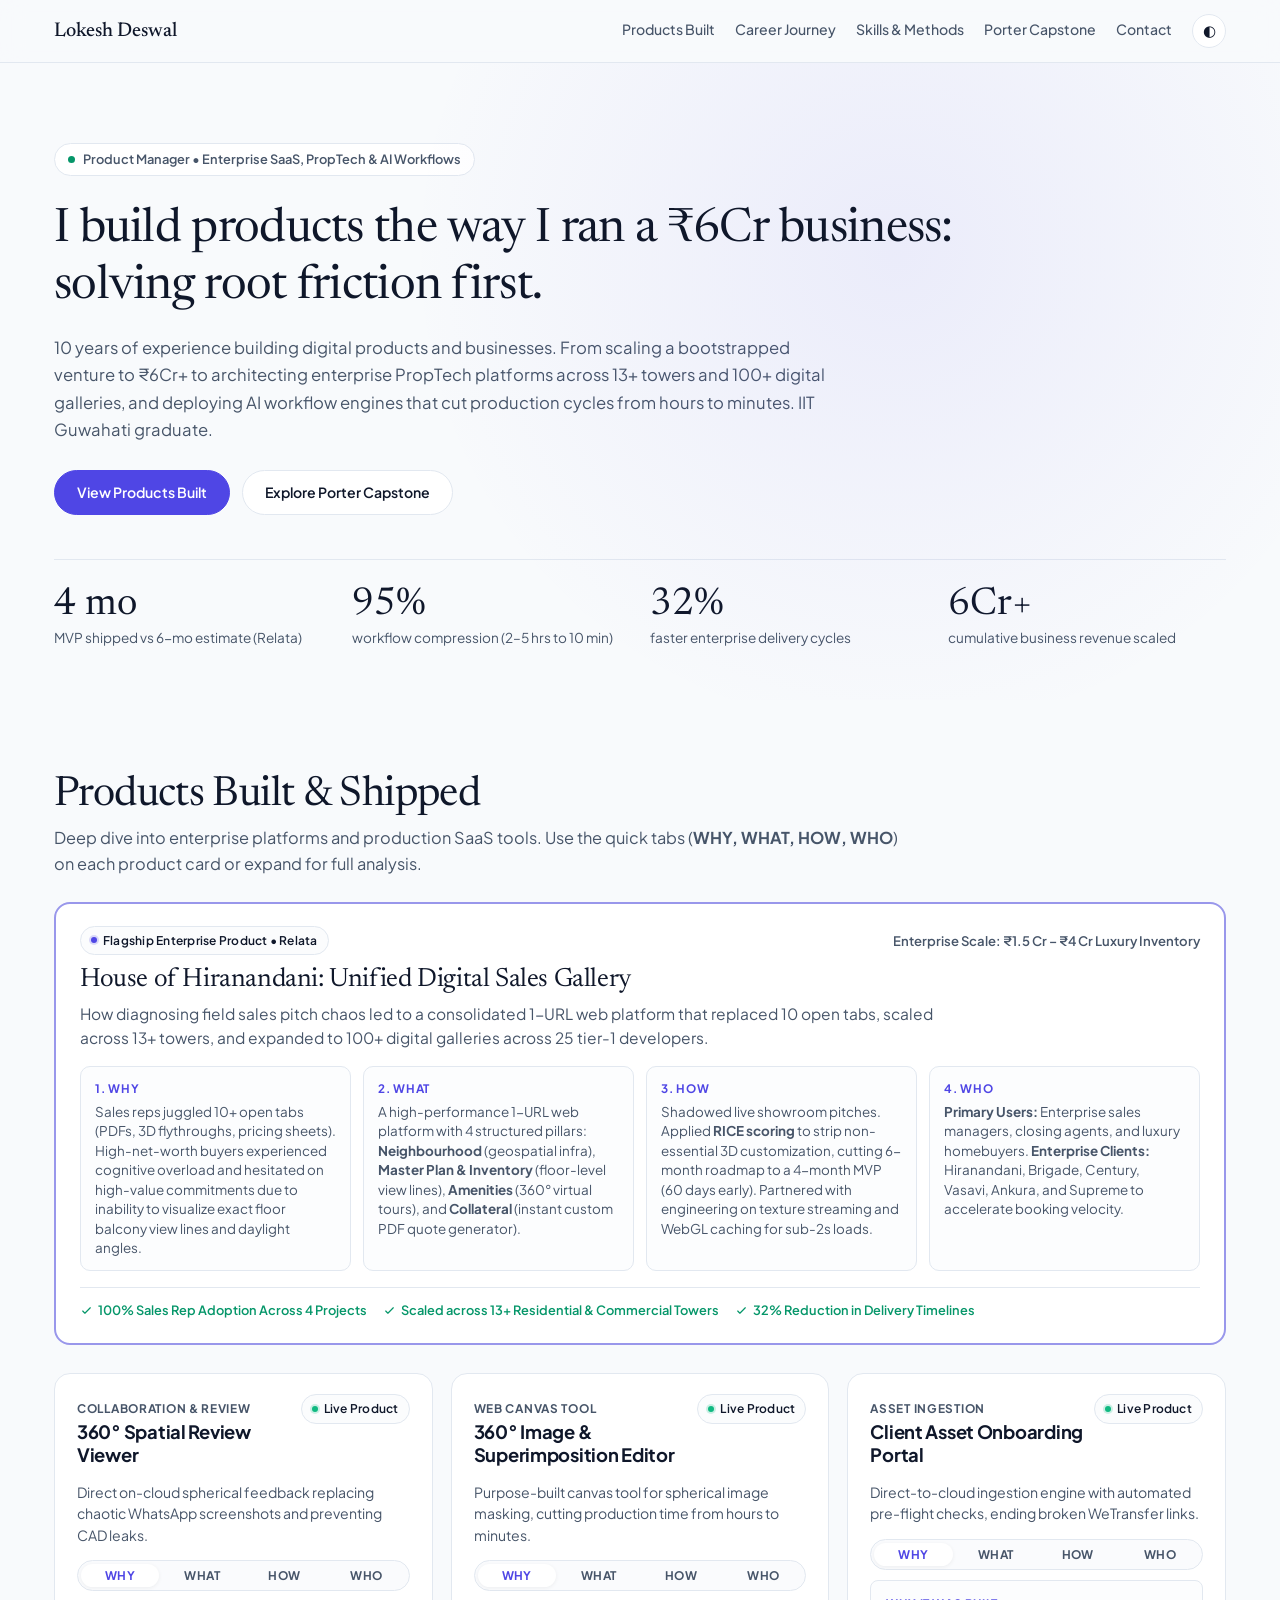
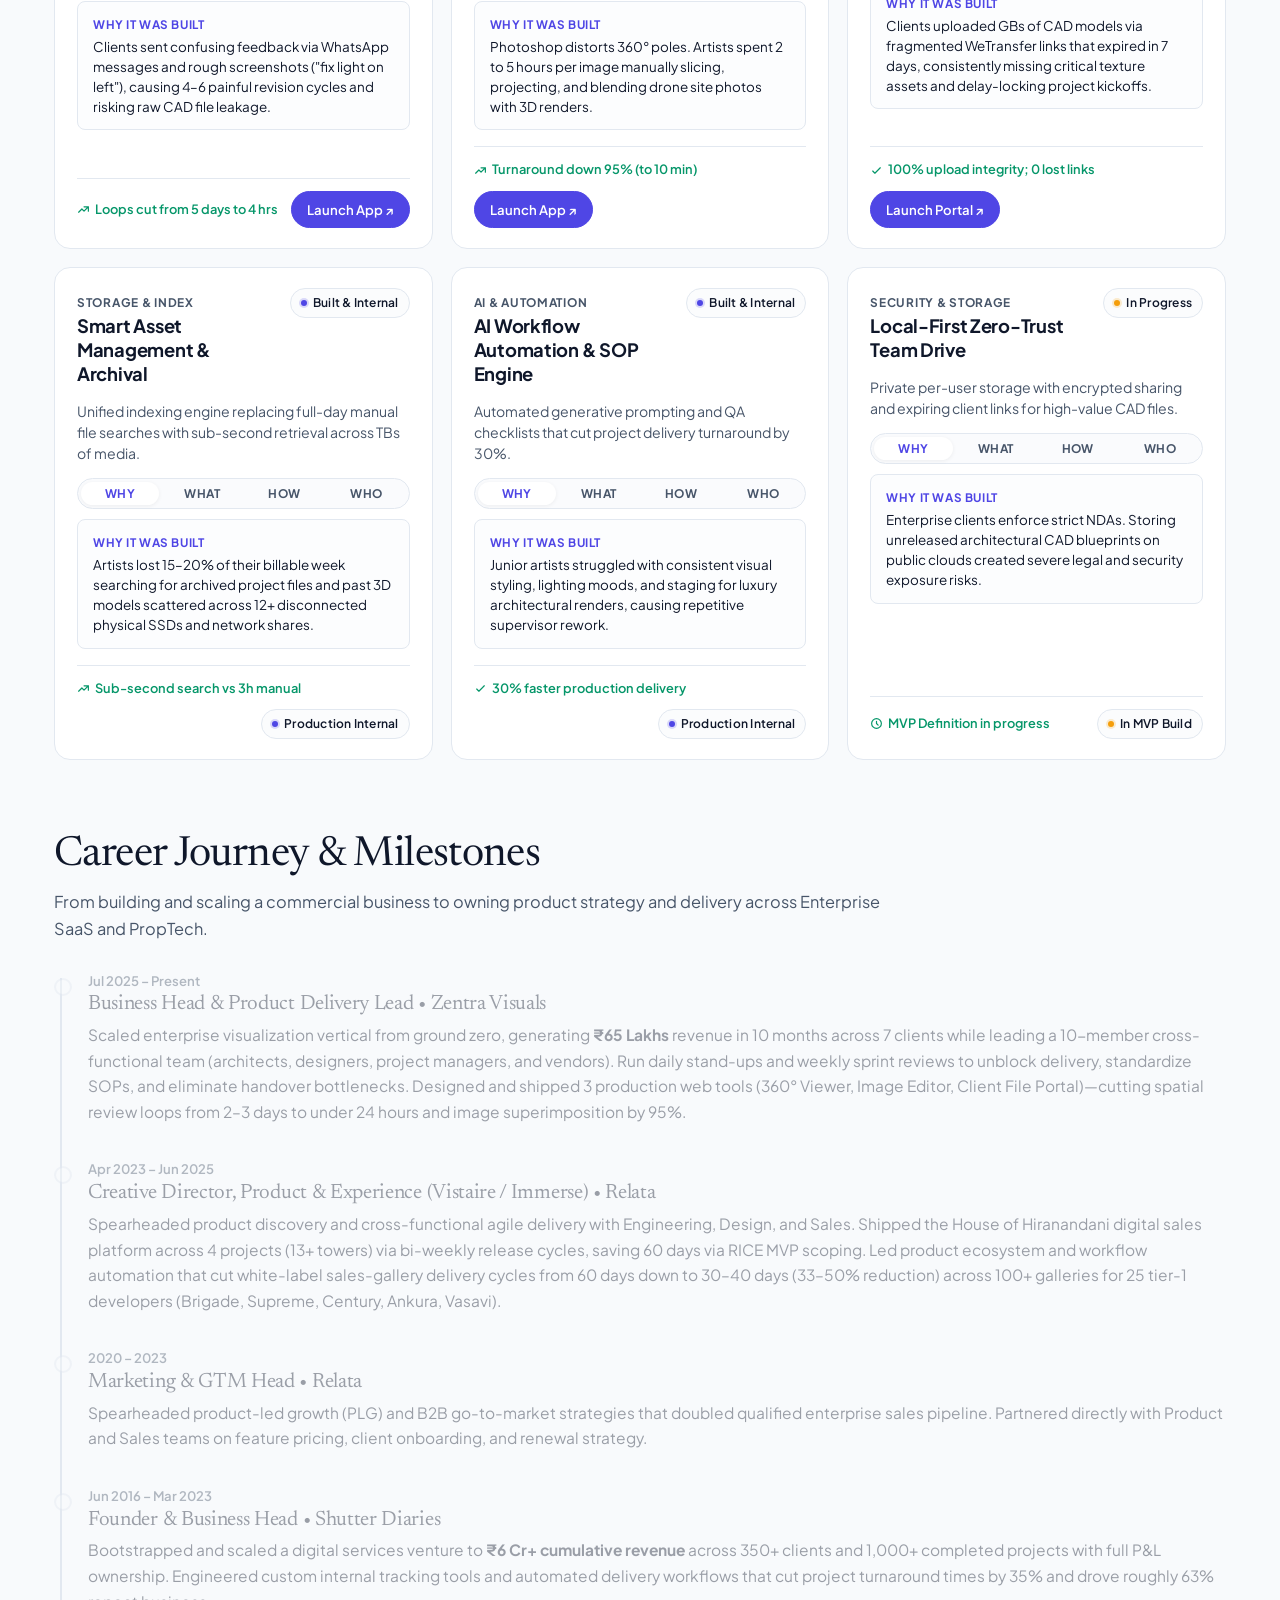
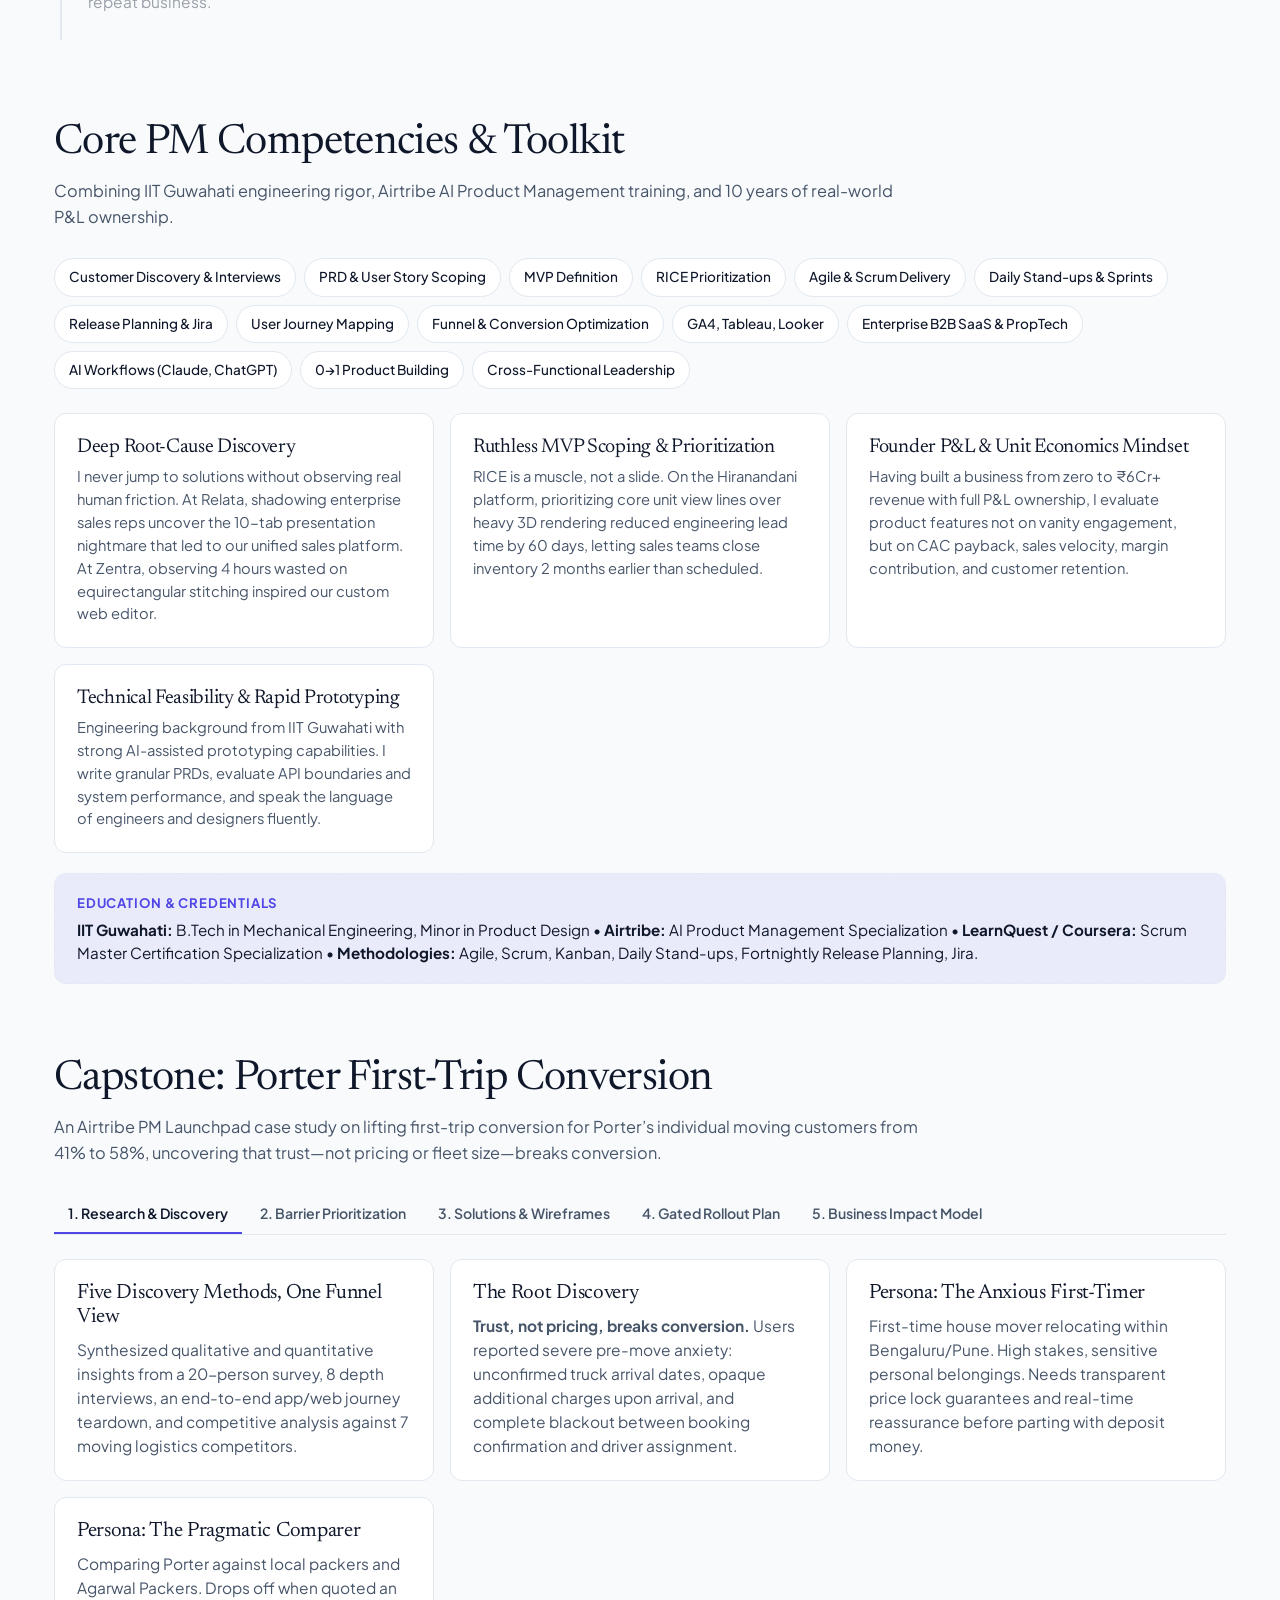
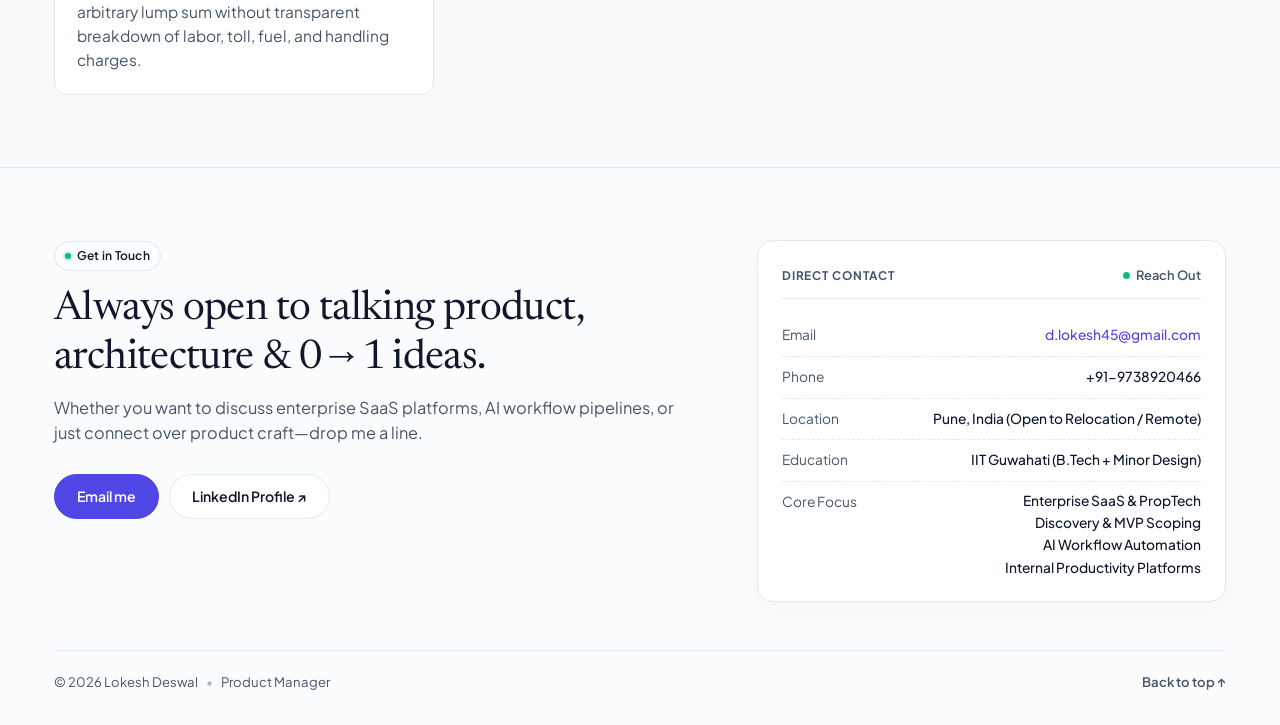
<file: index.html>
<!DOCTYPE html>
<html lang="en">
<head>
<meta charset="utf-8">
<meta name="viewport" content="width=device-width, initial-scale=1, viewport-fit=cover">
<title>Lokesh Deswal | Senior Product Manager & Builder</title>
<meta name="description" content="Portfolio of Lokesh Deswal — Product Manager with 10+ years across Enterprise SaaS, PropTech, and AI Workflows. IIT Guwahati alumnus.">

<!-- Google tag (gtag.js) - Google Analytics -->
<script async src="https://www.googletagmanager.com/gtag/js?id=G-7G4LE0TXHR"></script>
<script>
  window.dataLayer = window.dataLayer || [];
  function gtag(){dataLayer.push(arguments);}
  gtag('js', new Date());
  gtag('config', 'G-7G4LE0TXHR', {
    page_title: document.title,
    page_location: window.location.href,
    send_page_view: true
  });
</script>

<link rel="preconnect" href="https://fonts.googleapis.com">
<link rel="preconnect" href="https://fonts.gstatic.com" crossorigin>
<link href="https://fonts.googleapis.com/css2?family=Newsreader:ital,opsz,wght@0,6..72,400;0,6..72,500;1,6..72,400&family=Plus+Jakarta+Sans:ital,wght@0,400;0,500;0,600;0,700;1,400&display=swap" rel="stylesheet">
<style>
:root{
  --bg: #f8fafc;
  --fg: #0f172a;
  --mute: #475569;
  --subtle: #64748b;
  --line: #e2e8f0;
  --card: #ffffff;
  --card-elevated: #ffffff;
  --acc: #4f46e5;
  --acc-hover: #4338ca;
  --accfg: #ffffff;
  --soft: rgba(79, 70, 229, 0.08);
  --success: #059669;
  --success-bg: rgba(5, 150, 105, 0.08);
  --radius-sm: 8px;
  --radius-md: 12px;
  --radius-lg: 16px;
  box-sizing: border-box;
  padding-top: env(safe-area-inset-top, 0px);
  padding-bottom: env(safe-area-inset-bottom, 0px);
}

@media (prefers-color-scheme: dark){
  :root:not([data-theme="light"]){
    --bg: #090d16;
    --fg: #f1f5f9;
    --mute: #94a3b8;
    --subtle: #64748b;
    --line: #1e293b;
    --card: #0f172a;
    --card-elevated: #131c31;
    --acc: #6366f1;
    --acc-hover: #818cf8;
    --accfg: #090d16;
    --soft: rgba(99, 102, 241, 0.12);
    --success: #10b981;
    --success-bg: rgba(16, 185, 129, 0.12);
  }
}

:root[data-theme="dark"]{
  --bg: #090d16;
  --fg: #f1f5f9;
  --mute: #94a3b8;
  --subtle: #64748b;
  --line: #1e293b;
  --card: #0f172a;
  --card-elevated: #131c31;
  --acc: #6366f1;
  --acc-hover: #818cf8;
  --accfg: #090d16;
  --soft: rgba(99, 102, 241, 0.12);
  --success: #10b981;
  --success-bg: rgba(16, 185, 129, 0.12);
}

*{box-sizing:border-box}
html{scroll-behavior:smooth;scroll-padding-top:calc(74px + env(safe-area-inset-top,0px))}
body{margin:0;background:var(--bg);color:var(--fg);font:400 15.5px/1.65 'Plus Jakarta Sans',system-ui,sans-serif;transition:background .3s,color .3s;text-rendering:optimizeLegibility;-webkit-font-smoothing:antialiased}

h1,h2,h3{font-family:Newsreader,Georgia,serif;font-weight:400;line-height:1.15;margin:0;letter-spacing:-.015em}
.wrap{max-width:1220px;margin:0 auto;padding:0 24px}
section{padding:72px 0}
h2{font-size:clamp(1.85rem,3.4vw,2.6rem);margin-bottom:10px;color:var(--fg)}
.lead{color:var(--mute);max-width:72ch;margin:0 0 28px;font-size:1.02rem;line-height:1.6}

#bar{position:fixed;top:0;left:0;height:3px;width:100%;background:linear-gradient(90deg,var(--acc),#818cf8);transform-origin:0 50%;transform:scaleX(0);z-index:90}
nav{position:sticky;top:env(safe-area-inset-top,0px);z-index:50;background:color-mix(in srgb,var(--bg) 86%,transparent);backdrop-filter:blur(12px);border-bottom:1px solid var(--line)}
nav .wrap{display:flex;align-items:center;gap:20px;height:62px;overflow-x:auto;white-space:nowrap}
nav b{font:500 1.25rem Newsreader,serif;margin-right:auto;color:var(--fg);display:inline-flex;align-items:center;gap:8px}
nav a{color:var(--mute);text-decoration:none;font-size:.88rem;font-weight:500;padding:6px 0;border-bottom:2px solid transparent;transition:color .2s,border-color .2s}
nav a:hover,nav a.on{color:var(--fg);border-color:var(--acc)}
#theme{border:1px solid var(--line);background:var(--card);color:var(--fg);border-radius:99px;width:34px;height:34px;cursor:pointer;flex:none;font-size:.95rem;display:inline-flex;align-items:center;justify-content:center;transition:background .2s,border-color .2s}
#theme:hover{border-color:var(--acc)}
a:focus-visible,button:focus-visible{outline:3px solid var(--acc);outline-offset:2px}

.hero{position:relative;padding:80px 0 52px;overflow:hidden}
.hero::before{content:"";position:absolute;inset:0;background:radial-gradient(650px circle at var(--mx,70%) var(--my,30%),var(--soft),transparent 75%);pointer-events:none}
.hero-tagline{display:inline-flex;align-items:center;gap:8px;padding:5px 13px;background:var(--card);border:1px solid var(--line);border-radius:99px;font-size:.8rem;font-weight:600;color:var(--mute);margin-bottom:18px}
.hero-badge-dot{width:7px;height:7px;border-radius:50%;background:var(--success)}
.hero h1{font-size:clamp(2rem,3.7vw,3.1rem);margin:8px 0 18px;max-width:34ch;line-height:1.2;font-weight:400}
.hero h1 span{display:inline-block;opacity:0;transform:translateY(16px);animation:up .75s cubic-bezier(.2,.7,.2,1) forwards;animation-delay:calc(var(--i)*60ms + 100ms)}
@keyframes up{to{opacity:1;transform:none}}
.hero p{max-width:66ch;color:var(--mute);font-size:1.04rem;margin:0 0 26px;line-height:1.65}
.hero-actions{display:flex;flex-wrap:wrap;gap:12px;align-items:center;margin-bottom:8px}

.btn{display:inline-flex;align-items:center;justify-content:center;gap:6px;padding:10px 22px;border-radius:99px;border:1px solid var(--line);color:var(--fg);text-decoration:none;font-weight:600;font-size:.88rem;transition:all .2s;cursor:pointer;background:var(--card);font-family:inherit}
.btn:hover{border-color:var(--fg);transform:translateY(-2px)}
.btn.main{background:var(--acc);border-color:var(--acc);color:var(--accfg)}
.btn.main:hover{background:var(--acc-hover);border-color:var(--acc-hover)}
.btn-sm{padding:7px 15px;font-size:.82rem}
.btn-ghost{background:transparent;border-color:transparent;color:var(--mute);padding:7px 14px}
.btn-ghost:hover{background:var(--soft);color:var(--fg);transform:none}

.stats{display:grid;grid-template-columns:repeat(auto-fit,minmax(210px,1fr));gap:20px;margin-top:44px;border-top:1px solid var(--line);padding-top:24px}
.stats div{padding:2px 14px 0 0}
.stats b{display:block;font:400 2.4rem Newsreader,serif;line-height:1;margin-bottom:4px;color:var(--fg)}
.stats span{color:var(--mute);font-size:.85rem;line-height:1.42;display:block}

.rv{opacity:0;transform:translateY(18px);transition:opacity .65s ease,transform .65s ease}
.rv.in{opacity:1;transform:none}
.card{background:var(--card);border:1px solid var(--line);border-radius:var(--radius-md);padding:22px;transition:border-color .25s,box-shadow .25s}
.card:hover{border-color:color-mix(in srgb,var(--acc) 60%,var(--line))}
.grid{display:grid;gap:16px}
.g2{grid-template-columns:repeat(auto-fit,minmax(310px,1fr))}
.g3{display:grid;grid-template-columns:repeat(3,1fr);gap:18px}

/* Timeline */
.tl{position:relative;margin:0;padding:0 0 0 34px;list-style:none}
.tl::before,.tl::after{content:"";position:absolute;left:6px;top:8px;width:2px;background:var(--line);bottom:8px}
.tl::after{background:var(--acc);bottom:auto;height:calc((100% - 16px)*var(--p,0))}
.tl li{position:relative;padding-bottom:34px;opacity:.4;transition:opacity .35s}
.tl li.on{opacity:1}
.tl li::before{content:"";position:absolute;left:-34px;top:8px;width:14px;height:14px;border-radius:50%;background:var(--bg);border:2px solid var(--line);transition:all .35s}
.tl li.on::before{border-color:var(--acc);background:var(--acc)}
.tl h3{font-size:1.3rem;margin:2px 0 5px}
.tl small{color:var(--mute);display:block;font-size:.82rem;font-weight:600}

/* Status dots */
.dot{display:inline-flex;align-items:center;gap:6px;font-size:.75rem;font-weight:600;letter-spacing:.02em;color:var(--fg);padding:4px 10px;border-radius:99px;background:color-mix(in srgb,var(--bg) 60%,var(--card));border:1px solid var(--line);white-space:nowrap}
.dot::before{content:"";width:6px;height:6px;border-radius:50%;background:#10b981;box-shadow:0 0 0 2px rgba(16,185,129,.2)}
.dot.wip::before{background:#f59e0b;box-shadow:0 0 0 2px rgba(245,158,11,.2)}
.dot.built::before{background:var(--acc);box-shadow:0 0 0 2px rgba(79,70,229,.2)}

/* REDESIGNED PRODUCT CARD (Compact & Engaging) */
.product-card{display:flex;flex-direction:column;background:var(--card);border:1px solid var(--line);border-radius:var(--radius-lg);padding:20px 22px;transition:border-color .25s,box-shadow .25s}
.product-card:hover{border-color:color-mix(in srgb,var(--acc) 75%,var(--line));box-shadow:0 8px 24px rgba(0,0,0,.04)}
.product-head{display:flex;justify-content:space-between;align-items:flex-start;gap:10px;margin-bottom:10px}
.product-kicker{font-size:.74rem;text-transform:uppercase;letter-spacing:.06em;font-weight:700;color:var(--mute)}
.product-title{font-family:'Plus Jakarta Sans',sans-serif;font-weight:700;font-size:1.15rem;line-height:1.3;margin:0 0 5px;color:var(--fg)}
.product-summary{color:var(--mute);font-size:.88rem;line-height:1.5;margin:0 0 14px}

/* Mini Tab Strip for WHY / WHAT / HOW / WHO within each card */
.card-nav-strip{display:flex;gap:4px;background:color-mix(in srgb,var(--bg) 75%,var(--card));padding:3px;border-radius:99px;border:1px solid var(--line);margin-bottom:10px}
.card-nav-btn{flex:1;background:none;border:none;border-radius:99px;padding:4px 8px;font:700 .74rem 'Plus Jakarta Sans',sans-serif;text-transform:uppercase;letter-spacing:.04em;color:var(--mute);cursor:pointer;transition:all .18s;text-align:center}
.card-nav-btn.active{background:var(--card);color:var(--acc);box-shadow:0 1px 4px rgba(0,0,0,.06)}

/* Content box showing active 4-step tab */
.card-tab-display{background:color-mix(in srgb,var(--bg) 40%,var(--card));border:1px solid var(--line);border-radius:var(--radius-sm);padding:13px 15px;min-height:94px;display:flex;flex-direction:column;justify-content:center;margin-bottom:16px;transition:all .2s ease}
.card-tab-lead{font-size:.73rem;font-weight:700;text-transform:uppercase;letter-spacing:.05em;color:var(--acc);margin-bottom:3px;display:flex;align-items:center;gap:4px}
.card-tab-text{color:var(--fg);font-size:.84rem;line-height:1.48;margin:0}

.product-footer{display:flex;justify-content:space-between;align-items:center;margin-top:auto;padding-top:12px;border-top:1px solid var(--line);gap:10px;flex-wrap:wrap}
.metric-badge{font-size:.8rem;font-weight:600;color:var(--success);display:inline-flex;align-items:center;gap:5px}
.metric-badge svg{width:13px;height:13px;stroke-width:2.2}

/* Flagship Accordion / Grid */
.flagship-grid{display:grid;grid-template-columns:repeat(auto-fit,minmax(240px,1fr));gap:12px;margin:16px 0}
.flagship-pill{background:color-mix(in srgb,var(--bg) 50%,var(--card));border:1px solid var(--line);border-radius:10px;padding:12px 14px}
.flagship-pill-tag{font-size:.73rem;font-weight:700;text-transform:uppercase;letter-spacing:.06em;color:var(--acc);margin-bottom:4px}
.flagship-pill-text{font-size:.84rem;color:var(--mute);line-height:1.45;margin:0}

/* Tabs */
.tabs{display:flex;gap:4px;overflow-x:auto;border-bottom:1px solid var(--line);margin-bottom:24px;-webkit-overflow-scrolling:touch}
.tabs button{background:none;border:0;border-bottom:2px solid transparent;color:var(--mute);font:600 .88rem 'Plus Jakarta Sans',sans-serif;padding:10px 14px;cursor:pointer;white-space:nowrap;transition:color .2s}
.tabs button[aria-selected="true"]{color:var(--fg);border-color:var(--acc)}
.panel{animation:fade .35s ease}
.panel[hidden]{display:none}
@keyframes fade{from{opacity:0;transform:translateY(6px)}to{opacity:1;transform:none}}

/* Capstone Bar graph */
.bars{display:grid;gap:10px;margin:12px 0 20px}
.bar{display:grid;grid-template-columns:minmax(150px,240px) 1fr 50px;gap:12px;align-items:center;font-size:.86rem}
.bar i{display:block;height:11px;border-radius:99px;background:var(--line);overflow:hidden}
.bar b{display:block;height:100%;width:0;border-radius:99px;background:var(--mute);transition:width 1s cubic-bezier(.2,.7,.2,1)}
.bar.top b{background:var(--acc)}
.bar span:last-child{text-align:right;color:var(--mute);font-weight:600;font-variant-numeric:tabular-nums}

.chipset{display:flex;flex-wrap:wrap;gap:8px;margin-bottom:16px}
.chipset button{border:1px solid var(--line);background:var(--card);color:var(--fg);border-radius:99px;padding:6px 14px;font:600 .82rem 'Plus Jakarta Sans',sans-serif;cursor:pointer;transition:all .2s}
.chipset button[aria-pressed="true"]{background:var(--acc);border-color:var(--acc);color:var(--accfg)}
.ba{display:grid;grid-template-columns:1fr 1fr;gap:14px}
.ba .card:last-child{border-color:var(--acc);background:color-mix(in srgb,var(--card) 95%,var(--acc))}
.ba h3{font-size:1rem;color:var(--fg);margin-bottom:6px;font-family:'Plus Jakarta Sans',sans-serif;font-weight:700}

/* Calculator */
.calc label{display:grid;grid-template-columns:160px 1fr 90px;gap:10px;align-items:center;margin:12px 0;font-size:.88rem}
.calc output{text-align:right;font-weight:700;font-variant-numeric:tabular-nums}
input[type=range]{width:100%;accent-color:var(--acc)}
.res{display:grid;grid-template-columns:repeat(auto-fit,minmax(170px,1fr));gap:14px;margin-top:20px;padding-top:18px;border-top:1px solid var(--line)}
.res b{display:block;font:400 2.1rem Newsreader,serif;color:var(--acc);margin-bottom:2px}
.res span{color:var(--mute);font-size:.82rem}
.note{font-size:.84rem;color:var(--mute);margin-top:18px;line-height:1.55}

/* Skills Chips */
.chips{display:flex;flex-wrap:wrap;gap:8px}
.chips span{border:1px solid var(--line);background:var(--card);border-radius:99px;padding:7px 14px;font-size:.85rem;font-weight:500;transition:all .2s;cursor:default}
.chips span:hover{background:var(--acc);color:var(--accfg);border-color:var(--acc);transform:translateY(-2px)}

/* Footer */
footer{padding:72px 0 32px;border-top:1px solid var(--line);position:relative;background:color-mix(in srgb,var(--card) 30%,var(--bg))}
.footer-grid{display:grid;grid-template-columns:1.2fr .85fr;gap:40px;align-items:start}
footer h2{font-size:clamp(1.9rem,3.2vw,2.8rem);max-width:32ch;line-height:1.2;margin-bottom:0}
footer .lead{max-width:52ch;line-height:1.55}
.footer-actions{display:flex;flex-wrap:wrap;gap:10px;align-items:center;margin-top:24px}
.footer-card{background:var(--card);border:1px solid var(--line);border-radius:var(--radius-lg);padding:24px;box-shadow:0 6px 24px rgba(0,0,0,.03)}
.contact-header{display:flex;justify-content:space-between;align-items:center;margin-bottom:16px;padding-bottom:12px;border-bottom:1px solid var(--line)}
.contact-kicker{font-size:.74rem;text-transform:uppercase;letter-spacing:.08em;font-weight:700;color:var(--mute)}
.status-indicator{display:inline-flex;align-items:center;gap:6px;font-size:.8rem;color:var(--mute);font-weight:600}
.pulse-dot{display:inline-block;width:7px;height:7px;border-radius:50%;background:#10b981;box-shadow:0 0 0 0 rgba(16,185,129,.5);animation:pulse 2s infinite}
@keyframes pulse{0%{box-shadow:0 0 0 0 rgba(16,185,129,.5)}70%{box-shadow:0 0 0 6px rgba(16,185,129,0)}100%{box-shadow:0 0 0 0 rgba(16,185,129,0)}}
.contact-row{display:flex;justify-content:space-between;align-items:baseline;padding:9px 0;border-bottom:1px dashed var(--line);font-size:.86rem;gap:12px}
.contact-row:last-child{border-bottom:0;padding-bottom:0}
.contact-label{color:var(--mute);flex-shrink:0}
.contact-val{color:var(--fg);font-weight:500;text-align:right}
.contact-val a,.contact-row a.contact-val{color:var(--acc);text-decoration:none;transition:opacity .2s}
.contact-val a:hover,.contact-row a.contact-val:hover{opacity:.8;text-decoration:underline}
.footer-bottom{margin-top:48px;padding-top:20px;border-top:1px solid var(--line);display:flex;justify-content:space-between;align-items:center;font-size:.82rem;color:var(--mute);flex-wrap:wrap;gap:12px}
.footer-meta{display:flex;align-items:center;gap:8px}
.meta-sep{opacity:.4}
.back-to-top{color:var(--mute);text-decoration:none;font-weight:600;display:inline-flex;align-items:center;gap:4px;transition:color .2s}
.back-to-top:hover{color:var(--acc)}

/* Modal & ATS */
.modal-overlay{position:fixed;inset:0;background:rgba(0,0,0,.65);backdrop-filter:blur(6px);-webkit-backdrop-filter:blur(6px);z-index:100;display:flex;align-items:center;justify-content:center;padding:16px;opacity:0;visibility:hidden;transition:opacity .25s ease,visibility .25s ease}
.modal-overlay.open{opacity:1;visibility:visible}
.modal-card{background:var(--card);border:1px solid var(--line);border-radius:16px;width:100%;max-width:880px;max-height:90vh;display:flex;flex-direction:column;box-shadow:0 24px 60px rgba(0,0,0,.35);transform:translateY(16px);transition:transform .25s cubic-bezier(.16,1,.3,1);overflow:hidden}
.modal-overlay.open .modal-card{transform:translateY(0)}
.modal-header{padding:14px 20px;border-bottom:1px solid var(--line);display:flex;align-items:center;justify-content:space-between;gap:10px;background:var(--card);flex-wrap:wrap}
.modal-header h3{font:500 1.2rem Newsreader,serif;margin:0}
.modal-actions{display:flex;align-items:center;gap:8px}
.modal-body{padding:24px 28px;overflow-y:auto;font-size:.92rem;line-height:1.65;color:var(--fg)}
.modal-close{border:1px solid var(--line);background:var(--card);color:var(--fg);border-radius:99px;width:32px;height:32px;cursor:pointer;font-size:1rem;display:inline-flex;align-items:center;justify-content:center;transition:background .2s}
.modal-close:hover{background:var(--line)}
.ats-doc h1{font:700 1.65rem Newsreader,Georgia,serif;letter-spacing:-.01em;margin:0 0 4px}
.ats-subtitle{color:var(--acc);font-weight:600;font-size:1rem;margin-bottom:6px}
.ats-meta{color:var(--mute);font-size:.85rem;margin-bottom:18px;padding-bottom:12px;border-bottom:1px solid var(--line)}
.ats-sec{font-family:'Plus Jakarta Sans',sans-serif;font-size:.78rem;font-weight:700;text-transform:uppercase;letter-spacing:.08em;color:var(--mute);margin:20px 0 8px;padding-bottom:4px;border-bottom:1px solid var(--line)}
.ats-role{display:flex;justify-content:space-between;align-items:baseline;font-weight:600;margin-top:12px}
.ats-role span:last-child{color:var(--mute);font-size:.84rem;font-weight:400}
.ats-company{color:var(--acc);font-weight:600;font-size:.88rem;margin-bottom:5px}
.ats-list{margin:6px 0 14px 18px;padding:0}
.ats-list li{margin-bottom:5px;color:var(--fg);font-size:.88rem}
.toast{position:fixed;bottom:20px;left:50%;transform:translateX(-50%) translateY(30px);background:var(--fg);color:var(--bg);padding:9px 18px;border-radius:99px;font-size:.85rem;font-weight:600;opacity:0;visibility:hidden;transition:all .3s ease;z-index:120;box-shadow:0 8px 24px rgba(0,0,0,.25)}
.toast.show{transform:translateX(-50%) translateY(0);opacity:1;visibility:visible}

/* RESPONSIVE OPTIMIZATIONS (TABLET & MOBILE) */
@media (max-width:1080px){
  .wrap{padding:0 20px}
  .g3{grid-template-columns:repeat(2,1fr);gap:16px}
}
@media (max-width:768px){
  .footer-grid{grid-template-columns:1fr;gap:32px}
  .wrap{padding:0 16px}
  section{padding:54px 0}
  .hero{padding:58px 0 36px}
  .hero h1{font-size:1.85rem}
  .stats{grid-template-columns:1fr 1fr;gap:14px;margin-top:30px}
}
@media (max-width:640px){
  .wrap{padding:0 14px}
  .g3{grid-template-columns:1fr}
  .hero h1{max-width:100%}
  .ba{grid-template-columns:1fr}
  .calc label{grid-template-columns:1fr 1fr}
  .calc input{grid-column:1/-1;order:3}
  .bar{grid-template-columns:1fr 1fr 40px}
  .flagship-grid{grid-template-columns:1fr}
  .modal-body{padding:18px 14px}
  .card{padding:18px}
  .product-card{padding:16px}
}
@media (prefers-reduced-motion:reduce){
  *{animation:none!important;transition:none!important}
  .rv,.hero h1 span{opacity:1;transform:none}
  html{scroll-behavior:auto}
}

@media print{
  body *{visibility:hidden}
  #resumeModal,#resumeModal *{visibility:visible}
  #resumeModal{position:absolute;left:0;top:0;width:100%;height:auto;background:#fff!important;color:#000!important;padding:0;margin:0}
  .modal-card{border:none!important;box-shadow:none!important;max-width:100%!important;max-height:none!important;overflow:visible!important}
  .modal-header,.modal-actions,#bar,nav,footer,#theme,.toast{display:none!important}
  .modal-body{padding:0!important;color:#000!important}
  .ats-sec{color:#444!important;border-color:#ccc!important}
  .ats-company{color:#111!important}
  .ats-role span:last-child{color:#555!important}
}
</style>
</head>
<body>
<div id="bar"></div>
<nav>
  <div class="wrap">
    <b>
      <span>Lokesh Deswal</span>
    </b>
    <a href="#work" data-ga="nav_work">Products Built</a>
    <a href="#journey" data-ga="nav_journey">Career Journey</a>
    <a href="#skills" data-ga="nav_skills">Skills &amp; Methods</a>
    <a href="#capstone" data-ga="nav_capstone">Porter Capstone</a>
    <a href="#contact" data-ga="nav_contact">Contact</a>
    <button id="theme" aria-label="Toggle light and dark theme">◐</button>
  </div>
</nav>

<header class="hero" id="top"><div class="wrap">
  <div class="hero-tagline">
    <span class="hero-badge-dot"></span>
    <span>Product Manager • Enterprise SaaS, PropTech &amp; AI Workflows</span>
  </div>
  <h1 id="h1">I build products the way I ran a ₹6Cr business: solving root friction first.</h1>
  <p>10 years of experience building digital products and businesses. From scaling a bootstrapped venture to ₹6Cr+ to architecting enterprise PropTech platforms across 13+ towers and 100+ digital galleries, and deploying AI workflow engines that cut production cycles from hours to minutes. IIT Guwahati graduate.</p>
  <div class="hero-actions">
    <a class="btn main" href="#work" data-ga="hero_cta_work">View Products Built</a>
    <a class="btn" href="#capstone" data-ga="hero_cta_capstone">Explore Porter Capstone</a>
  </div>
  <div class="stats">
    <div><b data-n="4" data-s=" mo">0</b><span>MVP shipped vs 6-mo estimate (Relata)</span></div>
    <div><b data-n="95" data-s="%">0</b><span>workflow compression (2–5 hrs to 10 min)</span></div>
    <div><b data-n="32" data-s="%">0</b><span>faster enterprise delivery cycles</span></div>
    <div><b data-n="6" data-s="Cr+">0</b><span>cumulative business revenue scaled</span></div>
  </div>
</div></header>

<section id="work"><div class="wrap">
  <div style="display:flex;justify-content:space-between;align-items:flex-end;flex-wrap:wrap;gap:12px;margin-bottom:24px">
    <div>
      <h2 class="rv" style="margin-bottom:6px">Products Built &amp; Shipped</h2>
      <p class="lead rv" style="margin-bottom:0">Deep dive into enterprise platforms and production SaaS tools. Use the quick tabs (<strong>WHY, WHAT, HOW, WHO</strong>) on each product card or expand for full analysis.</p>
    </div>
  </div>

  <!-- Flagship Enterprise Case Study -->
  <div class="card feat rv" style="margin-bottom:28px;background:var(--card);border:2px solid color-mix(in srgb,var(--acc) 50%,var(--line));border-radius:var(--radius-lg);padding:22px 24px">
    <div style="display:flex;justify-content:space-between;align-items:center;flex-wrap:wrap;gap:10px;margin-bottom:10px">
      <div class="dot built">Flagship Enterprise Product • Relata</div>
      <span style="font-size:.82rem;color:var(--mute);font-weight:600">Enterprise Scale: ₹1.5 Cr – ₹4 Cr Luxury Inventory</span>
    </div>
    <h3 style="font-size:1.65rem;margin-bottom:6px">House of Hiranandani: Unified Digital Sales Gallery</h3>
    <p style="color:var(--mute);margin:0 0 14px;max-width:78ch;line-height:1.55">How diagnosing field sales pitch chaos led to a consolidated 1-URL web platform that replaced 10 open tabs, scaled across 13+ towers, and expanded to 100+ digital galleries across 25 tier-1 developers.</p>
    
    <div class="flagship-grid">
      <div class="flagship-pill">
        <div class="flagship-pill-tag">1. WHY</div>
        <p class="flagship-pill-text">Sales reps juggled 10+ open tabs (PDFs, 3D flythroughs, pricing sheets). High-net-worth buyers experienced cognitive overload and hesitated on high-value commitments due to inability to visualize exact floor balcony view lines and daylight angles.</p>
      </div>
      <div class="flagship-pill">
        <div class="flagship-pill-tag">2. WHAT</div>
        <p class="flagship-pill-text">A high-performance 1-URL web platform with 4 structured pillars: <strong>Neighbourhood</strong> (geospatial infra), <strong>Master Plan &amp; Inventory</strong> (floor-level view lines), <strong>Amenities</strong> (360° virtual tours), and <strong>Collateral</strong> (instant custom PDF quote generator).</p>
      </div>
      <div class="flagship-pill">
        <div class="flagship-pill-tag">3. HOW</div>
        <p class="flagship-pill-text">Shadowed live showroom pitches. Applied <strong>RICE scoring</strong> to strip non-essential 3D customization, cutting 6-month roadmap to a 4-month MVP (60 days early). Partnered with engineering on texture streaming and WebGL caching for sub-2s loads.</p>
      </div>
      <div class="flagship-pill">
        <div class="flagship-pill-tag">4. WHO</div>
        <p class="flagship-pill-text"><strong>Primary Users:</strong> Enterprise sales managers, closing agents, and luxury homebuyers. <strong>Enterprise Clients:</strong> Hiranandani, Brigade, Century, Vasavi, Ankura, and Supreme to accelerate booking velocity.</p>
      </div>
    </div>
    
    <div style="display:flex;gap:16px;align-items:center;flex-wrap:wrap;border-top:1px solid var(--line);padding-top:12px">
      <span class="metric-badge">
        <svg fill="none" viewBox="0 0 24 24" stroke="currentColor"><path stroke-linecap="round" stroke-linejoin="round" d="M5 13l4 4L19 7"/></svg>
        100% Sales Rep Adoption Across 4 Projects
      </span>
      <span class="metric-badge">
        <svg fill="none" viewBox="0 0 24 24" stroke="currentColor"><path stroke-linecap="round" stroke-linejoin="round" d="M5 13l4 4L19 7"/></svg>
        Scaled across 13+ Residential &amp; Commercial Towers
      </span>
      <span class="metric-badge">
        <svg fill="none" viewBox="0 0 24 24" stroke="currentColor"><path stroke-linecap="round" stroke-linejoin="round" d="M5 13l4 4L19 7"/></svg>
        32% Reduction in Delivery Timelines
      </span>
    </div>
  </div>

  <!-- 6 Products with Dynamic Interactive WHY / WHAT / HOW / WHO Tabs -->
  <div class="grid g3">

    <!-- 1. 360 Review Viewer -->
    <div class="product-card rv" id="card-p1">
      <div class="product-head">
        <div>
          <span class="product-kicker">Collaboration &amp; Review</span>
          <h3 class="product-title">360° Spatial Review Viewer</h3>
        </div>
        <span class="dot">Live Product</span>
      </div>
      <p class="product-summary">Direct on-cloud spherical feedback replacing chaotic WhatsApp screenshots and preventing CAD leaks.</p>
      
      <div class="card-nav-strip">
        <button class="card-nav-btn active" data-card="p1" data-step="why">Why</button>
        <button class="card-nav-btn" data-card="p1" data-step="what">What</button>
        <button class="card-nav-btn" data-card="p1" data-step="how">How</button>
        <button class="card-nav-btn" data-card="p1" data-step="who">Who</button>
      </div>
      
      <div class="card-tab-display" id="display-p1">
        <div class="card-tab-lead">Why it was built</div>
        <p class="card-tab-text">Clients sent confusing feedback via WhatsApp messages and rough screenshots ("fix light on left"), causing 4–6 painful revision cycles and risking raw CAD file leakage.</p>
      </div>

      
      <div class="product-footer">
        <span class="metric-badge">
          <svg fill="none" viewBox="0 0 24 24" stroke="currentColor"><path stroke-linecap="round" stroke-linejoin="round" d="M13 7h8m0 0v8m0-8l-8 8-4-4-6 6"/></svg>
          Loops cut from 5 days to 4 hrs
        </span>
        <a href="https://viewer.zentravisuals.com/?utm_source=portfolio&utm_medium=referral&utm_campaign=portfolio_product_link" target="_blank" rel="noopener" class="btn btn-sm main" data-ga="product_viewer" data-product="360_viewer">Launch App ↗</a>
      </div>
    </div>

    <!-- 2. 360 Image Editor -->
    <div class="product-card rv" id="card-p2">
      <div class="product-head">
        <div>
          <span class="product-kicker">Web Canvas Tool</span>
          <h3 class="product-title">360° Image &amp; Superimposition Editor</h3>
        </div>
        <span class="dot">Live Product</span>
      </div>
      <p class="product-summary">Purpose-built canvas tool for spherical image masking, cutting production time from hours to minutes.</p>
      
      <div class="card-nav-strip">
        <button class="card-nav-btn active" data-card="p2" data-step="why">Why</button>
        <button class="card-nav-btn" data-card="p2" data-step="what">What</button>
        <button class="card-nav-btn" data-card="p2" data-step="how">How</button>
        <button class="card-nav-btn" data-card="p2" data-step="who">Who</button>
      </div>
      
      <div class="card-tab-display" id="display-p2">
        <div class="card-tab-lead">Why it was built</div>
        <p class="card-tab-text">Photoshop distorts 360° poles. Artists spent 2 to 5 hours per image manually slicing, projecting, and blending drone site photos with 3D renders.</p>
      </div>

      
      <div class="product-footer">
        <span class="metric-badge">
          <svg fill="none" viewBox="0 0 24 24" stroke="currentColor"><path stroke-linecap="round" stroke-linejoin="round" d="M13 7h8m0 0v8m0-8l-8 8-4-4-6 6"/></svg>
          Turnaround down 95% (to 10 min)
        </span>
        <a href="https://editor.zentravisuals.com/?utm_source=portfolio&utm_medium=referral&utm_campaign=portfolio_product_link" target="_blank" rel="noopener" class="btn btn-sm main" data-ga="product_editor" data-product="360_editor">Launch App ↗</a>
      </div>
    </div>

    <!-- 3. Client Asset Ingestion Portal -->
    <div class="product-card rv" id="card-p3">
      <div class="product-head">
        <div>
          <span class="product-kicker">Asset Ingestion</span>
          <h3 class="product-title">Client Asset Onboarding Portal</h3>
        </div>
        <span class="dot">Live Product</span>
      </div>
      <p class="product-summary">Direct-to-cloud ingestion engine with automated pre-flight checks, ending broken WeTransfer links.</p>
      
      <div class="card-nav-strip">
        <button class="card-nav-btn active" data-card="p3" data-step="why">Why</button>
        <button class="card-nav-btn" data-card="p3" data-step="what">What</button>
        <button class="card-nav-btn" data-card="p3" data-step="how">How</button>
        <button class="card-nav-btn" data-card="p3" data-step="who">Who</button>
      </div>
      
      <div class="card-tab-display" id="display-p3">
        <div class="card-tab-lead">Why it was built</div>
        <p class="card-tab-text">Clients uploaded GBs of CAD models via fragmented WeTransfer links that expired in 7 days, consistently missing critical texture assets and delay-locking project kickoffs.</p>
      </div>

      
      <div class="product-footer">
        <span class="metric-badge">
          <svg fill="none" viewBox="0 0 24 24" stroke="currentColor"><path stroke-linecap="round" stroke-linejoin="round" d="M5 13l4 4L19 7"/></svg>
          100% upload integrity; 0 lost links
        </span>
        <a href="https://portal.zentravisuals.com/?utm_source=portfolio&utm_medium=referral&utm_campaign=portfolio_product_link" target="_blank" rel="noopener" class="btn btn-sm main" data-ga="product_portal" data-product="client_portal">Launch Portal ↗</a>
      </div>
    </div>

    <!-- 4. Smart Asset & File Archival -->
    <div class="product-card rv" id="card-p4">
      <div class="product-head">
        <div>
          <span class="product-kicker">Storage &amp; Index</span>
          <h3 class="product-title">Smart Asset Management &amp; Archival</h3>
        </div>
        <span class="dot built">Built &amp; Internal</span>
      </div>
      <p class="product-summary">Unified indexing engine replacing full-day manual file searches with sub-second retrieval across TBs of media.</p>
      
      <div class="card-nav-strip">
        <button class="card-nav-btn active" data-card="p4" data-step="why">Why</button>
        <button class="card-nav-btn" data-card="p4" data-step="what">What</button>
        <button class="card-nav-btn" data-card="p4" data-step="how">How</button>
        <button class="card-nav-btn" data-card="p4" data-step="who">Who</button>
      </div>
      
      <div class="card-tab-display" id="display-p4">
        <div class="card-tab-lead">Why it was built</div>
        <p class="card-tab-text">Artists lost 15–20% of their billable week searching for archived project files and past 3D models scattered across 12+ disconnected physical SSDs and network shares.</p>
      </div>

      
      <div class="product-footer">
        <span class="metric-badge">
          <svg fill="none" viewBox="0 0 24 24" stroke="currentColor"><path stroke-linecap="round" stroke-linejoin="round" d="M13 7h8m0 0v8m0-8l-8 8-4-4-6 6"/></svg>
          Sub-second search vs 3h manual
        </span>
        <span class="dot built" style="margin-left:auto">Production Internal</span>
      </div>
    </div>

    <!-- 5. AI Workflow Automation Engine -->
    <div class="product-card rv" id="card-p5">
      <div class="product-head">
        <div>
          <span class="product-kicker">AI &amp; Automation</span>
          <h3 class="product-title">AI Workflow Automation &amp; SOP Engine</h3>
        </div>
        <span class="dot built">Built &amp; Internal</span>
      </div>
      <p class="product-summary">Automated generative prompting and QA checklists that cut project delivery turnaround by 30%.</p>
      
      <div class="card-nav-strip">
        <button class="card-nav-btn active" data-card="p5" data-step="why">Why</button>
        <button class="card-nav-btn" data-card="p5" data-step="what">What</button>
        <button class="card-nav-btn" data-card="p5" data-step="how">How</button>
        <button class="card-nav-btn" data-card="p5" data-step="who">Who</button>
      </div>
      
      <div class="card-tab-display" id="display-p5">
        <div class="card-tab-lead">Why it was built</div>
        <p class="card-tab-text">Junior artists struggled with consistent visual styling, lighting moods, and staging for luxury architectural renders, causing repetitive supervisor rework.</p>
      </div>

      
      <div class="product-footer">
        <span class="metric-badge">
          <svg fill="none" viewBox="0 0 24 24" stroke="currentColor"><path stroke-linecap="round" stroke-linejoin="round" d="M5 13l4 4L19 7"/></svg>
          30% faster production delivery
        </span>
        <span class="dot built" style="margin-left:auto">Production Internal</span>
      </div>
    </div>

    <!-- 6. Local-First Team Drive -->
    <div class="product-card rv" id="card-p6">
      <div class="product-head">
        <div>
          <span class="product-kicker">Security &amp; Storage</span>
          <h3 class="product-title">Local-First Zero-Trust Team Drive</h3>
        </div>
        <span class="dot wip">In Progress</span>
      </div>
      <p class="product-summary">Private per-user storage with encrypted sharing and expiring client links for high-value CAD files.</p>
      
      <div class="card-nav-strip">
        <button class="card-nav-btn active" data-card="p6" data-step="why">Why</button>
        <button class="card-nav-btn" data-card="p6" data-step="what">What</button>
        <button class="card-nav-btn" data-card="p6" data-step="how">How</button>
        <button class="card-nav-btn" data-card="p6" data-step="who">Who</button>
      </div>
      
      <div class="card-tab-display" id="display-p6">
        <div class="card-tab-lead">Why it was built</div>
        <p class="card-tab-text">Enterprise clients enforce strict NDAs. Storing unreleased architectural CAD blueprints on public clouds created severe legal and security exposure risks.</p>
      </div>

      
      <div class="product-footer">
        <span class="metric-badge">
          <svg fill="none" viewBox="0 0 24 24" stroke="currentColor"><path stroke-linecap="round" stroke-linejoin="round" d="M12 8v4l3 3m6-3a9 9 0 11-18 0 9 9 0 0118 0z"/></svg>
          MVP Definition in progress
        </span>
        <span class="dot wip" style="margin-left:auto">In MVP Build</span>
      </div>
    </div>

  </div>
</div></section>

<section id="journey" style="padding-top:0"><div class="wrap">
  <h2 class="rv">Career Journey &amp; Milestones</h2>
  <p class="lead rv">From building and scaling a commercial business to owning product strategy and delivery across Enterprise SaaS and PropTech.</p>
  <ol class="tl" id="tl">
    <li>
      <small>Jul 2025 – Present</small>
      <h3>Business Head &amp; Product Delivery Lead • Zentra Visuals</h3>
      Scaled enterprise visualization vertical from ground zero, generating <strong>₹65 Lakhs</strong> revenue in 10 months across 7 clients while leading a 10-member cross-functional team (architects, designers, project managers, and vendors). Run daily stand-ups and weekly sprint reviews to unblock delivery, standardize SOPs, and eliminate handover bottlenecks. Designed and shipped 3 production web tools (360° Viewer, Image Editor, Client File Portal)—cutting spatial review loops from 2–3 days to under 24 hours and image superimposition by 95%.
    </li>
    <li>
      <small>Apr 2023 – Jun 2025</small>
      <h3>Creative Director, Product &amp; Experience (Vistaire / Immerse) • Relata</h3>
      Spearheaded product discovery and cross-functional agile delivery with Engineering, Design, and Sales. Shipped the House of Hiranandani digital sales platform across 4 projects (13+ towers) via bi-weekly release cycles, saving 60 days via RICE MVP scoping. Led product ecosystem and workflow automation that cut white-label sales-gallery delivery cycles from 60 days down to 30–40 days (33–50% reduction) across 100+ galleries for 25 tier-1 developers (Brigade, Supreme, Century, Ankura, Vasavi).
    </li>
    <li>
      <small>2020 – 2023</small>
      <h3>Marketing &amp; GTM Head • Relata</h3>
      Spearheaded product-led growth (PLG) and B2B go-to-market strategies that doubled qualified enterprise sales pipeline. Partnered directly with Product and Sales teams on feature pricing, client onboarding, and renewal strategy.
    </li>
    <li>
      <small>Jun 2016 – Mar 2023</small>
      <h3>Founder &amp; Business Head • Shutter Diaries</h3>
      Bootstrapped and scaled a digital services venture to <strong>₹6 Cr+ cumulative revenue</strong> across 350+ clients and 1,000+ completed projects with full P&amp;L ownership. Engineered custom internal tracking tools and automated delivery workflows that cut project turnaround times by 35% and drove roughly 63% repeat business.
    </li>
  </ol>
</div></section>

<section id="skills" style="padding-top:0"><div class="wrap">
  <h2 class="rv">Core PM Competencies &amp; Toolkit</h2>
  <p class="lead rv">Combining IIT Guwahati engineering rigor, Airtribe AI Product Management training, and 10 years of real-world P&amp;L ownership.</p>
  
  <div class="chips rv">
    <span>Customer Discovery &amp; Interviews</span>
    <span>PRD &amp; User Story Scoping</span>
    <span>MVP Definition</span>
    <span>RICE Prioritization</span>
    <span>Agile &amp; Scrum Delivery</span>
    <span>Daily Stand-ups &amp; Sprints</span>
    <span>Release Planning &amp; Jira</span>
    <span>User Journey Mapping</span>
    <span>Funnel &amp; Conversion Optimization</span>
    <span>GA4, Tableau, Looker</span>
    <span>Enterprise B2B SaaS &amp; PropTech</span>
    <span>AI Workflows (Claude, ChatGPT)</span>
    <span>0→1 Product Building</span>
    <span>Cross-Functional Leadership</span>
  </div>

  <div class="grid g2" style="margin-top:24px">
    <div class="card rv">
      <h3 style="font-size:1.25rem;margin-bottom:6px">Deep Root-Cause Discovery</h3>
      <p style="margin:0;color:var(--mute);font-size:.92rem;line-height:1.55">I never jump to solutions without observing real human friction. At Relata, shadowing enterprise sales reps uncover the 10-tab presentation nightmare that led to our unified sales platform. At Zentra, observing 4 hours wasted on equirectangular stitching inspired our custom web editor.</p>
    </div>
    <div class="card rv">
      <h3 style="font-size:1.25rem;margin-bottom:6px">Ruthless MVP Scoping &amp; Prioritization</h3>
      <p style="margin:0;color:var(--mute);font-size:.92rem;line-height:1.55">RICE is a muscle, not a slide. On the Hiranandani platform, prioritizing core unit view lines over heavy 3D rendering reduced engineering lead time by 60 days, letting sales teams close inventory 2 months earlier than scheduled.</p>
    </div>
    <div class="card rv">
      <h3 style="font-size:1.25rem;margin-bottom:6px">Founder P&amp;L &amp; Unit Economics Mindset</h3>
      <p style="margin:0;color:var(--mute);font-size:.92rem;line-height:1.55">Having built a business from zero to ₹6Cr+ revenue with full P&amp;L ownership, I evaluate product features not on vanity engagement, but on CAC payback, sales velocity, margin contribution, and customer retention.</p>
    </div>
    <div class="card rv">
      <h3 style="font-size:1.25rem;margin-bottom:6px">Technical Feasibility &amp; Rapid Prototyping</h3>
      <p style="margin:0;color:var(--mute);font-size:.92rem;line-height:1.55">Engineering background from IIT Guwahati with strong AI-assisted prototyping capabilities. I write granular PRDs, evaluate API boundaries and system performance, and speak the language of engineers and designers fluently.</p>
    </div>
  </div>

  <div class="card feat rv" style="margin-top:20px;border:1px dashed var(--line);background:var(--soft);padding:18px 22px">
    <div style="font-size:.82rem;font-weight:700;text-transform:uppercase;letter-spacing:.06em;color:var(--acc);margin-bottom:4px">Education &amp; Credentials</div>
    <p style="margin:0;color:var(--fg);font-size:.95rem;line-height:1.55">
      <strong>IIT Guwahati:</strong> B.Tech in Mechanical Engineering, Minor in Product Design • <strong>Airtribe:</strong> AI Product Management Specialization • <strong>LearnQuest / Coursera:</strong> Scrum Master Certification Specialization • <strong>Methodologies:</strong> Agile, Scrum, Kanban, Daily Stand-ups, Fortnightly Release Planning, Jira.
    </p>
  </div>
</div></section>

<section id="capstone" style="padding-top:0"><div class="wrap">
  <h2 class="rv">Capstone: Porter First-Trip Conversion</h2>
  <p class="lead rv">An Airtribe PM Launchpad case study on lifting first-trip conversion for Porter’s individual moving customers from 41% to 58%, uncovering that trust—not pricing or fleet size—breaks conversion.</p>
  <div class="tabs" role="tablist" id="tabs">
    <button role="tab" aria-selected="true" data-t="p0" data-ga="tab_research">1. Research &amp; Discovery</button>
    <button role="tab" aria-selected="false" data-t="p1" data-ga="tab_barriers">2. Barrier Prioritization</button>
    <button role="tab" aria-selected="false" data-t="p2" data-ga="tab_solutions">3. Solutions &amp; Wireframes</button>
    <button role="tab" aria-selected="false" data-t="p3" data-ga="tab_rollout">4. Gated Rollout Plan</button>
    <button role="tab" aria-selected="false" data-t="p4" data-ga="tab_impact">5. Business Impact Model</button>
  </div>

  <div class="panel" id="p0"><div class="grid g2">
    <div class="card">
      <h3 style="font-size:1.3rem;margin-bottom:8px">Five Discovery Methods, One Funnel View</h3>
      <p style="color:var(--mute);margin:0;line-height:1.55">Synthesized qualitative and quantitative insights from a 20-person survey, 8 depth interviews, an end-to-end app/web journey teardown, and competitive analysis against 7 moving logistics competitors.</p>
    </div>
    <div class="card">
      <h3 style="font-size:1.3rem;margin-bottom:8px">The Root Discovery</h3>
      <p style="color:var(--mute);margin:0;line-height:1.55"><strong>Trust, not pricing, breaks conversion.</strong> Users reported severe pre-move anxiety: unconfirmed truck arrival dates, opaque additional charges upon arrival, and complete blackout between booking confirmation and driver assignment.</p>
    </div>
    <div class="card">
      <h3 style="font-size:1.3rem;margin-bottom:8px">Persona: The Anxious First-Timer</h3>
      <p style="color:var(--mute);margin:0;line-height:1.55">First-time house mover relocating within Bengaluru/Pune. High stakes, sensitive personal belongings. Needs transparent price lock guarantees and real-time reassurance before parting with deposit money.</p>
    </div>
    <div class="card">
      <h3 style="font-size:1.3rem;margin-bottom:8px">Persona: The Pragmatic Comparer</h3>
      <p style="color:var(--mute);margin:0;line-height:1.55">Comparing Porter against local packers and Agarwal Packers. Drops off when quoted an arbitrary lump sum without transparent breakdown of labor, toll, fuel, and handling charges.</p>
    </div>
  </div></div>

  <div class="panel" id="p1" hidden>
    <p style="color:var(--mute);margin-top:0">RICE scored 8 distinct drop-off themes; narrowed down to the top two root barriers shown in indigo.</p>
    <div class="bars" id="bars"></div>
    <div class="grid g2">
      <div class="card">
        <h3 style="font-size:1.25rem;margin-bottom:8px">1. Untrustworthy Quote Step (RICE: 0.266)</h3>
        <p style="color:var(--mute);margin:0;line-height:1.55">The app hid final cost breakdowns behind multi-tap menus, and the web booking flow mandated a 24–48 hour tele-calling delay, shedding high-intent customers to instant competitors.</p>
      </div>
      <div class="card">
        <h3 style="font-size:1.25rem;margin-bottom:8px">2. Blackout After Payment (RICE: 0.163)</h3>
        <p style="color:var(--mute);margin:0;line-height:1.55">Total information vacuum post-payment. Zero visibility into assigned driver identity, truck capacity, or milestone checklist during peak anxiety hours.</p>
      </div>
    </div>
  </div>

  <div class="panel" id="p2" hidden>
    <p style="color:var(--mute);margin-top:0">Two additive, high-leverage interventions utilizing data Porter already possessed. Click each stage:</p>
    <div class="chipset" id="stages"></div>
    <div class="ba">
      <div class="card"><h3>Today (Control)</h3><p id="today" style="margin:0;color:var(--mute);line-height:1.55"></p></div>
      <div class="card"><h3>With Solution (Test)</h3><p id="after" style="margin:0;color:var(--fg);font-weight:500;line-height:1.55"></p></div>
    </div>
    <p class="note"><strong>Solution 1:</strong> Itemised price breakdown + Price-Lock guarantee badge (RICE 0.425). <strong>Solution 2:</strong> Driver, vehicle, and milestone progress reveal (RICE 0.298).</p>
  </div>

  <div class="panel" id="p3" hidden>
    <p style="color:var(--mute);margin-top:0">A phased, gated rollout plan focused on Bengaluru and Pune before multi-city scaling. Select stage:</p>
    <div class="chipset" id="cohorts"></div>
    <div class="card"><h3 id="cwho" style="margin-bottom:8px;font-size:1.25rem"></h3><p id="cgate" style="margin:0;color:var(--mute);line-height:1.55"></p></div>
  </div>

  <div class="panel" id="p4" hidden>
    <div class="card calc">
      <h3 style="font-size:1.35rem;margin-bottom:6px">Interactive Business Impact Model</h3>
      <p style="color:var(--mute);margin:0 0 16px;line-height:1.5">Model testing first-trip conversion uplift: 100,000 monthly quote users, baseline 41% lifting toward 58% at ₹8,000 AOV.</p>
      <label>Monthly quote-stage users<input type="range" id="u" min="20000" max="300000" step="5000" value="100000"><output id="uo"></output></label>
      <label>Current conversion (%)<input type="range" id="c0" min="20" max="60" value="41"><output id="c0o"></output></label>
      <label>Target conversion (%)<input type="range" id="c1" min="25" max="80" value="58"><output id="c1o"></output></label>
      <label>Average order value (₹)<input type="range" id="a" min="2000" max="15000" step="500" value="8000"><output id="ao"></output></label>
      <div class="res">
        <div><b id="r1">0</b><span>Extra completed trips / mo</span></div>
        <div><b id="r2">0</b><span>Extra monthly GMV (₹ Cr)</span></div>
        <div><b id="r3">0</b><span>Extra monthly take-rate revenue (₹ Cr)</span></div>
      </div>
    </div>
    <p class="note">North Star: First-trip completion rate. Guardrails: Driver cancellation / no-show rate, 30/90-day repeat booking, and customer damage claims.</p>
  </div>
</div></section>

<footer id="contact"><div class="wrap">
  <div class="footer-grid">
    <div class="footer-main rv">
      <div class="dot" style="margin-bottom:14px">Get in Touch</div>
      <h2>Always open to talking product, architecture &amp; 0→1 ideas.</h2>
      <p class="lead" style="margin-top:12px">Whether you want to discuss enterprise SaaS platforms, AI workflow pipelines, or just connect over product craft—drop me a line.</p>
      <div class="footer-actions">
        <a class="btn main" href="mailto:d.lokesh45@gmail.com" data-ga="footer_email">Email me</a>
        <a class="btn" href="https://linkedin.com/in/lokeshdeswal" target="_blank" rel="noopener" data-ga="footer_linkedin">LinkedIn Profile ↗</a>
      </div>
    </div>
    <div class="footer-card card rv">
      <div class="contact-header">
        <span class="contact-kicker">Direct Contact</span>
        <span class="status-indicator"><span class="pulse-dot"></span> Reach Out</span>
      </div>
      <div class="contact-row">
        <span class="contact-label">Email</span>
        <a href="mailto:d.lokesh45@gmail.com" class="contact-val">d.lokesh45@gmail.com</a>
      </div>
      <div class="contact-row">
        <span class="contact-label">Phone</span>
        <span class="contact-val">+91-9738920466</span>
      </div>
      <div class="contact-row">
        <span class="contact-label">Location</span>
        <span class="contact-val">Pune, India (Open to Relocation / Remote)</span>
      </div>
      <div class="contact-row">
        <span class="contact-label">Education</span>
        <span class="contact-val">IIT Guwahati (B.Tech + Minor Design)</span>
      </div>
      <div class="contact-row" style="align-items:flex-start">
        <span class="contact-label">Core Focus</span>
        <span class="contact-val" style="display:flex;flex-direction:column;gap:3px;text-align:right;line-height:1.4">
          <span>Enterprise SaaS &amp; PropTech</span>
          <span>Discovery &amp; MVP Scoping</span>
          <span>AI Workflow Automation</span>
          <span>Internal Productivity Platforms</span>
        </span>
      </div>
    </div>
  </div>
  
  <div class="footer-bottom">
    <div class="footer-meta">
      <span>© 2026 Lokesh Deswal</span>
      <span class="meta-sep">•</span>
      <span>Product Manager</span>
    </div>
    <a href="#top" class="back-to-top">Back to top ↑</a>
  </div>
</div></footer>

<!-- RESUME MODAL & ATS EXPORT -->
<div id="resumeModal" class="modal-overlay" role="dialog" aria-modal="true" aria-labelledby="resumeTitle">
  <div class="modal-card">
    <div class="modal-header">
      <h3 id="resumeTitle">Lokesh Deswal — Product Manager Resume</h3>
      <div class="modal-actions">
        <button id="btnCopyResume" class="btn btn-sm">Copy Plain Text</button>
        <button id="btnPrintResume" class="btn btn-sm">Print / Save PDF</button>
        <button id="btnCloseResume" class="modal-close" aria-label="Close modal">✕</button>
      </div>
    </div>
    <div class="modal-body" id="resumeBody">
      <div class="ats-doc">
        <h1>LOKESH DESWAL</h1>
        <div class="ats-subtitle">Product Manager | Enterprise SaaS, PropTech &amp; AI Workflows</div>
        <div class="ats-meta">
          Pune, Maharashtra, India • +91-9738920466 • <a href="mailto:d.lokesh45@gmail.com" style="color:inherit">d.lokesh45@gmail.com</a> • <a href="https://linkedin.com/in/lokeshdeswal" target="_blank" rel="noopener" style="color:inherit">linkedin.com/in/lokeshdeswal</a>
        </div>

        <div class="ats-sec">Professional Summary</div>
        <p>Product Manager with 10 years of experience building digital products and businesses across PropTech and enterprise SaaS. At Relata, worked with Engineering, Design, and Sales on product discovery, user research, PRDs, roadmap prioritization, and MVP scope for an enterprise sales platform, with a focus on adoption, conversion, and retention. Architected enterprise PropTech platform for ₹1.5Cr–₹4Cr inventory delivered as an MVP 2 months ahead of schedule and scaled across 13+ towers for House of Hiranandani and 100+ digital galleries across 25 real-estate developers. Built and shipped 3 production SaaS tools compressing asset workflows from 2–5 hours to 5–10 minutes. Graduate of <strong>IIT Guwahati</strong> (B.Tech Mechanical Engineering, Minor in Product Design) with advanced Product Management specialization from Airtribe.</p>

        <div class="ats-sec">Core Skills</div>
        <ul class="ats-list">
          <li><strong>Product:</strong> Product Discovery, User Research, Customer Interviews, PRDs and User Stories, Roadmapping, MVP Scoping, RICE Prioritization, Product-Market Fit, User Journey Mapping, Usability Validation.</li>
          <li><strong>Delivery and Process:</strong> Agile, Scrum, Kanban, Sprint Planning, Backlog Prioritization, Sprint Reviews and Retrospectives, Acceptance Criteria.</li>
          <li><strong>Analytics and Growth:</strong> KPIs / OKRs, A/B Testing, Retention and Conversion, Amplitude, GA4, Tableau, Looker.</li>
          <li><strong>Leadership and Business:</strong> Stakeholder Management, Cross-Functional Leadership, Go-to-Market, P&amp;L Ownership, Enterprise SaaS, PropTech.</li>
        </ul>

        <div class="ats-sec">Product Capstone Casestudy</div>
        <div class="ats-role"><span>Porter: First-Trip Conversion Optimization</span> <span>Airtribe PM Launchpad</span></div>
        <ul class="ats-list">
          <li><strong>Research:</strong> Conducted a 20-person survey, 8 follow-up interviews, an app/web flow teardown, and a 7-competitor benchmark, proving trust breaks first-trip conversion.</li>
          <li><strong>Prioritization:</strong> RICE scoring of eight drop-off themes, narrowed to two primary barriers: an untrustworthy quote step and zero visibility between payment and pickup.</li>
          <li><strong>Solution:</strong> 15 ideas ranked with RICE; scoped two v1 solutions: an itemised price breakdown with a Price-Lock badge, and a pre-move driver/vehicle reveal with milestone status.</li>
          <li><strong>Plan and Metrics:</strong> Authored PRD, established gated rollout for Bengaluru and Pune, targeting a first-trip conversion lift from 41% to 58%, estimating ₹13.6 Cr of extra monthly GMV.</li>
        </ul>

        <div class="ats-sec">Professional Experience</div>

        <div class="ats-role"><span>Business Head / Vertical Lead</span> <span>Jul 2025 – Present</span></div>
        <div class="ats-company">Zentra Visuals • Pune, India</div>
        <ul class="ats-list">
          <li>Built and scaled an architectural visualization business vertical from the ground up, generating ₹65 lakh in revenue over 10 months and acquiring 7 clients while leading a 10-member team.</li>
          <li>Standardized SOPs and introduced AI-assisted production workflows to improve delivery quality and turnaround.</li>
          <li>Led cross-functional teams of architects, designers, project managers, and vendors to deliver client projects on schedule.</li>
          <li>Identified recurring operational bottlenecks and developed internal tools for client reviews, file discovery, data transfers, and production coordination, translating team pain points into practical software solutions.</li>
          <li>Shipped 3 production web tools: <strong>360° Review &amp; Annotation Viewer</strong> (viewer.zentravisuals.com), <strong>360° Image &amp; Superimposition Editor</strong> (editor.zentravisuals.com — slashing turnaround from 2–5 hrs to 5–10 mins), and <strong>Client Ingestion Portal</strong> (portal.zentravisuals.com).</li>
        </ul>

        <div class="ats-sec">Previous Experience</div>
        <div class="ats-role"><span>Creative Product and Experience (Vistaire / Immerse)</span> <span>Apr 2023 – Jun 2025</span></div>
        <div class="ats-company">Relata • Pune, India</div>
        <ul class="ats-list">
          <li>Contributed to the evolution and delivery of an enterprise PropTech platform, collaborating with Product, Engineering, Design, and Sales to translate real-estate sales requirements into immersive digital experiences.</li>
          <li>Ran discovery and user research with 20+ enterprise developers, marketing and sales teams, and 300+ end users; converted findings into PRDs, user flows and requirements.</li>
          <li>Led product experience for the House of Hiranandani digital sales gallery across four projects (residential and commercial, 13+ towers), cutting 6-month dev estimate to 4-month MVP via RICE.</li>
          <li>Contributed to workflow automation that reduced delivery timelines by 32%.</li>
          <li>Supported the implementation of 100+ Digital Sales Galleries across 25 real-estate developers, including Brigade, Supreme, Century, Ankura, Vasavi, and Malpani.</li>
        </ul>

        <div class="ats-sec">Marketing Head</div>
        <div class="ats-role"><span>Relata</span> <span>Aug 2020 – Mar 2023</span></div>
        <div class="ats-company">Relata • Pune, India</div>
        <ul class="ats-list">
          <li>Built go-to-market strategies around visuals tools that doubled qualified B2B lead generation.</li>
          <li>Worked with Product and Sales to align market needs with platform capabilities; supported pricing, onboarding, renewals and enterprise account management.</li>
        </ul>

        <div class="ats-sec">Founder and Business Head</div>
        <div class="ats-role"><span>Shutter Diaries</span> <span>Jun 2016 – Mar 2023</span></div>
        <div class="ats-company">Shutter Diaries • India</div>
        <ul class="ats-list">
          <li>Founded and scaled a services business to ₹6 Cr+ revenue across 350+ clients and 1,000+ projects; owned P&amp;L, hiring, sales and operations.</li>
          <li>Built delivery systems that cut turnaround time by about 35% and drove roughly 63% repeat business.</li>
        </ul>

        <div class="ats-sec">Education &amp; Certifications</div>
        <div class="ats-role"><span>B.Tech in Mechanical Engineering (Minor in Product Design)</span> <span>IIT Guwahati</span></div>
        <div class="ats-role" style="margin-top:6px"><span>AI Product Management Certification</span> <span>Airtribe</span></div>
        <div class="ats-role" style="margin-top:6px"><span>Scrum Master Certification Specialization</span> <span>LearnQuest (Coursera)</span></div>
      </div>
    </div>
  </div>
</div>

<div id="toast" class="toast">Plain text copied to clipboard!</div>

<script>
(function(){
var d=document,root=d.documentElement;root.classList.add('js');
var $=function(s){return d.querySelector(s)},$$=function(s){return [].slice.call(d.querySelectorAll(s))};

/* Google Analytics Event Helper */
function trackEvent(name, params){
  if(typeof window.gtag === 'function'){
    window.gtag('event', name, params || {});
  }
}

/* Track outbound product clicks with exact target knowledge */
d.addEventListener('click', function(e){
  var a = e.target.closest('[data-ga]');
  if(a){
    var eventLabel = a.getAttribute('data-ga');
    var productName = a.getAttribute('data-product') || eventLabel;
    trackEvent('product_click', {
      action_type: 'outbound_launch',
      element_label: eventLabel,
      product_name: productName,
      destination_url: a.href || ''
    });
  }
});

/* Hero headline animation */
var h=$('#h1');if(h){h.innerHTML=h.textContent.split(' ').map(function(w,i){return '<span style="--i:'+i+'">'+w+'</span>'}).join(' ');}

/* Spotlight follows pointer */
var hero=$('.hero');if(hero){hero.addEventListener('pointermove',function(e){var r=hero.getBoundingClientRect();hero.style.setProperty('--mx',(e.clientX-r.left)+'px');hero.style.setProperty('--my',(e.clientY-r.top)+'px');});}

/* Theme toggle */
$('#theme').onclick=function(){
  var dark=root.dataset.theme?root.dataset.theme==='dark':matchMedia('(prefers-color-scheme:dark)').matches;
  var nextTheme=dark?'light':'dark';
  root.dataset.theme=nextTheme;
  trackEvent('theme_change', { theme: nextTheme });
};

/* Counters */
function count(el){var n=+el.dataset.n,s=el.dataset.s,t0=null;(function f(t){t0=t0||t;var p=Math.min((t-t0)/1300,1);el.textContent=Math.round(n*(1-Math.pow(1-p,3)))+s;if(p<1)requestAnimationFrame(f);})(performance.now());}

/* Reveal on scroll */
var io=new IntersectionObserver(function(es){es.forEach(function(e){if(e.isIntersecting){e.target.classList.add('in');io.unobserve(e.target);}});},{threshold:.12});
$$('.rv').forEach(function(el,i){el.style.transitionDelay=(i%3)*60+'ms';io.observe(el);});
var cio=new IntersectionObserver(function(es){es.forEach(function(e){if(e.isIntersecting){$$('[data-n]').forEach(count);cio.disconnect();}});},{threshold:.4});cio.observe($('.stats'));

/* Scroll progress, timeline, active nav */
var tl=$('#tl'),lis=$$('#tl li'),links=$$('nav a'),secs=links.map(function(a){return $(a.getAttribute('href'));});
function onScroll(){
  var st=scrollY,max=root.scrollHeight-innerHeight;
  $('#bar').style.transform='scaleX('+(max>0?st/max:0)+')';
  if(tl){
    var r=tl.getBoundingClientRect(),p=Math.min(Math.max((innerHeight*.6-r.top)/r.height,0),1);
    tl.style.setProperty('--p',p);
    lis.forEach(function(li,i){li.classList.toggle('on',p>=(i/lis.length)+.02||(i===0&&p>0));});
  }
  var cur=-1;
  secs.forEach(function(s,i){if(s&&s.getBoundingClientRect().top<innerHeight*.35)cur=i;});
  links.forEach(function(a,i){a.classList.toggle('on',i===cur);});
}
addEventListener('scroll',onScroll,{passive:true});onScroll();

/* Interactive WHY / WHAT / HOW / WHO per product card */
var stepData = {
  p1: {
    why: { lead: 'Why it was built', text: 'Clients sent confusing feedback via WhatsApp screenshots ("fix light on left"), causing 4–6 painful revision loops and leaking confidential CAD files.' },
    what: { lead: 'What it is', text: 'A lightweight WebGL spatial review viewer allowing clients and design leads to pin exact 3D coordinates, tag colleagues, and track review status.' },
    how: { lead: 'How it was built', text: 'Built with Three.js/WebGL equirectangular projection, coordinate-locked markers, enterprise auth, and webhook notifications for 3D artists.' },
    who: { lead: 'Who uses it', text: 'Architectural clients, interior design firms, creative directors, and 3D visualization artists.' }
  },
  p2: {
    why: { lead: 'Why it was built', text: 'Photoshop distorts spherical poles. Artists spent 2 to 5 hours per image manually slicing, projecting, and blending drone site photos with 3D renders.' },
    what: { lead: 'What it is', text: 'A browser-based editor engineered for spherical overlays, outline masking, and horizon alignment with real-time spherical coordinate lock.' },
    how: { lead: 'How it was built', text: 'Mapped equirectangular distortion onto interactive HTML5 Canvas with 1-click blending presets and instant high-res asset export.' },
    who: { lead: 'Who uses it', text: 'Compositing artists, drone integration specialists, and studio creative leads.' }
  },
  p3: {
    why: { lead: 'Why it was built', text: 'Clients uploaded GBs of CAD models via fragmented WeTransfer links that expired in 7 days, consistently missing critical texture assets and halting project kickoffs.' },
    what: { lead: 'What it is', text: 'A branded client upload portal with automated pre-flight file format verification, multi-part chunked uploads, and direct staging into cloud folders.' },
    how: { lead: 'How it was built', text: 'Designed chunked resumable upload architecture connecting to cloud object storage with automated client confirmation and folder scaffolding.' },
    who: { lead: 'Who uses it', text: 'Client project managers, external architectural consultants, and onboarding leads.' }
  },
  p4: {
    why: { lead: 'Why it was built', text: 'Artists lost 15–20% of their billable week searching for archived project files and past 3D models scattered across 12+ disconnected physical SSDs and network shares.' },
    what: { lead: 'What it is', text: 'A central metadata indexing system with tagging by project, client, asset type, and release date, paired with auto-tiering rules to free SSD drive space.' },
    how: { lead: 'How it was built', text: 'Created a directory indexing daemon that extracts visual thumbnails, logs hash fingerprints to avoid duplicates, and provides instant local search.' },
    who: { lead: 'Who uses it', text: 'Internal production squads, 3D modelers, animators, and IT operations.' }
  },
  p5: {
    why: { lead: 'Why it was built', text: 'Junior artists struggled with consistent visual styling, lighting moods, and staging for luxury architectural renders, causing repetitive supervisor rework.' },
    what: { lead: 'What it is', text: 'An integrated AI pipeline that translates client architectural briefs into structured scene prompts, visual reference boards, and automated QA checklists.' },
    how: { lead: 'How it was built', text: 'Implemented prompt chaining using LLM APIs coupled with custom domain templates for architectural rendering with automated validation gates.' },
    who: { lead: 'Who uses it', text: 'Visualization artists, project managers, and creative quality assurance leads.' }
  },
  p6: {
    why: { lead: 'Why it was built', text: 'Enterprise real estate clients enforce strict NDAs. Storing unreleased architectural CAD blueprints on public clouds created severe legal and security exposure risks.' },
    what: { lead: 'What it is', text: 'A local-first, zero-knowledge team storage drive featuring per-user encrypted vaults, peer-to-peer sync, auto-expiring links, and audit trails.' },
    how: { lead: 'How it was built', text: 'Authored PRD and technical specifications for client-side cryptographic key management, local SQLite metadata cache, and peer sync. In MVP discovery.' },
    who: { lead: 'Who uses it', text: 'Enterprise developers, NDA-bound architects, and security-focused studios.' }
  }
};

/* Handle card mini-tab clicks */
d.addEventListener('click', function(e){
  var btn = e.target.closest('.card-nav-btn');
  if(!btn) return;
  var cardId = btn.getAttribute('data-card');
  var step = btn.getAttribute('data-step');
  var parentCard = btn.closest('.product-card');
  
  parentCard.querySelectorAll('.card-nav-btn').forEach(function(b){ b.classList.remove('active'); });
  btn.classList.add('active');
  
  var display = parentCard.querySelector('.card-tab-display');
  var data = stepData[cardId][step];
  if(display && data){
    display.querySelector('.card-tab-lead').textContent = data.lead;
    display.querySelector('.card-tab-text').textContent = data.text;
  }
  trackEvent('product_tab_switch', { card: cardId, step: step });
});

/* Capstone RICE Data */
var rice=[
  ['Quote needs human intervention',.266,1],
  ['No visibility after payment',.163,1],
  ['Fear of item damage',.153],
  ['Web quote needs 24 to 48h callback',.14],
  ['Vehicle and capacity uncertainty',.135],
  ['No-show and reliability fears',.109],
  ['General in-app confusion',.099],
  ['Insurance uncertainty',.096]
];
$('#bars').innerHTML=rice.map(function(r){return '<div class="bar'+(r[2]?' top':'')+'"><span>'+r[0]+'</span><i><b data-w="'+(r[1]/.266*100)+'"></b></i><span>'+r[1].toFixed(3)+'</span></div>';}).join('');

var stages=[
  ['Quote','Price hidden behind a tap-through, with no price-lock guarantee.','An inline itemised breakdown and a visible Price-Lock badge at the exact decision moment.'],
  ['Payment','No price summary recap and zero next-step assurance.','The Price-Lock badge carries through as instant payment confirmation with transparent guarantee.'],
  ['Pre-move wait','Total blackout: no assigned driver, truck number, or timing certainty.','Driver name, photo, vehicle number, and live arrival ETA populate as soon as matched.'],
  ['Move day','Vague start/end point line with no live stage progress.','Milestone progress tracker: Packed, Loaded, In Transit, Arrived.']
];

var cohorts=[
  ['Beta','Employees and a 15-person panel of recent movers.','The price breakdown and driver reveal are understood, with zero confusion.'],
  ['10% Holdout','Randomly assigned cohort across Bengaluru and Pune.','Conversion beats the control group with zero guardrail damage/dispute regression.'],
  ['50% Expansion','Bengaluru and Pune expanded cohort.','Conversion lift is sustained for two or more consecutive weeks.'],
  ['Corporate Pilot','5 to 10 partnered enterprise HR relocation desks.','Positive NPS validates investing in self-serve enterprise web portal.'],
  ['Full Rollout','100% rollout in primary cities + 3rd metro launch.','Business impact model holds within 20% margin at city scale.']
];

function chips(id,data,fn){
  var box=$(id);
  box.innerHTML=data.map(function(x,i){return '<button aria-pressed="'+(i===0)+'">'+x[0]+'</button>';}).join('');
  var bs=[].slice.call(box.children);
  function pick(i){
    bs.forEach(function(b,j){b.setAttribute('aria-pressed',j===i);});
    fn(data[i]);
  }
  bs.forEach(function(b,i){
    b.onclick=function(){
      pick(i);
      trackEvent('capstone_chip_select', { group: id, label: data[i][0] });
    };
  });
  pick(0);
}
chips('#stages',stages,function(s){$('#today').textContent=s[1];$('#after').textContent=s[2];});
chips('#cohorts',cohorts,function(c){$('#cwho').textContent=c[1];$('#cgate').textContent='Criteria to advance: '+c[2];});

/* Tabs */
var tabs=$$('#tabs button');
tabs.forEach(function(t){
  t.onclick=function(){
    tabs.forEach(function(x){x.setAttribute('aria-selected',x===t);});
    $$('.panel').forEach(function(p){p.hidden=p.id!==t.dataset.t;});
    if(t.dataset.t==='p1'){
      $$('.bar b').forEach(function(b){b.style.width=0;requestAnimationFrame(function(){requestAnimationFrame(function(){b.style.width=b.dataset.w+'%';});});});
    }
    if(t.dataset.t==='p4')calc();
    trackEvent('capstone_tab_switch', { tab: t.textContent.trim() });
  };
});

/* Impact Calculator */
var cur={r1:0,r2:0,r3:0};
function tween(id,to,fmt){var from=cur[id],t0=null;(function f(t){t0=t0||t;var p=Math.min((t-t0)/500,1),v=from+(to-from)*(1-Math.pow(1-p,3));$('#'+id).textContent=fmt(v);if(p<1)requestAnimationFrame(f);else cur[id]=to;})(performance.now());}
function calc(){
  var u=+$('#u').value,a=+$('#c0').value,b=+$('#c1').value,v=+$('#a').value;if(b<a){b=a;$('#c1').value=a;}
  $('#uo').textContent=u.toLocaleString('en-IN');$('#c0o').textContent=a+'%';$('#c1o').textContent=b+'%';$('#ao').textContent='₹'+v.toLocaleString('en-IN');
  var trips=u*(b-a)/100,gmv=trips*v/1e7;
  tween('r1',trips,function(x){return Math.round(x).toLocaleString('en-IN');});
  tween('r2',gmv,function(x){return '₹'+x.toFixed(1);});
  tween('r3',gmv*.17,function(x){return '₹'+x.toFixed(1);});
}
['#u','#c0','#c1','#a'].forEach(function(s){$(s).addEventListener('input',calc);});calc();

/* Resume Modal Logic */
var modal=$('#resumeModal');
function openModal(){
  modal.classList.add('open');
  document.body.style.overflow='hidden';
  trackEvent('resume_modal_open', { source: 'button' });
}
function closeModal(){
  modal.classList.remove('open');
  document.body.style.overflow='';
}
var btnFooter=$('#btnFooterResume');if(btnFooter)btnFooter.onclick=openModal;
var btnHero=$('#btnHeroResume');if(btnHero)btnHero.onclick=openModal;
var btnClose=$('#btnCloseResume');if(btnClose)btnClose.onclick=closeModal;
modal.onclick=function(e){if(e.target===modal)closeModal();};
document.addEventListener('keydown',function(e){if(e.key==='Escape'&&modal.classList.contains('open'))closeModal();});

/* Print Resume */
$('#btnPrintResume').onclick=function(){
  trackEvent('resume_print_pdf');
  window.print();
};

/* Copy Plain Text Resume */
var toast=$('#toast');
function showToast(msg){toast.textContent=msg;toast.classList.add('show');setTimeout(function(){toast.classList.remove('show');},2800);}
$('#btnCopyResume').onclick=function(){
  trackEvent('resume_copy_plaintext');
  var plainText=`LOKESH DESWAL
Product Manager | Enterprise SaaS, PropTech & AI Workflows
Pune, Maharashtra, India • +91-9738920466 • d.lokesh45@gmail.com
LinkedIn: linkedin.com/in/lokeshdeswal

PROFESSIONAL SUMMARY
Product manager with 10 years of experience building digital products and businesses across PropTech and enterprise SaaS. At Relata, worked with Engineering, Design, and Sales on product discovery, user research, PRDs, roadmap prioritization, and MVP scope for an enterprise sales platform, with a focus on adoption, conversion, and retention. Architected enterprise PropTech platform for ₹1.5Cr–₹4Cr inventory delivered as an MVP 2 months ahead of schedule and scaled across 13+ towers for House of Hiranandani and 100+ digital galleries across 25 real-estate developers. Built and shipped 3 production SaaS tools compressing asset workflows from 2–5 hours to 5–10 minutes. Graduate of IIT Guwahati (B.Tech Mechanical Engineering, Minor in Product Design) with advanced Product Management specialization from Airtribe.

CORE SKILLS
- Product Strategy & Scoping: Product Discovery, User Research, Customer Interviews, PRDs and User Stories, Roadmapping, MVP Scoping, RICE Prioritization, Product-Market Fit, User Journey Mapping, Usability Validation.
- Delivery & Process: Agile, Scrum, Kanban, Sprint Planning, Backlog Prioritization, Sprint Reviews and Retrospectives, Acceptance Criteria.
- Analytics & Growth: KPIs / OKRs, A/B Testing, Retention and Conversion, Amplitude, GA4, Tableau, Looker.
- Leadership & Business: Stakeholder Management, Cross-Functional Leadership, Go-to-Market, P&L Ownership, Enterprise SaaS, PropTech.

PROFESSIONAL EXPERIENCE
Business Head / Vertical Lead | Zentra Visuals (Jul 2025 – Present) | Pune, India
- Built and scaled an architectural visualization business vertical from the ground up, generating ₹65 lakh in revenue over 10 months and acquiring 7 clients while leading a 10-member team.
- Standardized SOPs and introduced AI-assisted production workflows to improve delivery quality and turnaround.
- Led cross-functional teams of architects, designers, project managers, and vendors to deliver client projects on schedule.
- Identified recurring operational bottlenecks and developed internal tools for client reviews, file discovery, data transfers, and production coordination.
- Shipped 3 production web tools: 360° Review & Annotation Viewer (viewer.zentravisuals.com), 360° Image & Superimposition Editor (editor.zentravisuals.com — slashing turnaround from 2–5 hrs to 5–10 mins), and Client Ingestion Portal (portal.zentravisuals.com).

Creative Product & Experience (Vistaire / Immerse) | Relata (Apr 2023 – Jun 2025) | Pune, India
- Contributed to the evolution and delivery of an enterprise PropTech platform, translating real-estate sales requirements into immersive digital experiences.
- Ran discovery and user research with 20+ enterprise developers, marketing and sales teams, and 300+ end users; converted findings into PRDs, user flows and requirements.
- Led product experience for the House of Hiranandani digital sales gallery across 4 projects (13+ towers), cutting 6-month dev estimate to a 4-month MVP via RICE scoring.
- Contributed to workflow automation that reduced delivery timelines by 32%.
- Supported implementation of 100+ Digital Sales Galleries across 25 developers (Brigade, Supreme, Century, Ankura, Vasavi, Malpani).

Marketing Head | Relata (Aug 2020 – Mar 2023) | Pune, India
- Built go-to-market strategies around visual tools that doubled qualified B2B lead generation.
- Partnered with Product and Sales to align market needs with platform capabilities; supported pricing, onboarding, and enterprise account management.

Founder and Business Head | Shutter Diaries (Jun 2016 – Mar 2023) | India
- Founded and scaled a services business to ₹6 Cr+ revenue across 350+ clients and 1,000+ projects; owned P&L, hiring, sales and operations.
- Built delivery systems that cut turnaround time by 35% and drove roughly 63% repeat business.

EDUCATION & CREDENTIALS
- B.Tech in Mechanical Engineering (Minor in Product Design), IIT Guwahati
- AI Product Management Certification, Airtribe
- Scrum Master Certification Specialization, LearnQuest (Coursera)`;

  if(navigator.clipboard && navigator.clipboard.writeText){
    navigator.clipboard.writeText(plainText).then(function(){showToast('Plain text resume copied to clipboard!');}).catch(function(){showToast('Unable to copy to clipboard');});
  } else {
    var ta=document.createElement('textarea');ta.value=plainText;document.body.appendChild(ta);ta.select();document.execCommand('copy');document.body.removeChild(ta);showToast('Plain text resume copied to clipboard!');
  }
};
})();
</script>
</body>
</html>
</file>
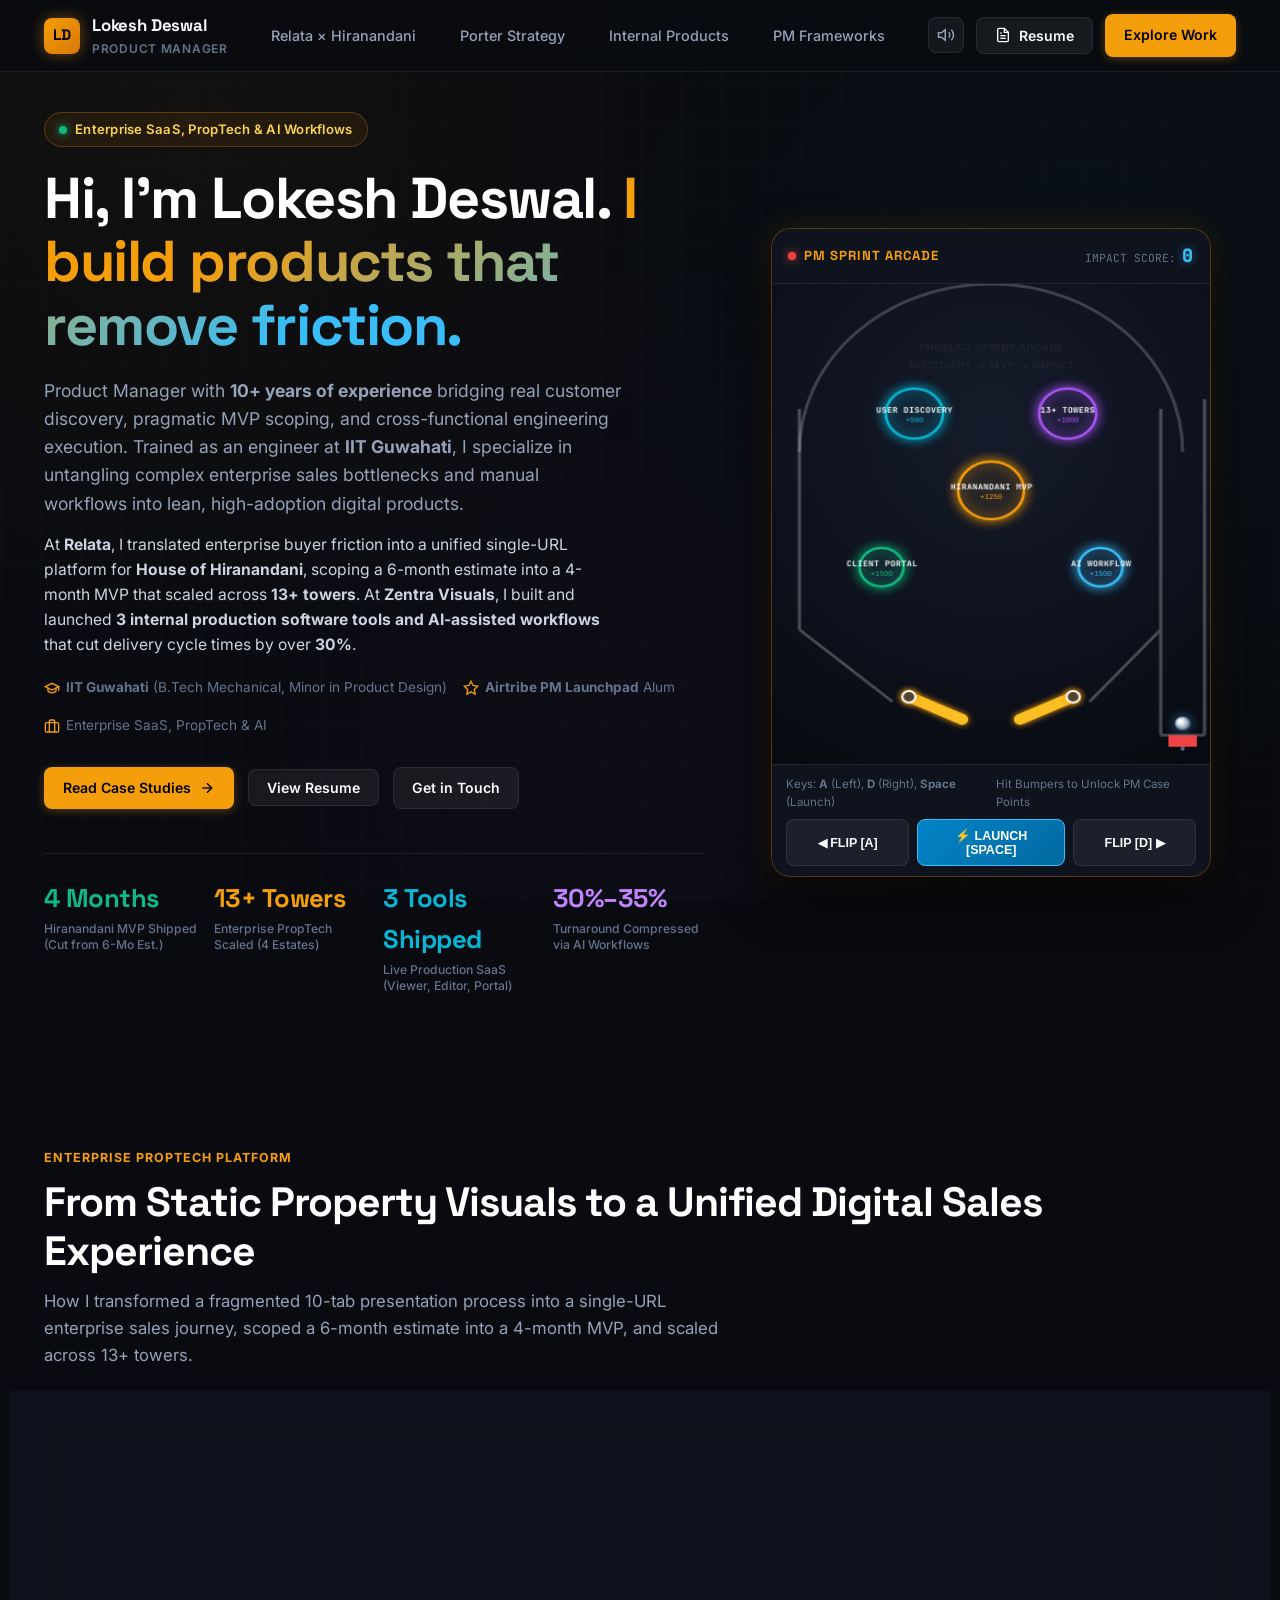
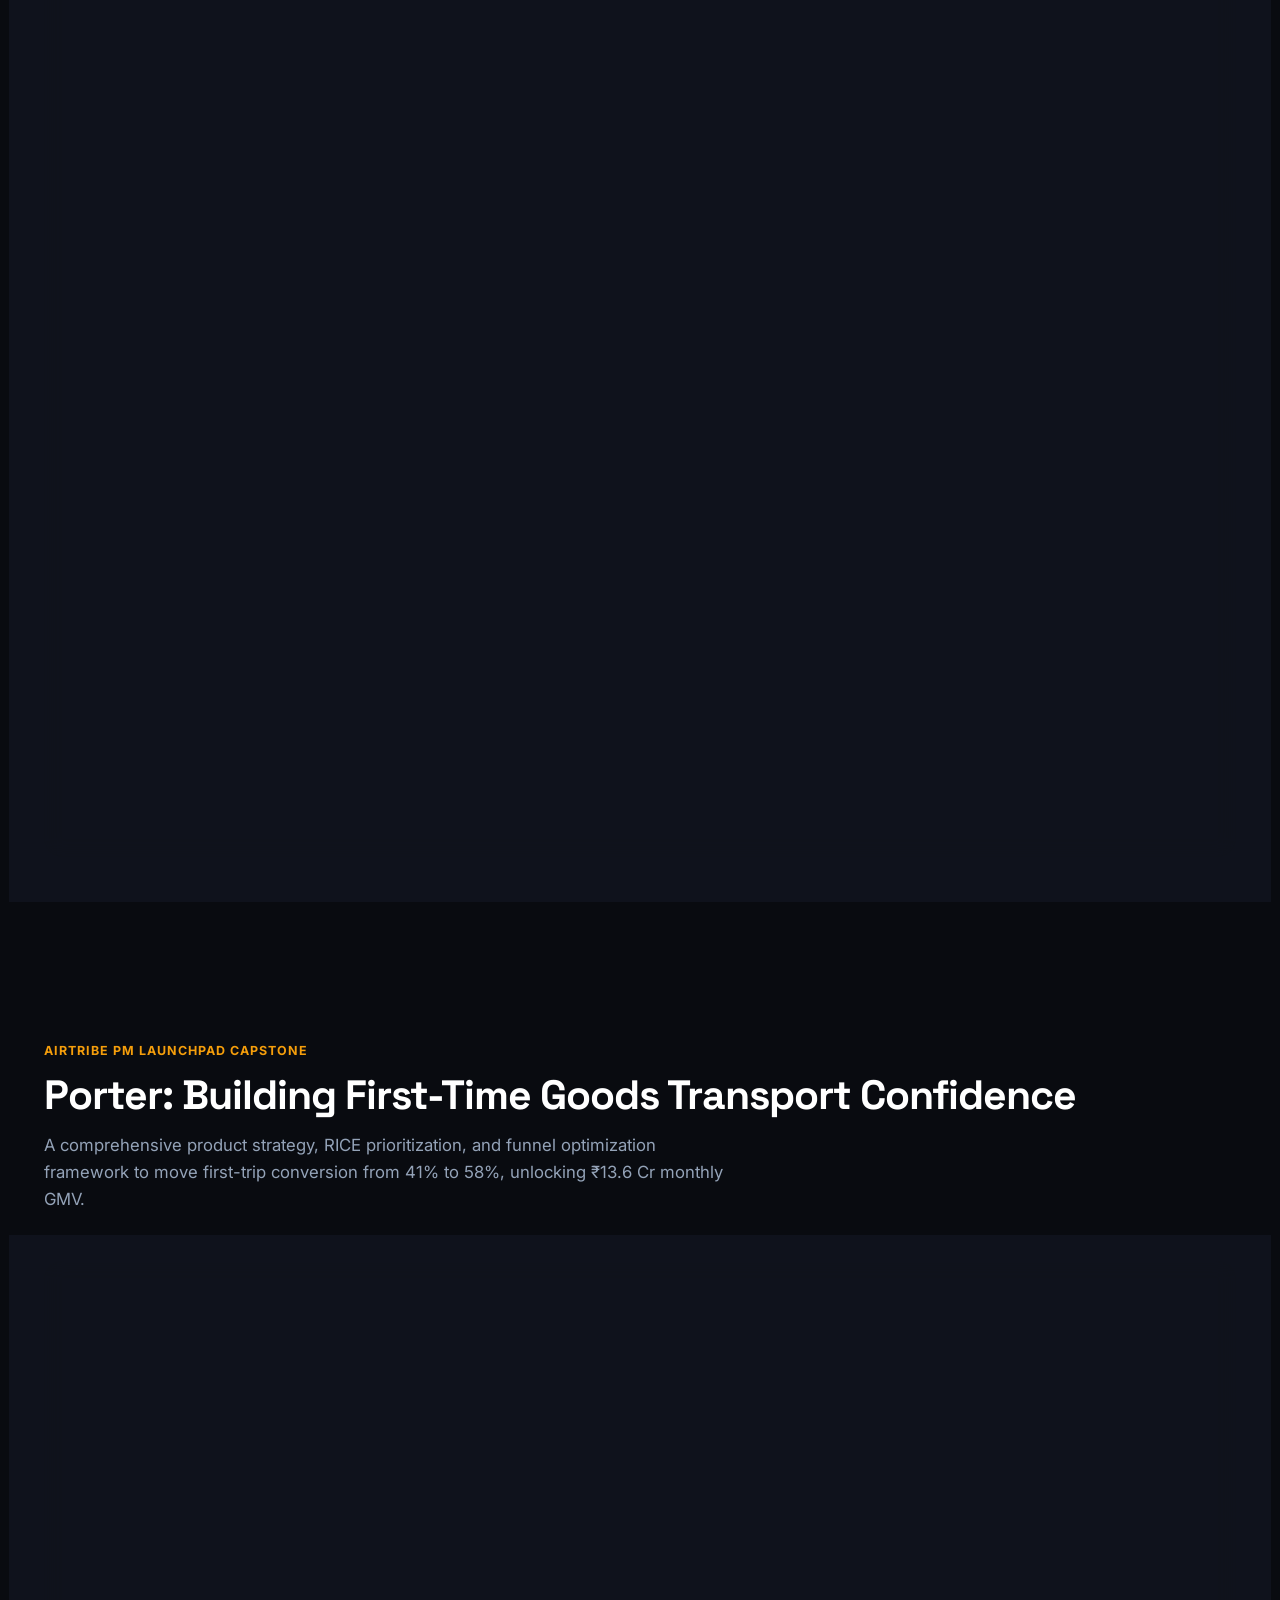
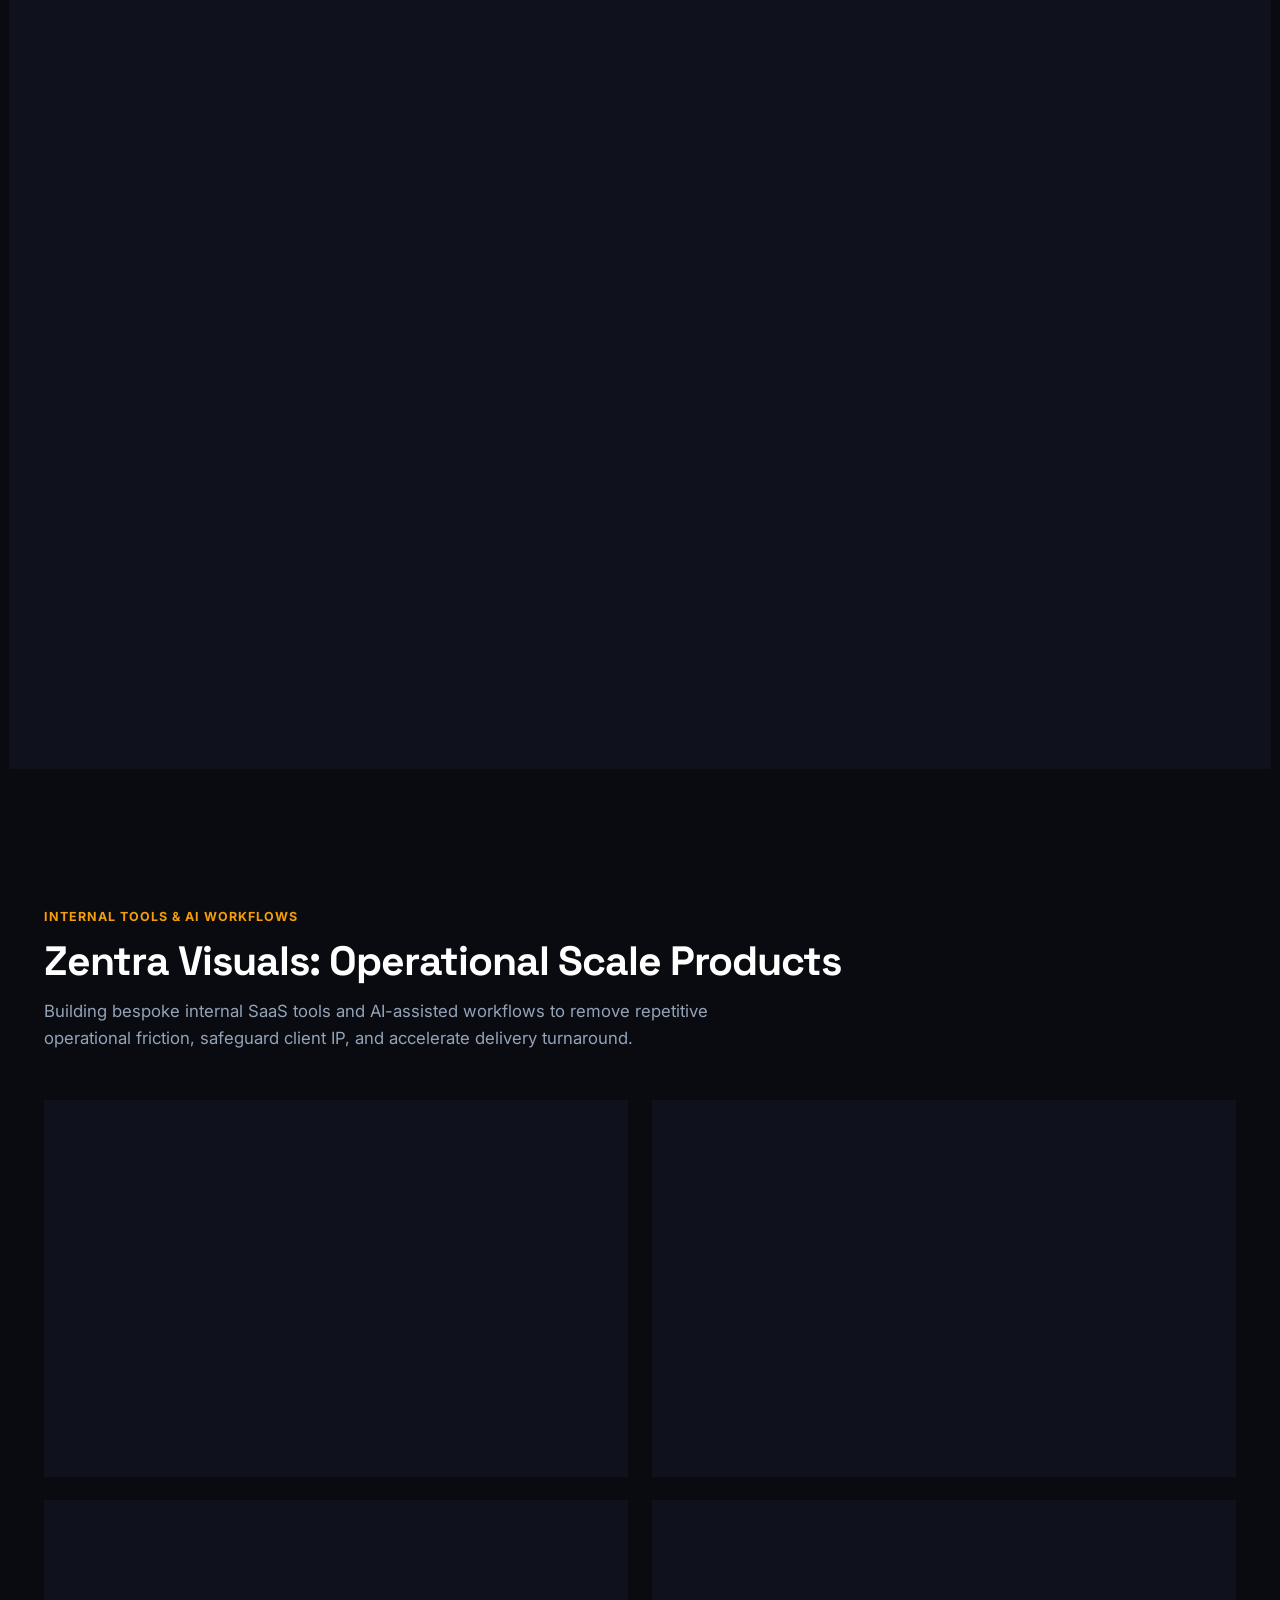
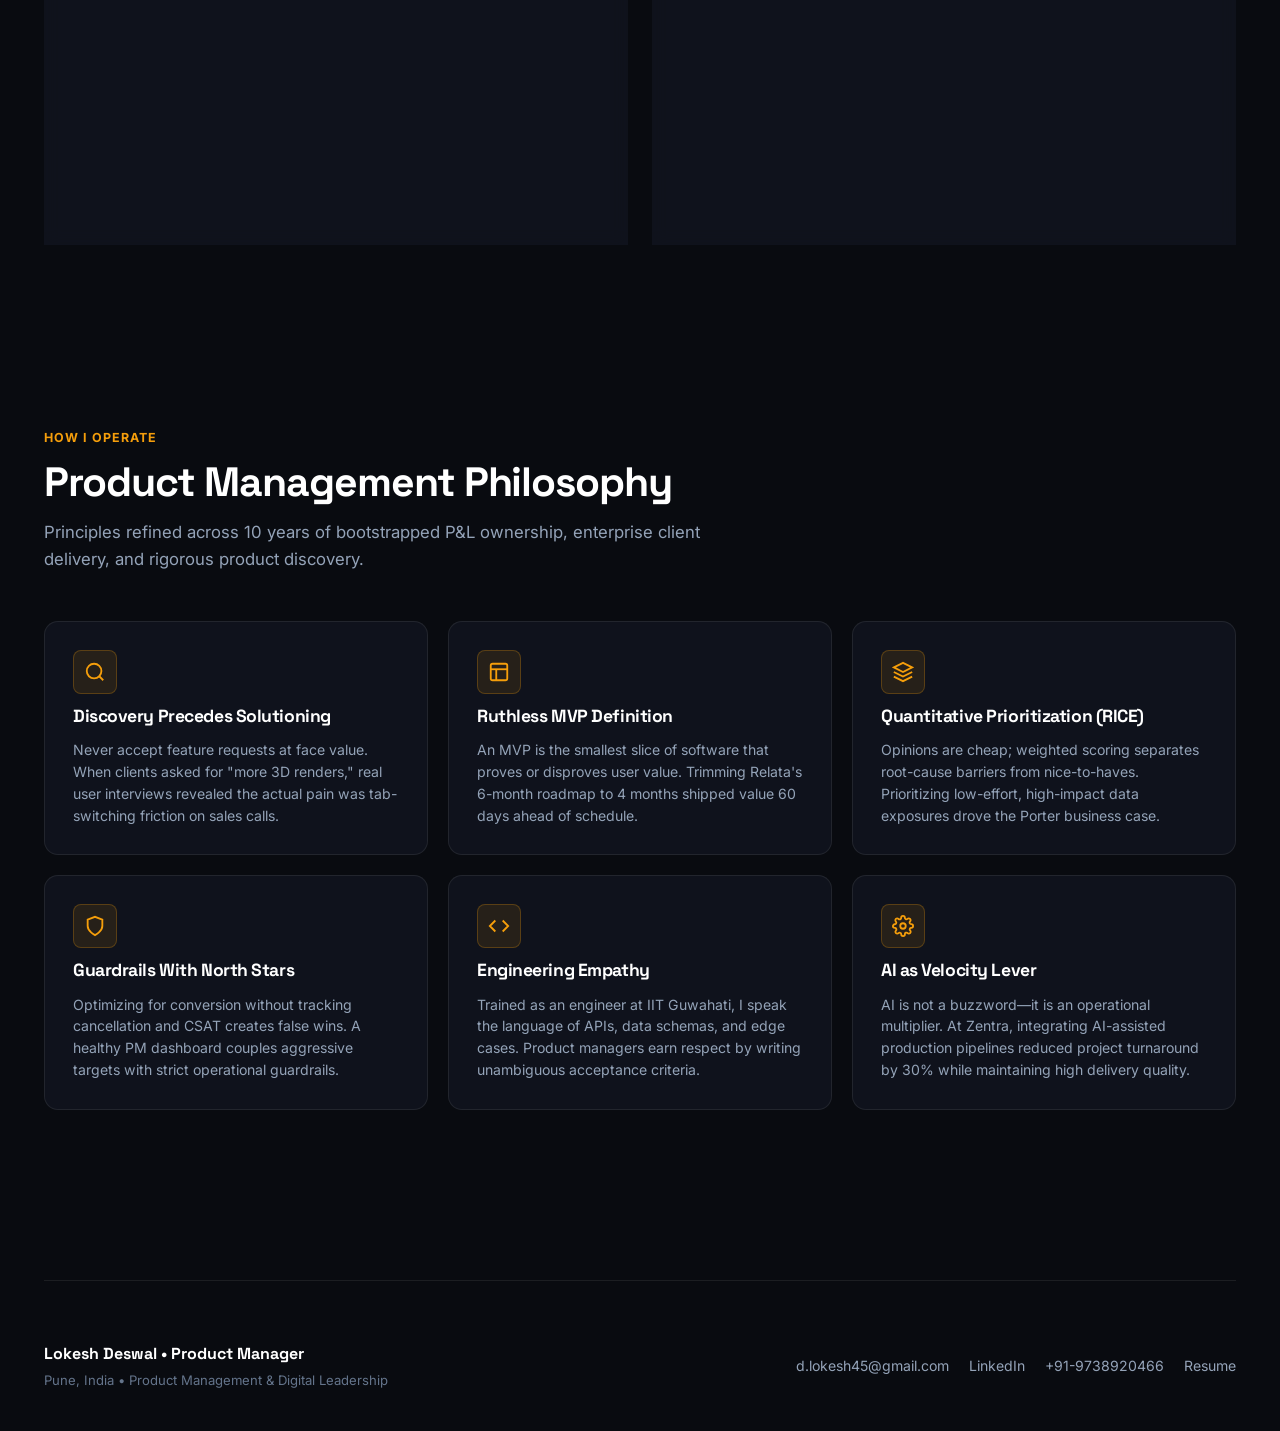
<file: index.arcade-backup.html>
<!DOCTYPE html>
<html lang="en">
<head>
  <meta charset="UTF-8">
  <meta name="viewport" content="width=device-width, initial-scale=1.0">
  <title>Lokesh Deswal | Product Manager (Enterprise SaaS, PropTech & AI Workflows)</title>
  <meta name="description" content="Portfolio of Lokesh Deswal — Product Manager with 10+ years turning customer discovery into shipped digital products across PropTech, Enterprise SaaS, and AI Workflows. IIT Guwahati alumnus.">
  <meta name="keywords" content="Lokesh Deswal, Product Manager, Senior Product Manager, Associate Product Manager, PropTech, Relata, Porter, House of Hiranandani, Product Discovery, RICE Prioritization, MVP Scoping">
  <meta name="author" content="Lokesh Deswal">

  <!-- Open Graph -->
  <meta property="og:title" content="Lokesh Deswal | Product Manager Portfolio">
  <meta property="og:description" content="10+ years transforming enterprise sales bottlenecks and logistics friction into high-adoption products. Explore interactive case studies and PM pinball arcade.">
  <meta property="og:type" content="website">

  <!-- Google Fonts -->
  <link rel="preconnect" href="https://fonts.googleapis.com">
  <link rel="preconnect" href="https://fonts.gstatic.com" crossorigin>
  <link href="https://fonts.googleapis.com/css2?family=Inter:wght@400;500;600;700;800&family=JetBrains+Mono:wght@400;500;700&family=Space+Grotesk:wght@500;600;700;800&display=swap" rel="stylesheet">

  <!-- Stylesheet -->
  <link rel="stylesheet" href="css/style.css">
</head>
<body>

  <!-- ==========================================================================
       SITE HEADER / NAVIGATION
       ========================================================================== -->
  <header class="site-header">
    <div class="nav-wrapper">
      <a href="#" class="brand">
        <div class="brand-badge">LD</div>
        <div class="brand-text">
          <span class="brand-name">Lokesh Deswal</span>
          <span class="brand-role">Product Manager</span>
        </div>
      </a>

      <nav>
        <ul class="nav-links">
          <li><a href="#relata-case">Relata × Hiranandani</a></li>
          <li><a href="#porter-case">Porter Strategy</a></li>
          <li><a href="#internal-tools">Internal Products</a></li>
          <li><a href="#philosophy">PM Frameworks</a></li>
        </ul>
      </nav>

      <div class="nav-actions">
        <!-- Sound Mute/Unmute Toggle -->
        <button id="btnToggleSound" class="btn btn-icon" title="Toggle Sound (Web Audio)">
          <svg width="18" height="18" viewBox="0 0 24 24" fill="none" stroke="currentColor" stroke-width="2">
            <polygon points="11 5 6 9 2 9 2 15 6 15 11 19 11 5"></polygon>
            <path d="M19.07 4.93a10 10 0 0 1 0 14.14M15.54 8.46a5 5 0 0 1 0 7.07"></path>
          </svg>
        </button>

        <!-- Resume Modal Trigger -->
        <button class="btn btn-secondary open-ats-btn">
          <svg width="16" height="16" viewBox="0 0 24 24" fill="none" stroke="currentColor" stroke-width="2">
            <path d="M14 2H6a2 2 0 0 0-2 2v16a2 2 0 0 0 2 2h12a2 2 0 0 0 2-2V8z"></path>
            <polyline points="14 2 14 8 20 8"></polyline>
            <line x1="16" y1="13" x2="8" y2="13"></line>
            <line x1="16" y1="17" x2="8" y2="17"></line>
            <polyline points="10 9 9 9 8 9"></polyline>
          </svg>
          Resume
        </button>

        <a href="#relata-case" class="btn btn-primary">
          Explore Work
        </a>
      </div>
    </div>
  </header>

  <div class="app-container">

    <!-- ==========================================================================
         HERO SECTION: INTRO & PINBALL PLAYFIELD
         ========================================================================== -->
    <section class="hero-section">
      <!-- Left Column: Professional PM Positioning -->
      <div class="hero-content">
        <div class="hero-pill">
          <span class="pulse-dot"></span>
          <span>Enterprise SaaS, PropTech & AI Workflows</span>
        </div>

        <h1 class="hero-title">
          Hi, I'm Lokesh Deswal. <span class="gradient-text">I build products that remove friction.</span>
        </h1>

        <p class="hero-description">
          Product Manager with <strong>10+ years of experience</strong> bridging real customer discovery, pragmatic MVP scoping, and cross-functional engineering execution. Trained as an engineer at <strong>IIT Guwahati</strong>, I specialize in untangling complex enterprise sales bottlenecks and manual workflows into lean, high-adoption digital products.
        </p>

        <p class="hero-description" style="margin-top: -6px; font-size: 0.98rem; color: #cbd5e1;">
          At <strong>Relata</strong>, I translated enterprise buyer friction into a unified single-URL platform for <strong>House of Hiranandani</strong>, scoping a 6-month estimate into a 4-month MVP that scaled across <strong>13+ towers</strong>. At <strong>Zentra Visuals</strong>, I built and launched <strong>3 internal production software tools and AI-assisted workflows</strong> that cut delivery cycle times by over <strong>30%</strong>.
        </p>

        <div class="hero-cred-bar">
          <div class="cred-item">
            <svg width="16" height="16" viewBox="0 0 24 24" fill="none" stroke="currentColor" stroke-width="2">
              <path d="M22 10v6M2 10l10-5 10 5-10 5z"></path>
              <path d="M6 12v5c3 3 9 3 12 0v-5"></path>
            </svg>
            <span><strong>IIT Guwahati</strong> (B.Tech Mechanical, Minor in Product Design)</span>
          </div>
          <div class="cred-item">
            <svg width="16" height="16" viewBox="0 0 24 24" fill="none" stroke="currentColor" stroke-width="2">
              <path d="M12 2l3.09 6.26L22 9.27l-5 4.87 1.18 6.88L12 17.77l-6.18 3.25L7 14.14 2 9.27l6.91-1.01L12 2z"></path>
            </svg>
            <span><strong>Airtribe PM Launchpad</strong> Alum</span>
          </div>
          <div class="cred-item">
            <svg width="16" height="16" viewBox="0 0 24 24" fill="none" stroke="currentColor" stroke-width="2">
              <rect x="2" y="7" width="20" height="14" rx="2" ry="2"></rect>
              <path d="M16 21V5a2 2 0 0 0-2-2h-4a2 2 0 0 0-2 2v16"></path>
            </svg>
            <span>Enterprise SaaS, PropTech & AI</span>
          </div>
        </div>

        <div class="hero-actions">
          <a href="#relata-case" class="btn btn-primary">
            Read Case Studies
            <svg width="16" height="16" viewBox="0 0 24 24" fill="none" stroke="currentColor" stroke-width="2">
              <line x1="5" y1="12" x2="19" y2="12"></line>
              <polyline points="12 5 19 12 12 19"></polyline>
            </svg>
          </a>

          <button class="btn btn-secondary open-ats-btn">
            View Resume
          </button>

          <a href="mailto:d.lokesh45@gmail.com" class="btn btn-secondary">
            Get in Touch
          </a>
        </div>

        <!-- Metrics Ribbon: Real Proven Records from Hiranandani & AI Tools -->
        <div class="metrics-ribbon">
          <div class="metric-card">
            <span class="metric-val emerald">4 Months</span>
            <span class="metric-lbl">Hiranandani MVP Shipped (Cut from 6-Mo Est.)</span>
          </div>
          <div class="metric-card">
            <span class="metric-val gold">13+ Towers</span>
            <span class="metric-lbl">Enterprise PropTech Scaled (4 Estates)</span>
          </div>
          <div class="metric-card">
            <span class="metric-val cyan">3 Tools Shipped</span>
            <span class="metric-lbl">Live Production SaaS (Viewer, Editor, Portal)</span>
          </div>
          <div class="metric-card">
            <span class="metric-val purple">30%–35%</span>
            <span class="metric-lbl">Turnaround Compressed via AI Workflows</span>
          </div>
        </div>
      </div>

      <!-- Right Column: Interactive PM Pinball Arcade Widget -->
      <div class="pinball-container">
        <!-- Arcade HUD -->
        <div class="pinball-hud">
          <div class="hud-title">
            <span class="arcade-dot"></span>
            <span>PM SPRINT ARCADE</span>
          </div>
          <div class="hud-score-display">
            <span class="score-label">IMPACT SCORE:</span>
            <span id="hudScoreVal" class="score-value">0</span>
          </div>
        </div>

        <!-- Canvas Area -->
        <div class="pinball-canvas-wrap">
          <div id="pinballToast" class="pinball-toast">PULL PLUNGER OR PRESS SPACE</div>
          <canvas id="pinballCanvas"></canvas>
        </div>

        <!-- Controls Footer -->
        <div class="pinball-controls">
          <div class="controls-hint">
            <span>Keys: <strong>A</strong> (Left), <strong>D</strong> (Right), <strong>Space</strong> (Launch)</span>
            <span>Hit Bumpers to Unlock PM Case Points</span>
          </div>
          <div class="flipper-btns">
            <button id="btnFlipperLeft" class="flipper-btn">
              <span>◀ FLIP [A]</span>
            </button>
            <button id="btnLaunchBall" class="flipper-btn launch-btn">
              <span>⚡ LAUNCH [SPACE]</span>
            </button>
            <button id="btnFlipperRight" class="flipper-btn">
              <span>FLIP [D] ▶</span>
            </button>
          </div>
        </div>
      </div>
    </section>

    <!-- ==========================================================================
         CASE STUDY 1: HOUSE OF HIRANANDANI & RELATA
         ========================================================================== -->
    <section id="relata-case" class="section">
      <div class="section-header">
        <div class="section-tag">Enterprise PropTech Platform</div>
        <h2 class="section-title">From Static Property Visuals to a Unified Digital Sales Experience</h2>
        <p class="section-subtitle">
          How I transformed a fragmented 10-tab presentation process into a single-URL enterprise sales journey, scoped a 6-month estimate into a 4-month MVP, and scaled across 13+ towers.
        </p>
      </div>

      <div class="case-study-hero-card">
        <div class="case-badge-row">
          <div class="case-pill">
            <svg width="14" height="14" viewBox="0 0 24 24" fill="none" stroke="currentColor" stroke-width="2">
              <polyline points="20 6 9 17 4 12"></polyline>
            </svg>
            Shipped & Scaled to 4 Enterprise Projects
          </div>
          <div class="case-client">Client: House of Hiranandani • Platform: Relata</div>
        </div>

        <h3 class="case-title">The Problem: Sales Teams Selling Blindly Across 10 Tabs</h3>
        <p class="case-lead">
          House of Hiranandani initially approached us for a visualization assignment. But through stakeholder discovery with their sales executives and directors, I uncovered the deeper product problem: sales reps relied on disconnected images, brochures, and walkthrough videos. When a buyer asked about a balcony view, tower orientation, or nearby schools, the rep was forced to shuffle between separate tabs and PDFs. The entire conversion hinged on asking the buyer to <em>imagine</em> what they couldn't see.
        </p>

        <!-- 4-Pillar Architecture -->
        <div class="pillars-grid">
          <div class="pillar-item">
            <div class="pillar-number">PILLAR 01</div>
            <div class="pillar-name">Neighbourhood</div>
            <div class="pillar-desc">
              Contextual 3D GIS mapping showing schools, hospitals, transit hubs, and travel times without leaving the sales screen.
            </div>
          </div>

          <div class="pillar-item">
            <div class="pillar-number">PILLAR 02</div>
            <div class="pillar-name">Inventory</div>
            <div class="pillar-desc">
              Real-time tower navigation, floor plates, unit-level balcony orientations, and daylight simulations for exact buyer reassurance.
            </div>
          </div>

          <div class="pillar-item">
            <div class="pillar-number">PILLAR 03</div>
            <div class="pillar-name">Amenities</div>
            <div class="pillar-desc">
              Interactive clubhouse and landscape walkthroughs mapped to physical layout zones rather than generic static photo galleries.
            </div>
          </div>

          <div class="pillar-item">
            <div class="pillar-number">PILLAR 04</div>
            <div class="pillar-name">Collateral</div>
            <div class="pillar-desc">
              Instant dynamic brochure generation, unit pricing sheets, and payment schedules sent to the prospect’s WhatsApp/email in one click.
            </div>
          </div>
        </div>

        <!-- PM Deep Dive: Scoping & Trade-offs -->
        <div class="pm-deepdive-grid">
          <div class="deepdive-col">
            <h4>
              <svg width="18" height="18" viewBox="0 0 24 24" fill="none" stroke="currentColor" stroke-width="2">
                <polygon points="12 2 15.09 8.26 22 9.27 17 14.14 18.18 21.02 12 17.77 5.82 21.02 7 14.14 2 9.27 8.91 8.26 12 2"></polygon>
              </svg>
              MVP Scoping & Engineering Alignment
            </h4>
            <ul class="deepdive-list">
              <li>
                <strong>Pruned a 6-month estimate down to 4 months:</strong> Engineering initially scoped the complete 4-pillar experience at 6 months. By facilitating RICE prioritization on essential high-converting flows (Neighbourhood + Inventory unit viewer), we launched an operational MVP in 4 months.
              </li>
              <li>
                <strong>Phased Refinement Model:</strong> Dedicated the subsequent 2 months to secondary amenities and automated PDF exports based on live sales floor telemetry.
              </li>
              <li>
                <strong>Single-URL Architecture:</strong> Replaced multiple native apps and heavy desktop installs with a web-first experience: <em>1 laptop, 1 URL, zero setup latency.</em>
              </li>
            </ul>
          </div>

          <div class="deepdive-col">
            <h4>
              <svg width="18" height="18" viewBox="0 0 24 24" fill="none" stroke="currentColor" stroke-width="2">
                <path d="M22 11.08V12a10 10 0 1 1-5.93-9.14"></path>
                <polyline points="22 4 12 14.01 9 11.01"></polyline>
              </svg>
              Adoption & Commercial Scale
            </h4>
            <ul class="deepdive-list">
              <li>
                <strong>Surge in Sales Adoption:</strong> Onsite reps immediately adopted the tool as their primary pitch deck, eliminating manual collateral preparation.
              </li>
              <li>
                <strong>Expanded to 4 Flagship Developments:</strong> Due to measurable sales acceleration, House of Hiranandani awarded Relata four additional major projects, including massive residential townships spanning <strong>13+ towers</strong>.
              </li>
              <li>
                <strong>Client Retention:</strong> Established Relata as the long-term enterprise technology partner rather than a one-time visual asset vendor.
              </li>
            </ul>
          </div>
        </div>

        <!-- Reflective PM Retrospective -->
        <div class="pm-reflection-box">
          <div class="reflection-icon">
            <svg width="22" height="22" viewBox="0 0 24 24" fill="none" stroke="currentColor" stroke-width="2">
              <circle cx="12" cy="12" r="10"></circle>
              <line x1="12" y1="16" x2="12" y2="12"></line>
              <line x1="12" y1="8" x2="12.01" y2="8"></line>
            </svg>
          </div>
          <div class="reflection-content">
            <h5>PM Retrospective: What I Would Do Differently Today</h5>
            <p>
              "If executing this project today, I would keep the discovery and problem-framing rigor unchanged, but incorporate AI-assisted rapid prototyping (dynamic UI mockups and automated data schemas) to compress the initial discovery-to-MVP cycle even further. Understanding the customer's sales friction and rallying cross-functional teams around a phased MVP remains the defining job of the PM."
            </p>
          </div>
        </div>
      </div>
    </section>

    <!-- ==========================================================================
         CASE STUDY 2: PORTER CAPSTONE (AIRTRIBE PM LAUNCHPAD)
         ========================================================================== -->
    <section id="porter-case" class="section">
      <div class="section-header">
        <div class="section-tag">Airtribe PM Launchpad Capstone</div>
        <h2 class="section-title">Porter: Building First-Time Goods Transport Confidence</h2>
        <p class="section-subtitle">
          A comprehensive product strategy, RICE prioritization, and funnel optimization framework to move first-trip conversion from 41% to 58%, unlocking ₹13.6 Cr monthly GMV.
        </p>
      </div>

      <div class="porter-card">
        <!-- Header Metrics Ribbon -->
        <div class="porter-header-stats">
          <div class="porter-stat">
            <span class="porter-stat-val gold">41% → 58%</span>
            <span class="porter-stat-lbl">Conversion Target (+17 pts)</span>
          </div>
          <div class="porter-stat">
            <span class="porter-stat-val">9</span>
            <span class="porter-stat-lbl">Funnel Stages Mapped</span>
          </div>
          <div class="porter-stat">
            <span class="porter-stat-val">20+</span>
            <span class="porter-stat-lbl">Users Researched</span>
          </div>
          <div class="porter-stat">
            <span class="porter-stat-val emerald">₹13.6 Cr</span>
            <span class="porter-stat-lbl">Monthly GMV Unlocked</span>
          </div>
        </div>

        <!-- Problem Framing -->
        <h3 class="case-title">The Trust Cliff: Why First-Time Movers Drop Off</h3>
        <p class="case-lead">
          Porter's on-demand experience thrives for repeat business users with built-up intuition. But first-time individual customers make high-stakes judgment calls under extreme stress on moving day. Through a 5-method research synthesis (12 surveys, 8 deep interviews, 9-stage funnel teardown, and 7-competitor benchmark), I proved that drop-offs were driven not by logistics capacity, but by a <strong>severe trust gap</strong>.
        </p>

        <!-- Solutions Breakdown -->
        <div class="solutions-comparison">
          <!-- Solution 1 -->
          <div class="sol-box">
            <div class="sol-tag">
              <span>Solution 01: Pricing Trust</span>
              <span class="sol-rice-badge">RICE 0.425 (#1 Ranked)</span>
            </div>
            <h4 class="sol-title">Transparent Itemized Price Breakdown + Guaranteed Price-Lock Badge</h4>
            <p class="diff-text">
              Eliminates the fear of hidden on-the-day upcharges by exposing the underlying pricing logic directly inline before payment.
            </p>
            <div class="sol-diff-table">
              <div class="diff-row today">
                <span class="diff-lbl">Today</span>
                <span class="diff-text">Single opaque price hidden behind tap-through; web requires 24–48h callback.</span>
              </div>
              <div class="diff-row v1">
                <span class="diff-lbl">Shipped v1</span>
                <span class="diff-text">Inline itemized breakdown (base + labor + tolls) + visible Price-Lock badge carry-through.</span>
              </div>
            </div>
          </div>

          <!-- Solution 2 -->
          <div class="sol-box">
            <div class="sol-tag">
              <span>Solution 02: Pre-Move Anxiety</span>
              <span class="sol-rice-badge">RICE 0.298 (#2 Ranked)</span>
            </div>
            <h4 class="sol-title">Pre-Move Partner, Driver & Vehicle Reveal + 3-Stage Milestone Status</h4>
            <p class="diff-text">
              Removes the post-payment blackout where user anxiety peaks by immediately revealing driver credentials and moving progress.
            </p>
            <div class="sol-diff-table">
              <div class="diff-row today">
                <span class="diff-lbl">Today</span>
                <span class="diff-text">Total blackout after payment: zero driver identity, no vehicle ETA or packing status.</span>
              </div>
              <div class="diff-row v1">
                <span class="diff-lbl">Shipped v1</span>
                <span class="diff-text">Driver card revealed upon partner assignment + 3-stage status (Packed → Loaded → In-Transit).</span>
              </div>
            </div>
          </div>
        </div>

        <!-- Interactive Conversion & GMV Simulator Widget -->
        <div class="simulator-widget">
          <div class="sim-header">
            <div class="sim-title">
              <svg width="20" height="20" viewBox="0 0 24 24" fill="none" stroke="currentColor" stroke-width="2">
                <line x1="18" y1="20" x2="18" y2="10"></line>
                <line x1="12" y1="20" x2="12" y2="4"></line>
                <line x1="6" y1="20" x2="6" y2="14"></line>
              </svg>
              <span>Interactive Business Impact Model: Conversion & GMV Calculator</span>
            </div>
            <span class="pm-angle-pill">Base: 41% • Target: 58%</span>
          </div>

          <div class="sim-slider-row">
            <div class="sim-slider-wrap">
              <input type="range" id="conversionSlider" class="sim-slider" min="41" max="65" value="58" step="1">
            </div>
            <div class="sim-slider-val" id="simRateVal">58%</div>
          </div>

          <div class="sim-outputs">
            <div class="sim-out-card">
              <div class="sim-out-val" id="simTripsVal">+17,000 trips/mo</div>
              <div class="sim-out-lbl">Incremental Completed Trips</div>
            </div>
            <div class="sim-out-card">
              <div class="sim-out-val highlight" id="simGmvVal">₹13.6 Cr/mo</div>
              <div class="sim-out-lbl">Incremental Monthly GMV (₹8K AOV)</div>
            </div>
            <div class="sim-out-card">
              <div class="sim-out-val" id="simRevVal">₹2.3 Cr/mo</div>
              <div class="sim-out-lbl">Incremental Platform Revenue</div>
            </div>
          </div>
        </div>
      </div>
    </section>

    <!-- ==========================================================================
         CASE STUDY 3: ZENTRA VISUALS INTERNAL PRODUCT SUITE
         ========================================================================== -->
    <section id="internal-tools" class="section">
      <div class="section-header">
        <div class="section-tag">Internal Tools & AI Workflows</div>
        <h2 class="section-title">Zentra Visuals: Operational Scale Products</h2>
        <p class="section-subtitle">
          Building bespoke internal SaaS tools and AI-assisted workflows to remove repetitive operational friction, safeguard client IP, and accelerate delivery turnaround.
        </p>
      </div>

      <div class="products-grid">
        <!-- Tool 1: 360 Review Viewer -->
        <div class="product-tool-card">
          <div class="card-top">
            <span class="tool-category">Collaboration & Spatial Review</span>
            <span class="status-badge live">Production Live</span>
          </div>
          <h3 class="tool-title">360° Review & Annotation Viewer</h3>
          <a href="https://viewer.zentravisuals.com" target="_blank" rel="noopener" class="tool-url-link">
            <span>viewer.zentravisuals.com</span>
            <svg width="12" height="12" viewBox="0 0 24 24" fill="none" stroke="currentColor" stroke-width="2">
              <path d="M18 13v6a2 2 0 0 1-2 2H5a2 2 0 0 1-2-2V8a2 2 0 0 1 2-2h6"></path>
              <polyline points="15 3 21 3 21 9"></polyline>
              <line x1="10" y1="14" x2="21" y2="3"></line>
            </svg>
          </a>
          <p class="tool-desc">
            Identified that collecting review notes on spherical 360° drafts via email screenshots was causing costly defect misinterpretations. Scoped and launched an in-house browser viewer allowing clients and internal QA to pin spatial comments directly onto panoramic spheres while keeping proprietary client CAD data strictly on-premises.
          </p>
          <div class="tool-pm-angles">
            <span class="pm-angle-pill">User Pain Discovery</span>
            <span class="pm-angle-pill">In-House Data Security</span>
            <span class="pm-angle-pill">Feedback Cycle Compression</span>
          </div>
        </div>

        <!-- Tool 2: 360 Image Editor -->
        <div class="product-tool-card">
          <div class="card-top">
            <span class="tool-category">Proprietary Canvas Tooling</span>
            <span class="status-badge live">Production Live</span>
          </div>
          <h3 class="tool-title">360° Image & Superimposition Editor</h3>
          <a href="https://editor.zentravisuals.com" target="_blank" rel="noopener" class="tool-url-link">
            <span>editor.zentravisuals.com</span>
            <svg width="12" height="12" viewBox="0 0 24 24" fill="none" stroke="currentColor" stroke-width="2">
              <path d="M18 13v6a2 2 0 0 1-2 2H5a2 2 0 0 1-2-2V8a2 2 0 0 1 2-2h6"></path>
              <polyline points="15 3 21 3 21 9"></polyline>
              <line x1="10" y1="14" x2="21" y2="3"></line>
            </svg>
          </a>
          <p class="tool-desc">
            Standard graphic tools (Photoshop, Figma) handled equirectangular 360° masking, pole-capping, and horizon alignment terribly. Built a custom web canvas editor for spherical masking and outlines, slashing manual artist turnaround by 40% and making build-vs-buy economics an easy win.
          </p>
          <div class="tool-pm-angles">
            <span class="pm-angle-pill">Niche Workflow Design</span>
            <span class="pm-angle-pill">Build vs Buy Analysis</span>
            <span class="pm-angle-pill">Throughput Optimization</span>
          </div>
        </div>

        <!-- Tool 3: Client Ingestion Portal -->
        <div class="product-tool-card">
          <div class="card-top">
            <span class="tool-category">Client Ingestion & Project Portal</span>
            <span class="status-badge live">Production Live</span>
          </div>
          <h3 class="tool-title">Client Data Ingestion & Project Portal</h3>
          <a href="https://portal.zentravisuals.com" target="_blank" rel="noopener" class="tool-url-link">
            <span>portal.zentravisuals.com</span>
            <svg width="12" height="12" viewBox="0 0 24 24" fill="none" stroke="currentColor" stroke-width="2">
              <path d="M18 13v6a2 2 0 0 1-2 2H5a2 2 0 0 1-2-2V8a2 2 0 0 1 2-2h6"></path>
              <polyline points="15 3 21 3 21 9"></polyline>
              <line x1="10" y1="14" x2="21" y2="3"></line>
            </svg>
          </a>
          <p class="tool-desc">
            Built directly to solve client onboarding and asset handoff friction. Instead of fragmented email threads, expired WeTransfer links, or permission issues on external drives, clients upload large multi-gigabyte project assets directly into Zentra's environment with auto-provisioned project directories and structured metadata checklists.
          </p>
          <div class="tool-pm-angles">
            <span class="pm-angle-pill">Client Onboarding Portal</span>
            <span class="pm-angle-pill">Large Dataset Transfer</span>
            <span class="pm-angle-pill">Workflow Automation</span>
          </div>
        </div>

        <!-- Tool 4: Local-First Team Drive -->
        <div class="product-tool-card">
          <div class="card-top">
            <span class="tool-category">Zero-Trust Cloud Storage</span>
            <span class="status-badge progress">In Discovery & MVP</span>
          </div>
          <h3 class="tool-title">Local-First Team Drive Platform</h3>
          <span class="tool-url-link" style="opacity: 0.7; cursor: default;">
            <span>Internal MVP Scope</span>
          </span>
          <p class="tool-desc">
            Currently authoring the PRD and scoping an MVP for a self-hosted team storage architecture. Core features in specification: per-user encrypted local vaults, peer-to-peer workspace sharing, and time-expiring external client download tokens to replace costly public cloud seats.
          </p>
          <div class="tool-pm-angles">
            <span class="pm-angle-pill">PRD Authoring</span>
            <span class="pm-angle-pill">Zero-Trust Security</span>
            <span class="pm-angle-pill">MVP Prioritization</span>
          </div>
        </div>
      </div>
    </section>

    <!-- ==========================================================================
         SECTION 4: PM PHILOSOPHY & FRAMEWORKS
         ========================================================================== -->
    <section id="philosophy" class="section">
      <div class="section-header">
        <div class="section-tag">How I Operate</div>
        <h2 class="section-title">Product Management Philosophy</h2>
        <p class="section-subtitle">
          Principles refined across 10 years of bootstrapped P&L ownership, enterprise client delivery, and rigorous product discovery.
        </p>
      </div>

      <div class="philosophy-grid">
        <div class="philo-card">
          <div class="philo-icon">
            <svg width="22" height="22" viewBox="0 0 24 24" fill="none" stroke="currentColor" stroke-width="2">
              <circle cx="11" cy="11" r="8"></circle>
              <line x1="21" y1="21" x2="16.65" y2="16.65"></line>
            </svg>
          </div>
          <h3 class="philo-title">Discovery Precedes Solutioning</h3>
          <p class="philo-desc">
            Never accept feature requests at face value. When clients asked for "more 3D renders," real user interviews revealed the actual pain was tab-switching friction on sales calls.
          </p>
        </div>

        <div class="philo-card">
          <div class="philo-icon">
            <svg width="22" height="22" viewBox="0 0 24 24" fill="none" stroke="currentColor" stroke-width="2">
              <rect x="3" y="3" width="18" height="18" rx="2" ry="2"></rect>
              <line x1="3" y1="9" x2="21" y2="9"></line>
              <line x1="9" y1="21" x2="9" y2="9"></line>
            </svg>
          </div>
          <h3 class="philo-title">Ruthless MVP Definition</h3>
          <p class="philo-desc">
            An MVP is the smallest slice of software that proves or disproves user value. Trimming Relata's 6-month roadmap to 4 months shipped value 60 days ahead of schedule.
          </p>
        </div>

        <div class="philo-card">
          <div class="philo-icon">
            <svg width="22" height="22" viewBox="0 0 24 24" fill="none" stroke="currentColor" stroke-width="2">
              <polygon points="12 2 2 7 12 12 22 7 12 2"></polygon>
              <polyline points="2 17 12 22 22 17"></polyline>
              <polyline points="2 12 12 17 22 12"></polyline>
            </svg>
          </div>
          <h3 class="philo-title">Quantitative Prioritization (RICE)</h3>
          <p class="philo-desc">
            Opinions are cheap; weighted scoring separates root-cause barriers from nice-to-haves. Prioritizing low-effort, high-impact data exposures drove the Porter business case.
          </p>
        </div>

        <div class="philo-card">
          <div class="philo-icon">
            <svg width="22" height="22" viewBox="0 0 24 24" fill="none" stroke="currentColor" stroke-width="2">
              <path d="M12 22s8-4 8-10V5l-8-3-8 3v7c0 6 8 10 8 10z"></path>
            </svg>
          </div>
          <h3 class="philo-title">Guardrails With North Stars</h3>
          <p class="philo-desc">
            Optimizing for conversion without tracking cancellation and CSAT creates false wins. A healthy PM dashboard couples aggressive targets with strict operational guardrails.
          </p>
        </div>

        <div class="philo-card">
          <div class="philo-icon">
            <svg width="22" height="22" viewBox="0 0 24 24" fill="none" stroke="currentColor" stroke-width="2">
              <polyline points="16 18 22 12 16 6"></polyline>
              <polyline points="8 6 2 12 8 18"></polyline>
            </svg>
          </div>
          <h3 class="philo-title">Engineering Empathy</h3>
          <p class="philo-desc">
            Trained as an engineer at IIT Guwahati, I speak the language of APIs, data schemas, and edge cases. Product managers earn respect by writing unambiguous acceptance criteria.
          </p>
        </div>

        <div class="philo-card">
          <div class="philo-icon">
            <svg width="22" height="22" viewBox="0 0 24 24" fill="none" stroke="currentColor" stroke-width="2">
              <circle cx="12" cy="12" r="3"></circle>
              <path d="M19.4 15a1.65 1.65 0 0 0 .33 1.82l.06.06a2 2 0 0 1 0 2.83 2 2 0 0 1-2.83 0l-.06-.06a1.65 1.65 0 0 0-1.82-.33 1.65 1.65 0 0 0-1 1.51V21a2 2 0 0 1-2 2 2 2 0 0 1-2-2v-.09A1.65 1.65 0 0 0 9 19.4a1.65 1.65 0 0 0-1.82.33l-.06.06a2 2 0 0 1-2.83 0 2 2 0 0 1 0-2.83l.06-.06a1.65 1.65 0 0 0 .33-1.82 1.65 1.65 0 0 0-1.51-1H3a2 2 0 0 1-2-2 2 2 0 0 1 2-2h.09A1.65 1.65 0 0 0 4.6 9a1.65 1.65 0 0 0-.33-1.82l-.06-.06a2 2 0 0 1 0-2.83 2 2 0 0 1 2.83 0l.06.06a1.65 1.65 0 0 0 1.82.33H9a1.65 1.65 0 0 0 1-1.51V3a2 2 0 0 1 2-2 2 2 0 0 1 2 2v.09a1.65 1.65 0 0 0 1 1.51 1.65 1.65 0 0 0 1.82-.33l.06-.06a2 2 0 0 1 2.83 0 2 2 0 0 1 0 2.83l-.06.06a1.65 1.65 0 0 0-.33 1.82V9a1.65 1.65 0 0 0 1.51 1H21a2 2 0 0 1 2 2 2 2 0 0 1-2 2h-.09a1.65 1.65 0 0 0-1.51 1z"></path>
            </svg>
          </div>
          <h3 class="philo-title">AI as Velocity Lever</h3>
          <p class="philo-desc">
            AI is not a buzzword—it is an operational multiplier. At Zentra, integrating AI-assisted production pipelines reduced project turnaround by 30% while maintaining high delivery quality.
          </p>
        </div>
      </div>
    </section>

    <!-- ==========================================================================
         FOOTER
         ========================================================================== -->
    <footer class="site-footer">
      <div class="footer-content">
        <div class="footer-left">
          <div class="footer-brand">Lokesh Deswal • Product Manager</div>
          <div class="footer-sub">Pune, India • Product Management & Digital Leadership</div>
        </div>

        <div class="footer-links">
          <a href="mailto:d.lokesh45@gmail.com">d.lokesh45@gmail.com</a>
          <a href="https://linkedin.com/in/lokeshdeswal" target="_blank" rel="noopener">LinkedIn</a>
          <a href="tel:+919738920466">+91-9738920466</a>
          <a href="#" class="open-ats-btn">Resume</a>
        </div>
      </div>
    </footer>

  </div>

  <!-- ==========================================================================
       RESUME MODAL & CLEAN TEXT EXPORT
       ========================================================================== -->
  <div id="atsModalOverlay" class="modal-overlay">
    <div class="modal-container">
      <div class="modal-header">
        <div class="modal-title-wrap">
          <span class="modal-badge">Product Leadership</span>
          <span class="modal-title">Lokesh Deswal — Product Manager Resume</span>
        </div>
        <div class="modal-actions">
          <button id="copyAtsBtn" class="btn btn-secondary btn-sm" title="Copy clean plain-text format for applications">
            <svg width="14" height="14" viewBox="0 0 24 24" fill="none" stroke="currentColor" stroke-width="2">
              <rect x="9" y="9" width="13" height="13" rx="2" ry="2"></rect>
              <path d="M5 15H4a2 2 0 0 1-2-2V4a2 2 0 0 1 2-2h9a2 2 0 0 1 2 2v1"></path>
            </svg>
            Copy Plain Text
          </button>
          <button id="printAtsBtn" class="btn btn-secondary btn-sm" title="Print or save as clean single-column PDF">
            <svg width="14" height="14" viewBox="0 0 24 24" fill="none" stroke="currentColor" stroke-width="2">
              <polyline points="6 9 6 2 18 2 18 9"></polyline>
              <path d="M6 18H4a2 2 0 0 1-2-2v-5a2 2 0 0 1 2-2h16a2 2 0 0 1 2 2v5a2 2 0 0 1-2 2h-2"></path>
              <rect x="6" y="14" width="12" height="8"></rect>
            </svg>
            Print / Save PDF
          </button>
          <button id="closeAtsModal" class="btn btn-icon btn-sm" title="Close Modal">
            ✕
          </button>
        </div>
      </div>

      <div class="modal-body">
        <!-- Rendered Clean Resume Document -->
        <div class="ats-doc">
          <h1>LOKESH DESWAL</h1>
          <div class="ats-header-sub">Product Manager | Enterprise SaaS, PropTech & AI Workflows</div>
          <div class="ats-contact">
            Pune, Maharashtra, India | +91-9738920466 | d.lokesh45@gmail.com | linkedin.com/in/lokeshdeswal
          </div>

          <div class="ats-section-title">Professional Summary</div>
          <p class="ats-p">
            Results-driven <strong>Product Manager</strong> with 10+ years of cross-functional leadership spanning product discovery, MVP scoping, user journey optimization, and enterprise digital solutions across PropTech and B2B SaaS. Proven track record of translating complex enterprise sales and operational bottlenecks into high-adoption digital products—including architecting an enterprise PropTech sales platform delivered as an MVP 2 months ahead of schedule and scaling it across 13+ towers for House of Hiranandani. Built and shipped 3 production SaaS tools and deployed internal AI-assisted workflows that compressed operational turnaround times by 30%–35%. Graduate of <strong>IIT Guwahati</strong> (B.Tech Mechanical Engineering, Minor in Product Design) with advanced Product Management specialization from Airtribe.
          </p>

          <div class="ats-section-title">Core Skills</div>
          <p class="ats-p">
            <strong>Product Strategy & Scoping:</strong> Product Discovery, Customer Interviews, PRD & User Story Writing, MVP Scoping, RICE Prioritization, Build vs. Buy Analysis, Roadmap Planning.<br>
            <strong>Execution & Delivery:</strong> Agile/Scrum Sprints, Cross-Functional Leadership (Engineering, Design, Enterprise Sales), Technical Feasibility Coordination, Release Management.<br>
            <strong>Analytics & Optimization:</strong> Funnel Drop-off Analysis, User Journey Mapping, Jobs-To-Be-Done (JTBD), North Star & Guardrail Metrics, GA4, Tableau, Looker.<br>
            <strong>Domain Expertise:</strong> Enterprise B2B SaaS, PropTech, Spatial & 360° Systems, Workflow Automation, AI-Assisted Operations.
          </p>

          <div class="ats-section-title">Professional Experience</div>

          <div class="ats-job-header">
            <span>ZENTRA VISUALS</span>
            <span>Pune, India</span>
          </div>
          <div class="ats-job-sub">
            <span>Business Head / Product & Operations Lead</span>
            <span>Jan 2026 – Present</span>
          </div>
          <ul class="ats-bullets">
            <li>Built and scaled an enterprise visualization vertical from ground zero, owning product strategy, delivery systems, pricing models, and SLA benchmarks.</li>
            <li>Conducted discovery interviews across cross-functional internal stakeholders (production engineers, architects, client PMs) to diagnose production bottlenecks, leading to the deployment of 4 specialized internal tools.</li>
            <li><strong>360° Review & Annotation Viewer (viewer.zentravisuals.com):</strong> Streamlined spatial draft feedback directly on-cloud, eliminating multi-day back-and-forth review cycles and safeguarding proprietary CAD data strictly in-house.</li>
            <li><strong>360° Image & Superimposition Editor (editor.zentravisuals.com):</strong> Designed proprietary web canvas tooling for spherical masking and overlays, slashing manual asset turnaround by 40%.</li>
            <li><strong>Client Data Ingestion & Project Portal (portal.zentravisuals.com):</strong> Product-managed an onboarding and asset ingestion platform built for getting data from clients directly, eliminating email/WeTransfer friction and automating multi-gigabyte uploads.</li>
            <li><strong>Local-First Team Drive:</strong> Authored PRD and technical requirements for zero-trust private vaults, colleague sharing, and expiring links (currently in MVP development).</li>
            <li>Introduced AI-assisted production workflows that compressed turnaround times by 30% while maintaining zero defect slippage.</li>
          </ul>

          <div class="ats-job-header">
            <span>RELATA</span>
            <span>Pune, India</span>
          </div>
          <div class="ats-job-sub">
            <span>Product & Experience Lead (Vistaire / Immerse)</span>
            <span>Apr 2023 – Dec 2025</span>
          </div>
          <ul class="ats-bullets">
            <li>Partnered directly with the CPO, VP of Engineering, Design, and Sales to evolve Relata’s enterprise PropTech sales enablement platform.</li>
            <li><strong>House of Hiranandani Enterprise Win:</strong> Uncovered critical sales friction where sales reps were juggling 10+ tabs/PDFs/videos to pitch properties, forcing buyers to blindly "imagine" views and layouts.</li>
            <li>Formulated the product vision for a unified 4-pillar digital journey (Neighbourhood, Inventory, Amenities, Collateral); authored detailed PRDs, wireframes, and navigational user journeys.</li>
            <li>Re-scoped an initial 6-month development estimate into a lean 4-month MVP through RICE prioritization, releasing core value 60 days early with subsequent 2-month phased enhancements.</li>
            <li>Shipped the platform to enable sales reps to pitch via 1 laptop and 1 URL; drove rapid sales adoption and expanded deployment across 4 major residential/commercial estates spanning 13+ towers.</li>
            <li>Led discovery with 20+ enterprise real-estate developers and 300+ end-users, driving workflow automation that cut delivery timelines by 32%.</li>
          </ul>

          <div class="ats-job-header">
            <span>RELATA</span>
            <span>Pune, India</span>
          </div>
          <div class="ats-job-sub">
            <span>Marketing & GTM Head</span>
            <span>Aug 2020 – Mar 2023</span>
          </div>
          <ul class="ats-bullets">
            <li>Formulated product-led growth (PLG) and B2B go-to-market strategies that doubled qualified enterprise inbound lead generation.</li>
            <li>Partnered with Product and Sales to align customer market needs with platform capabilities; supported enterprise onboarding and contract renewals.</li>
          </ul>

          <div class="ats-job-header">
            <span>SHUTTER DIARIES</span>
            <span>India</span>
          </div>
          <div class="ats-job-sub">
            <span>Founder & Business Head</span>
            <span>Jun 2016 – Mar 2023</span>
          </div>
          <ul class="ats-bullets">
            <li>Founded and scaled a digital services business to ₹6Cr+ in cumulative revenue across 350+ corporate/individual clients and 1,000+ completed projects with full P&L ownership.</li>
            <li>Engineered delivery systems and automated workflows that cut client turnaround time by 35% and drove a 63% repeat business rate.</li>
          </ul>

          <div class="ats-section-title">Selected Product Case Studies</div>

          <div class="ats-job-header">
            <span>Porter: Building First-Time Goods Transport Confidence</span>
            <span>Airtribe PM Capstone</span>
          </div>
          <p class="ats-p">
            <strong>Problem:</strong> First-time individual logistics customers experienced high quote-to-booking drop-off due to acute trust deficit during high-anxiety relocation days.<br>
            <strong>Research & Prioritization:</strong> Executed 5-method research synthesis (12 surveys, 8 deep interviews, 9-stage funnel teardown, 7 competitors); evaluated 8 drop-off themes via RICE matrix.<br>
            <strong>Shipped Solutions (v1):</strong> Inline Itemized Price Breakdown + Guaranteed Price-Lock Badge (RICE 0.425); Pre-Move Driver & Vehicle Reveal Card + 3-Stage Milestone Tracking (RICE 0.298).<br>
            <strong>Business Impact:</strong> Modeled first-trip completion rate lift from 41% to 58% (+17 percentage points), unlocking ₹13.6 Cr monthly GMV and ₹2.3 Cr incremental monthly platform revenue.
          </p>

          <div class="ats-section-title">Education & Credentials</div>
          <div class="ats-job-header">
            <span>Indian Institute of Technology (IIT) Guwahati</span>
            <span>Guwahati, India</span>
          </div>
          <div class="ats-job-sub">
            <span>B.Tech in Mechanical Engineering | Minor in Product Design</span>
            <span>Graduated</span>
          </div>

          <div class="ats-job-header">
            <span>Airtribe Product Management Launchpad</span>
            <span>Cohort Certification</span>
          </div>
          <div class="ats-job-sub">
            <span>AI & Modern Product Management Specialization</span>
            <span>Completed</span>
          </div>

          <div class="ats-section-title">Tools & Methodologies</div>
          <p class="ats-p">
            PRD & BRD Authoring • User Stories & Acceptance Criteria • Jira • Linear • Confluence • Notion • Figma • GA4 • Mixpanel • Tableau • Looker • SQL • RICE Prioritization • Jobs-To-Be-Done (JTBD) • Agile / Scrum • AI Workflow Automation.
          </p>
        </div>
      </div>
    </div>
  </div>

  <!-- Scripts -->
  <script src="js/audio.js"></script>
  <script src="js/pinball.js"></script>
  <script src="js/app.js"></script>
</body>
</html>
</file>
<file: css/style.css>
/* ==========================================================================
   LOKESH DESWAL - PRODUCT MANAGER PORTFOLIO & PINBALL ARCADIA
   Design System: Minimalist Editorial Tech Dark + Arcade Kinetic Lighting
   ========================================================================== */

:root {
  /* Color Palette */
  --bg-primary: #090b10;
  --bg-secondary: #0f131c;
  --bg-tertiary: #161b26;
  --bg-card: rgba(18, 22, 33, 0.75);
  --bg-card-hover: rgba(26, 32, 48, 0.85);
  --border-subtle: rgba(255, 255, 255, 0.08);
  --border-medium: rgba(255, 255, 255, 0.16);
  --border-highlight: rgba(245, 158, 11, 0.35);

  /* Typography Colors */
  --text-primary: #f8fafc;
  --text-secondary: #94a3b8;
  --text-muted: #64748b;
  --text-accent: #fbbf24;

  /* Neon Pinball Kinetic Accents */
  --pinball-gold: #f59e0b;
  --pinball-gold-glow: rgba(245, 158, 11, 0.4);
  --pinball-cyan: #06b6d4;
  --pinball-cyan-glow: rgba(6, 182, 212, 0.4);
  --pinball-purple: #a855f7;
  --pinball-purple-glow: rgba(168, 85, 247, 0.35);
  --pinball-emerald: #10b981;
  --pinball-emerald-glow: rgba(16, 185, 129, 0.35);
  --pinball-red: #ef4444;

  /* Typography */
  --font-sans: 'Inter', -apple-system, BlinkMacSystemFont, 'Segoe UI', Roboto, sans-serif;
  --font-display: 'Space Grotesk', -apple-system, sans-serif;
  --font-mono: 'JetBrains Mono', monospace;

  /* Spacing & Layout */
  --max-width: 1240px;
  --header-height: 72px;
  --radius-sm: 8px;
  --radius-md: 14px;
  --radius-lg: 20px;
  --radius-full: 9999px;

  /* Elevation */
  --shadow-sm: 0 2px 8px rgba(0, 0, 0, 0.3);
  --shadow-md: 0 10px 30px -10px rgba(0, 0, 0, 0.5);
  --shadow-lg: 0 20px 40px -15px rgba(0, 0, 0, 0.7);
  --shadow-glow: 0 0 25px var(--pinball-gold-glow);
}

/* Base Reset */
*, *::before, *::after {
  box-sizing: border-box;
  margin: 0;
  padding: 0;
}

html {
  scroll-behavior: smooth;
  font-size: 16px;
  background-color: var(--bg-primary);
  color: var(--text-primary);
  -webkit-font-smoothing: antialiased;
  -moz-osx-font-smoothing: grayscale;
}

body {
  font-family: var(--font-sans);
  background-color: var(--bg-primary);
  color: var(--text-primary);
  line-height: 1.6;
  overflow-x: hidden;
  position: relative;
  background-image: 
    radial-gradient(circle at 15% 15%, rgba(245, 158, 11, 0.04) 0%, transparent 40%),
    radial-gradient(circle at 85% 35%, rgba(6, 182, 212, 0.04) 0%, transparent 40%),
    radial-gradient(circle at 50% 80%, rgba(168, 85, 247, 0.03) 0%, transparent 50%);
  background-attachment: fixed;
}

/* Subtle Grid Texture */
body::before {
  content: '';
  position: fixed;
  top: 0;
  left: 0;
  width: 100vw;
  height: 100vh;
  background-size: 40px 40px;
  background-image: 
    linear-gradient(to right, rgba(255, 255, 255, 0.015) 1px, transparent 1px),
    linear-gradient(to bottom, rgba(255, 255, 255, 0.015) 1px, transparent 1px);
  pointer-events: none;
  z-index: 0;
}

/* Typography Helpers */
h1, h2, h3, h4, h5 {
  font-family: var(--font-display);
  font-weight: 700;
  letter-spacing: -0.025em;
  color: var(--text-primary);
  line-height: 1.2;
}

p {
  color: var(--text-secondary);
}

a {
  color: inherit;
  text-decoration: none;
  transition: all 0.2s ease;
}

/* App Container */
.app-container {
  position: relative;
  z-index: 1;
  max-width: var(--max-width);
  margin: 0 auto;
  padding: 0 24px;
}

/* ==========================================================================
   NAVIGATION
   ========================================================================== */
.site-header {
  position: fixed;
  top: 0;
  left: 0;
  right: 0;
  height: var(--header-height);
  background: rgba(9, 11, 16, 0.82);
  backdrop-filter: blur(14px);
  -webkit-backdrop-filter: blur(14px);
  border-bottom: 1px solid var(--border-subtle);
  z-index: 100;
  transition: all 0.3s ease;
}

.nav-wrapper {
  max-width: var(--max-width);
  margin: 0 auto;
  height: 100%;
  display: flex;
  align-items: center;
  justify-content: space-between;
  padding: 0 24px;
}

.brand {
  display: flex;
  align-items: center;
  gap: 12px;
}

.brand-badge {
  display: flex;
  align-items: center;
  justify-content: center;
  width: 36px;
  height: 36px;
  background: linear-gradient(135deg, #f59e0b, #d97706);
  color: #000;
  font-family: var(--font-display);
  font-weight: 800;
  font-size: 0.95rem;
  border-radius: var(--radius-sm);
  box-shadow: 0 0 15px rgba(245, 158, 11, 0.4);
}

.brand-text {
  display: flex;
  flex-direction: column;
}

.brand-name {
  font-family: var(--font-display);
  font-weight: 700;
  font-size: 1.05rem;
  color: var(--text-primary);
  letter-spacing: -0.01em;
}

.brand-role {
  font-size: 0.75rem;
  color: var(--text-muted);
  text-transform: uppercase;
  letter-spacing: 0.06em;
  font-weight: 600;
}

.nav-links {
  display: flex;
  align-items: center;
  gap: 24px;
  list-style: none;
}

.nav-links a {
  font-size: 0.9rem;
  font-weight: 500;
  color: var(--text-secondary);
  padding: 6px 10px;
  border-radius: var(--radius-sm);
}

.nav-links a:hover, .nav-links a.active {
  color: var(--text-primary);
  background: rgba(255, 255, 255, 0.05);
}

.nav-actions {
  display: flex;
  align-items: center;
  gap: 12px;
}

/* Buttons */
.btn {
  display: inline-flex;
  align-items: center;
  justify-content: center;
  gap: 8px;
  padding: 9px 18px;
  font-size: 0.88rem;
  font-weight: 600;
  font-family: var(--font-sans);
  border-radius: var(--radius-sm);
  cursor: pointer;
  border: 1px solid transparent;
  transition: all 0.2s cubic-bezier(0.16, 1, 0.3, 1);
  white-space: nowrap;
}

.btn-primary {
  background: #f59e0b;
  color: #000;
  box-shadow: 0 2px 10px rgba(245, 158, 11, 0.3);
}

.btn-primary:hover {
  background: #fbbf24;
  box-shadow: 0 4px 16px rgba(245, 158, 11, 0.5);
  transform: translateY(-1px);
}

.btn-secondary {
  background: rgba(255, 255, 255, 0.06);
  color: var(--text-primary);
  border: 1px solid var(--border-subtle);
}

.btn-secondary:hover {
  background: rgba(255, 255, 255, 0.1);
  border-color: var(--border-medium);
  transform: translateY(-1px);
}

.btn-pinball {
  background: linear-gradient(135deg, rgba(245, 158, 11, 0.15), rgba(6, 182, 212, 0.15));
  border: 1px solid rgba(245, 158, 11, 0.4);
  color: #fcd34d;
  font-family: var(--font-display);
  position: relative;
  overflow: hidden;
}

.btn-pinball::before {
  content: '';
  position: absolute;
  top: 0;
  left: -100%;
  width: 100%;
  height: 100%;
  background: linear-gradient(90deg, transparent, rgba(255,255,255,0.2), transparent);
  transition: 0.5s;
}

.btn-pinball:hover::before {
  left: 100%;
}

.btn-pinball:hover {
  border-color: #f59e0b;
  box-shadow: 0 0 15px rgba(245, 158, 11, 0.35);
  transform: translateY(-1px);
}

.btn-sm {
  padding: 6px 12px;
  font-size: 0.8rem;
}

.btn-icon {
  width: 36px;
  height: 36px;
  padding: 0;
  border-radius: var(--radius-sm);
  background: rgba(255, 255, 255, 0.05);
  border: 1px solid var(--border-subtle);
  color: var(--text-secondary);
}

.btn-icon:hover {
  color: var(--text-primary);
  background: rgba(255, 255, 255, 0.1);
}

/* ==========================================================================
   HERO SECTION & SPLIT PINBALL PLAYFIELD
   ========================================================================== */
.hero-section {
  padding-top: calc(var(--header-height) + 40px);
  padding-bottom: 60px;
  display: grid;
  grid-template-columns: 1.15fr 0.85fr;
  gap: 40px;
  align-items: center;
  min-height: 85vh;
}

.hero-content {
  display: flex;
  flex-direction: column;
  gap: 20px;
}

.hero-pill {
  display: inline-flex;
  align-items: center;
  gap: 8px;
  padding: 6px 14px;
  background: rgba(245, 158, 11, 0.08);
  border: 1px solid rgba(245, 158, 11, 0.25);
  border-radius: var(--radius-full);
  width: fit-content;
  font-size: 0.82rem;
  font-weight: 600;
  color: #fcd34d;
  letter-spacing: 0.02em;
}

.pulse-dot {
  width: 8px;
  height: 8px;
  background-color: #10b981;
  border-radius: 50%;
  box-shadow: 0 0 8px #10b981;
  animation: pulseAnimation 2s infinite;
}

@keyframes pulseAnimation {
  0% { transform: scale(0.95); opacity: 0.8; }
  50% { transform: scale(1.3); opacity: 1; box-shadow: 0 0 12px #10b981; }
  100% { transform: scale(0.95); opacity: 0.8; }
}

.hero-title {
  font-size: clamp(2.4rem, 4.5vw, 3.6rem);
  font-weight: 800;
  line-height: 1.1;
  color: #fff;
}

.hero-title .gradient-text {
  background: linear-gradient(135deg, #f59e0b 20%, #38bdf8 80%);
  -webkit-background-clip: text;
  -webkit-text-fill-color: transparent;
}

.hero-description {
  font-size: 1.1rem;
  color: var(--text-secondary);
  line-height: 1.6;
  max-width: 580px;
}

.hero-cred-bar {
  display: flex;
  align-items: center;
  gap: 16px;
  font-size: 0.85rem;
  color: var(--text-muted);
  flex-wrap: wrap;
}

.cred-item {
  display: flex;
  align-items: center;
  gap: 6px;
}

.cred-item svg {
  color: #f59e0b;
}

.hero-actions {
  display: flex;
  align-items: center;
  gap: 14px;
  margin-top: 10px;
  flex-wrap: wrap;
}

/* Quick Impact Metrics Ribbon */
.metrics-ribbon {
  display: grid;
  grid-template-columns: repeat(4, 1fr);
  gap: 16px;
  margin-top: 24px;
  padding-top: 24px;
  border-top: 1px solid var(--border-subtle);
}

.metric-card {
  display: flex;
  flex-direction: column;
}

.metric-val {
  font-family: var(--font-display);
  font-size: 1.6rem;
  font-weight: 700;
  color: #fff;
  letter-spacing: -0.02em;
}

.metric-val.gold { color: #f59e0b; }
.metric-val.cyan { color: #06b6d4; }
.metric-val.emerald { color: #10b981; }
.metric-val.purple { color: #c084fc; }

.metric-lbl {
  font-size: 0.76rem;
  color: var(--text-muted);
  font-weight: 500;
  line-height: 1.3;
  margin-top: 2px;
}

/* ==========================================================================
   PINBALL ARCADE PLAYFIELD (HERO RIGHT WIDGET)
   ========================================================================== */
.pinball-container {
  position: relative;
  width: 100%;
  max-width: 440px;
  margin: 0 auto;
  background: #0b0e17;
  border-radius: var(--radius-lg);
  border: 1px solid rgba(245, 158, 11, 0.3);
  box-shadow: 0 20px 50px rgba(0, 0, 0, 0.8), 0 0 30px rgba(245, 158, 11, 0.15);
  overflow: hidden;
  display: flex;
  flex-direction: column;
  user-select: none;
}

/* Pinball Header HUD */
.pinball-hud {
  display: flex;
  align-items: center;
  justify-content: space-between;
  padding: 12px 16px;
  background: rgba(14, 19, 30, 0.95);
  border-bottom: 1px solid rgba(255, 255, 255, 0.08);
}

.hud-title {
  display: flex;
  align-items: center;
  gap: 8px;
  font-family: var(--font-display);
  font-size: 0.82rem;
  font-weight: 700;
  letter-spacing: 0.08em;
  text-transform: uppercase;
  color: #f59e0b;
}

.hud-title .arcade-dot {
  width: 8px;
  height: 8px;
  border-radius: 50%;
  background: #ef4444;
  box-shadow: 0 0 8px #ef4444;
  animation: blink 1s infinite;
}

@keyframes blink {
  50% { opacity: 0.2; }
}

.hud-score-display {
  display: flex;
  align-items: baseline;
  gap: 6px;
}

.score-label {
  font-size: 0.7rem;
  font-family: var(--font-mono);
  color: var(--text-muted);
  text-transform: uppercase;
}

.score-value {
  font-family: var(--font-mono);
  font-size: 1.15rem;
  font-weight: 800;
  color: #38bdf8;
  letter-spacing: 0.05em;
  text-shadow: 0 0 10px rgba(56, 189, 248, 0.5);
}

/* Canvas Viewport */
.pinball-canvas-wrap {
  position: relative;
  width: 100%;
  height: 480px;
  background: radial-gradient(circle at 50% 30%, #151b2a 0%, #080a11 100%);
  overflow: hidden;
}

#pinballCanvas {
  display: block;
  width: 100%;
  height: 100%;
}

/* On-screen Notification / Combo Toast */
.pinball-toast {
  position: absolute;
  top: 16px;
  left: 50%;
  transform: translateX(-50%) translateY(-20px);
  background: rgba(15, 23, 42, 0.9);
  border: 1px solid #f59e0b;
  padding: 6px 14px;
  border-radius: var(--radius-full);
  font-size: 0.78rem;
  font-weight: 700;
  color: #fef08a;
  box-shadow: 0 0 15px rgba(245, 158, 11, 0.4);
  pointer-events: none;
  opacity: 0;
  transition: all 0.25s cubic-bezier(0.16, 1, 0.3, 1);
  white-space: nowrap;
  z-index: 10;
}

.pinball-toast.show {
  transform: translateX(-50%) translateY(0);
  opacity: 1;
}

/* Pinball Footer Controls */
.pinball-controls {
  padding: 10px 14px;
  background: rgba(14, 19, 30, 0.95);
  border-top: 1px solid rgba(255, 255, 255, 0.08);
  display: flex;
  flex-direction: column;
  gap: 8px;
}

.controls-hint {
  display: flex;
  justify-content: space-between;
  align-items: center;
  font-size: 0.72rem;
  color: var(--text-muted);
}

.flipper-btns {
  display: grid;
  grid-template-columns: 1fr 1.2fr 1fr;
  gap: 8px;
}

.flipper-btn {
  background: rgba(255, 255, 255, 0.06);
  border: 1px solid var(--border-subtle);
  color: var(--text-primary);
  padding: 8px 10px;
  border-radius: var(--radius-sm);
  font-size: 0.78rem;
  font-weight: 600;
  cursor: pointer;
  display: flex;
  align-items: center;
  justify-content: center;
  gap: 4px;
  transition: all 0.1s ease;
}

.flipper-btn:active, .flipper-btn.active {
  background: #f59e0b;
  color: #000;
  transform: scale(0.97);
  box-shadow: 0 0 12px rgba(245, 158, 11, 0.6);
}

.flipper-btn.launch-btn {
  background: linear-gradient(135deg, #0284c7, #0369a1);
  color: #fff;
  border-color: #38bdf8;
}

.flipper-btn.launch-btn:active, .flipper-btn.launch-btn.active {
  background: #38bdf8;
  color: #000;
  box-shadow: 0 0 14px rgba(56, 189, 248, 0.8);
}

/* ==========================================================================
   SECTION COMMON STYLES
   ========================================================================== */
.section {
  padding: 90px 0;
  position: relative;
}

.section-header {
  margin-bottom: 48px;
}

.section-tag {
  display: inline-flex;
  align-items: center;
  gap: 6px;
  font-size: 0.78rem;
  font-weight: 700;
  text-transform: uppercase;
  letter-spacing: 0.08em;
  color: #f59e0b;
  margin-bottom: 10px;
}

.section-title {
  font-size: clamp(1.8rem, 3.2vw, 2.6rem);
  font-weight: 800;
  color: #fff;
  line-height: 1.2;
}

.section-subtitle {
  font-size: 1.05rem;
  color: var(--text-secondary);
  max-width: 680px;
  margin-top: 12px;
}

/* ==========================================================================
   FEATURED CASE STUDY: HOUSE OF HIRANANDANI & RELATA
   ========================================================================== */
.case-study-hero-card {
  background: var(--bg-card);
  border: 1px solid var(--border-subtle);
  border-radius: var(--radius-lg);
  padding: 40px;
  box-shadow: var(--shadow-md);
  position: relative;
  overflow: hidden;
  backdrop-filter: blur(10px);
  -webkit-backdrop-filter: blur(10px);
  transition: border-color 0.3s ease;
}

.case-study-hero-card:hover {
  border-color: var(--border-highlight);
}

.case-badge-row {
  display: flex;
  align-items: center;
  justify-content: space-between;
  margin-bottom: 24px;
  flex-wrap: wrap;
  gap: 12px;
}

.case-pill {
  display: inline-flex;
  align-items: center;
  gap: 6px;
  padding: 4px 12px;
  background: rgba(245, 158, 11, 0.1);
  border: 1px solid rgba(245, 158, 11, 0.3);
  border-radius: var(--radius-full);
  font-size: 0.8rem;
  font-weight: 600;
  color: #f59e0b;
}

.case-client {
  font-family: var(--font-display);
  font-size: 0.9rem;
  color: var(--text-muted);
}

.case-title {
  font-size: clamp(1.6rem, 2.8vw, 2.2rem);
  font-weight: 800;
  line-height: 1.2;
  margin-bottom: 16px;
}

.case-lead {
  font-size: 1.05rem;
  color: var(--text-secondary);
  line-height: 1.6;
  max-width: 850px;
  margin-bottom: 32px;
}

/* 4-Pillar Grid */
.pillars-grid {
  display: grid;
  grid-template-columns: repeat(4, 1fr);
  gap: 16px;
  margin-bottom: 36px;
}

.pillar-item {
  background: rgba(255, 255, 255, 0.03);
  border: 1px solid var(--border-subtle);
  border-radius: var(--radius-md);
  padding: 20px;
  position: relative;
  transition: all 0.2s ease;
}

.pillar-item:hover {
  background: rgba(255, 255, 255, 0.06);
  border-color: rgba(245, 158, 11, 0.4);
  transform: translateY(-2px);
}

.pillar-number {
  font-family: var(--font-mono);
  font-size: 0.8rem;
  color: #f59e0b;
  font-weight: 700;
  margin-bottom: 8px;
}

.pillar-name {
  font-family: var(--font-display);
  font-size: 1.05rem;
  font-weight: 700;
  color: #fff;
  margin-bottom: 6px;
}

.pillar-desc {
  font-size: 0.82rem;
  color: var(--text-muted);
  line-height: 1.45;
}

/* PM Decision Deep Dive Tabs / Grid */
.pm-deepdive-grid {
  display: grid;
  grid-template-columns: 1fr 1fr;
  gap: 24px;
  margin-top: 32px;
  padding-top: 32px;
  border-top: 1px solid var(--border-subtle);
}

.deepdive-col h4 {
  font-size: 1.05rem;
  font-weight: 700;
  color: #fff;
  display: flex;
  align-items: center;
  gap: 8px;
  margin-bottom: 14px;
}

.deepdive-col h4 svg {
  color: #f59e0b;
}

.deepdive-list {
  list-style: none;
  display: flex;
  flex-direction: column;
  gap: 12px;
}

.deepdive-list li {
  font-size: 0.9rem;
  color: var(--text-secondary);
  line-height: 1.5;
  padding-left: 18px;
  position: relative;
}

.deepdive-list li::before {
  content: '→';
  position: absolute;
  left: 0;
  color: #f59e0b;
  font-weight: 700;
}

.deepdive-list strong {
  color: var(--text-primary);
}

/* Reflective PM Callout */
.pm-reflection-box {
  margin-top: 32px;
  padding: 20px 24px;
  background: rgba(6, 182, 212, 0.06);
  border: 1px solid rgba(6, 182, 212, 0.25);
  border-radius: var(--radius-md);
  display: flex;
  align-items: flex-start;
  gap: 16px;
}

.reflection-icon {
  color: #38bdf8;
  flex-shrink: 0;
  margin-top: 2px;
}

.reflection-content h5 {
  font-size: 0.92rem;
  font-weight: 700;
  color: #38bdf8;
  margin-bottom: 4px;
}

.reflection-content p {
  font-size: 0.88rem;
  color: var(--text-secondary);
  line-height: 1.5;
}

/* ==========================================================================
   CASE STUDY 2: PORTER CAPSTONE (FIRST-TRIP CONVERSION)
   ========================================================================== */
.porter-card {
  background: var(--bg-card);
  border: 1px solid var(--border-subtle);
  border-radius: var(--radius-lg);
  padding: 40px;
  box-shadow: var(--shadow-md);
  position: relative;
  backdrop-filter: blur(10px);
  -webkit-backdrop-filter: blur(10px);
  margin-top: 30px;
}

.porter-header-stats {
  display: grid;
  grid-template-columns: repeat(4, 1fr);
  gap: 16px;
  background: rgba(15, 23, 42, 0.6);
  border: 1px solid var(--border-subtle);
  border-radius: var(--radius-md);
  padding: 20px;
  margin: 24px 0 36px 0;
}

.porter-stat {
  display: flex;
  flex-direction: column;
}

.porter-stat-val {
  font-family: var(--font-display);
  font-size: 1.75rem;
  font-weight: 800;
  color: #38bdf8;
}

.porter-stat-val.gold { color: #f59e0b; }
.porter-stat-val.emerald { color: #10b981; }

.porter-stat-lbl {
  font-size: 0.75rem;
  color: var(--text-muted);
  text-transform: uppercase;
  font-weight: 600;
  letter-spacing: 0.05em;
  margin-top: 2px;
}

/* Two Barrier Solution Cards */
.solutions-comparison {
  display: grid;
  grid-template-columns: 1fr 1fr;
  gap: 24px;
  margin-bottom: 36px;
}

.sol-box {
  background: rgba(255, 255, 255, 0.02);
  border: 1px solid var(--border-subtle);
  border-radius: var(--radius-md);
  padding: 24px;
  display: flex;
  flex-direction: column;
  gap: 16px;
}

.sol-tag {
  display: inline-flex;
  align-items: center;
  justify-content: space-between;
  font-size: 0.76rem;
  font-weight: 700;
  color: #f59e0b;
  text-transform: uppercase;
  letter-spacing: 0.05em;
}

.sol-rice-badge {
  background: rgba(245, 158, 11, 0.15);
  border: 1px solid rgba(245, 158, 11, 0.3);
  color: #fcd34d;
  font-family: var(--font-mono);
  padding: 2px 8px;
  border-radius: var(--radius-full);
  font-size: 0.72rem;
}

.sol-title {
  font-size: 1.15rem;
  font-weight: 700;
  color: #fff;
  line-height: 1.3;
}

.sol-diff-table {
  display: flex;
  flex-direction: column;
  gap: 8px;
  font-size: 0.82rem;
}

.diff-row {
  display: grid;
  grid-template-columns: 80px 1fr;
  gap: 12px;
  padding: 8px;
  border-radius: var(--radius-sm);
}

.diff-row.today {
  background: rgba(239, 68, 68, 0.06);
  border-left: 2px solid #ef4444;
}

.diff-row.v1 {
  background: rgba(16, 185, 129, 0.08);
  border-left: 2px solid #10b981;
}

.diff-lbl {
  font-weight: 700;
  text-transform: uppercase;
  font-size: 0.7rem;
}

.diff-row.today .diff-lbl { color: #f87171; }
.diff-row.v1 .diff-lbl { color: #34d399; }

.diff-text {
  color: var(--text-secondary);
  line-height: 1.4;
}

/* Interactive Conversion & GMV Simulator Widget */
.simulator-widget {
  background: linear-gradient(135deg, rgba(15, 23, 42, 0.9), rgba(10, 15, 28, 0.9));
  border: 1px solid rgba(56, 189, 248, 0.3);
  border-radius: var(--radius-md);
  padding: 28px;
  margin-top: 32px;
}

.sim-header {
  display: flex;
  align-items: center;
  justify-content: space-between;
  margin-bottom: 20px;
  flex-wrap: wrap;
  gap: 12px;
}

.sim-title {
  font-family: var(--font-display);
  font-size: 1.05rem;
  font-weight: 700;
  color: #38bdf8;
  display: flex;
  align-items: center;
  gap: 8px;
}

.sim-slider-row {
  display: flex;
  align-items: center;
  gap: 20px;
  margin-bottom: 24px;
}

.sim-slider-wrap {
  flex: 1;
}

.sim-slider {
  width: 100%;
  height: 6px;
  border-radius: var(--radius-full);
  background: #1e293b;
  outline: none;
  -webkit-appearance: none;
  cursor: pointer;
}

.sim-slider::-webkit-slider-thumb {
  -webkit-appearance: none;
  width: 20px;
  height: 20px;
  border-radius: 50%;
  background: #38bdf8;
  cursor: pointer;
  box-shadow: 0 0 10px rgba(56, 189, 248, 0.8);
  transition: transform 0.1s ease;
}

.sim-slider::-webkit-slider-thumb:hover {
  transform: scale(1.15);
}

.sim-slider-val {
  font-family: var(--font-mono);
  font-size: 1.4rem;
  font-weight: 800;
  color: #f59e0b;
  min-width: 60px;
  text-align: right;
}

.sim-outputs {
  display: grid;
  grid-template-columns: repeat(3, 1fr);
  gap: 16px;
}

.sim-out-card {
  background: rgba(0, 0, 0, 0.3);
  border: 1px solid var(--border-subtle);
  border-radius: var(--radius-sm);
  padding: 14px 16px;
}

.sim-out-val {
  font-family: var(--font-mono);
  font-size: 1.3rem;
  font-weight: 700;
  color: #fff;
}

.sim-out-val.highlight {
  color: #38bdf8;
}

.sim-out-lbl {
  font-size: 0.72rem;
  color: var(--text-muted);
  text-transform: uppercase;
  margin-top: 4px;
  font-weight: 600;
}

/* ==========================================================================
   SELECTED INTERNAL PRODUCT SUITE (ZENTRA VISUALS)
   ========================================================================== */
.products-grid {
  display: grid;
  grid-template-columns: repeat(2, 1fr);
  gap: 24px;
}

.product-tool-card {
  background: var(--bg-card);
  border: 1px solid var(--border-subtle);
  border-radius: var(--radius-md);
  padding: 28px;
  display: flex;
  flex-direction: column;
  gap: 14px;
  transition: all 0.25s ease;
  backdrop-filter: blur(8px);
}

.product-tool-card:hover {
  border-color: var(--border-highlight);
  background: var(--bg-card-hover);
  transform: translateY(-2px);
  box-shadow: var(--shadow-md);
}

.card-top {
  display: flex;
  align-items: center;
  justify-content: space-between;
}

.status-badge {
  display: inline-flex;
  align-items: center;
  gap: 6px;
  padding: 3px 10px;
  border-radius: var(--radius-full);
  font-size: 0.72rem;
  font-weight: 700;
  letter-spacing: 0.04em;
  text-transform: uppercase;
}

.status-badge.live {
  background: rgba(16, 185, 129, 0.12);
  border: 1px solid rgba(16, 185, 129, 0.3);
  color: #34d399;
}

.status-badge.progress {
  background: rgba(245, 158, 11, 0.12);
  border: 1px solid rgba(245, 158, 11, 0.3);
  color: #fbbf24;
}

.tool-category {
  font-size: 0.75rem;
  color: var(--text-muted);
  font-weight: 600;
  text-transform: uppercase;
}

.tool-title {
  font-size: 1.25rem;
  font-weight: 700;
  color: #fff;
}

.tool-url-link {
  display: inline-flex;
  align-items: center;
  gap: 6px;
  font-family: var(--font-mono);
  font-size: 0.78rem;
  font-weight: 600;
  color: #38bdf8;
  background: rgba(56, 189, 248, 0.08);
  border: 1px solid rgba(56, 189, 248, 0.25);
  padding: 4px 10px;
  border-radius: var(--radius-sm);
  transition: all 0.2s ease;
  width: fit-content;
  text-decoration: none;
}

.tool-url-link:hover {
  background: rgba(56, 189, 248, 0.22);
  border-color: #38bdf8;
  color: #ffffff;
  transform: translateY(-1px);
  box-shadow: 0 0 12px rgba(56, 189, 248, 0.35);
}

.tool-desc {
  font-size: 0.9rem;
  color: var(--text-secondary);
  line-height: 1.5;
}

.tool-pm-angles {
  display: flex;
  flex-wrap: wrap;
  gap: 6px;
  margin-top: auto;
  padding-top: 14px;
  border-top: 1px solid var(--border-subtle);
}

.pm-angle-pill {
  font-size: 0.72rem;
  padding: 3px 8px;
  background: rgba(255, 255, 255, 0.04);
  border: 1px solid var(--border-subtle);
  border-radius: var(--radius-sm);
  color: var(--text-muted);
  font-family: var(--font-mono);
}

/* ==========================================================================
   PRODUCT FRAMEWORKS & PHILOSOPHY
   ========================================================================== */
.philosophy-grid {
  display: grid;
  grid-template-columns: repeat(3, 1fr);
  gap: 20px;
}

.philo-card {
  background: var(--bg-card);
  border: 1px solid var(--border-subtle);
  border-radius: var(--radius-md);
  padding: 28px;
  display: flex;
  flex-direction: column;
  gap: 12px;
}

.philo-icon {
  width: 44px;
  height: 44px;
  border-radius: var(--radius-sm);
  background: rgba(245, 158, 11, 0.1);
  border: 1px solid rgba(245, 158, 11, 0.25);
  display: flex;
  align-items: center;
  justify-content: center;
  color: #f59e0b;
}

.philo-title {
  font-size: 1.1rem;
  font-weight: 700;
  color: #fff;
}

.philo-desc {
  font-size: 0.88rem;
  color: var(--text-secondary);
  line-height: 1.55;
}

/* ==========================================================================
   ATS RESUME MODAL & PRINT VIEW
   ========================================================================== */
.modal-overlay {
  position: fixed;
  top: 0;
  left: 0;
  right: 0;
  bottom: 0;
  background: rgba(0, 0, 0, 0.85);
  backdrop-filter: blur(8px);
  -webkit-backdrop-filter: blur(8px);
  z-index: 200;
  display: flex;
  align-items: center;
  justify-content: center;
  padding: 24px;
  opacity: 0;
  pointer-events: none;
  transition: opacity 0.25s ease;
}

.modal-overlay.active {
  opacity: 1;
  pointer-events: auto;
}

.modal-container {
  background: #0f131c;
  border: 1px solid var(--border-medium);
  border-radius: var(--radius-lg);
  width: 100%;
  max-width: 900px;
  max-height: 90vh;
  display: flex;
  flex-direction: column;
  box-shadow: 0 25px 60px rgba(0, 0, 0, 0.9);
  transform: translateY(20px);
  transition: transform 0.25s cubic-bezier(0.16, 1, 0.3, 1);
  overflow: hidden;
}

.modal-overlay.active .modal-container {
  transform: translateY(0);
}

.modal-header {
  padding: 16px 24px;
  background: rgba(22, 27, 38, 0.95);
  border-bottom: 1px solid var(--border-subtle);
  display: flex;
  align-items: center;
  justify-content: space-between;
}

.modal-title-wrap {
  display: flex;
  align-items: center;
  gap: 12px;
}

.modal-badge {
  background: rgba(16, 185, 129, 0.15);
  border: 1px solid rgba(16, 185, 129, 0.3);
  color: #34d399;
  font-size: 0.72rem;
  font-weight: 700;
  padding: 3px 8px;
  border-radius: var(--radius-full);
}

.modal-title {
  font-size: 1.05rem;
  font-weight: 700;
  color: #fff;
}

.modal-actions {
  display: flex;
  align-items: center;
  gap: 10px;
}

.modal-body {
  padding: 32px 40px;
  overflow-y: auto;
  font-size: 0.9rem;
  line-height: 1.6;
  color: #cbd5e1;
  background: #0a0d14;
}

/* ATS-Compliant Document Styling */
.ats-doc {
  background: #ffffff;
  color: #111827;
  padding: 48px;
  border-radius: var(--radius-sm);
  font-family: Arial, Helvetica, sans-serif;
  box-shadow: 0 4px 20px rgba(0,0,0,0.4);
}

.ats-doc h1 {
  font-family: Arial, Helvetica, sans-serif;
  font-size: 1.8rem;
  font-weight: bold;
  color: #111827;
  text-align: center;
  margin-bottom: 4px;
}

.ats-header-sub {
  text-align: center;
  font-size: 0.95rem;
  font-weight: bold;
  color: #374151;
  margin-bottom: 6px;
}

.ats-contact {
  text-align: center;
  font-size: 0.85rem;
  color: #4b5563;
  margin-bottom: 24px;
  padding-bottom: 16px;
  border-bottom: 1px solid #e5e7eb;
}

.ats-section-title {
  font-size: 1.05rem;
  font-weight: bold;
  text-transform: uppercase;
  color: #111827;
  border-bottom: 1.5px solid #111827;
  padding-bottom: 3px;
  margin: 20px 0 10px 0;
  letter-spacing: 0.05em;
}

.ats-p {
  font-size: 0.88rem;
  line-height: 1.5;
  color: #1f2937;
  margin-bottom: 10px;
}

.ats-job-header {
  display: flex;
  justify-content: space-between;
  font-size: 0.92rem;
  font-weight: bold;
  color: #111827;
  margin-top: 12px;
}

.ats-job-sub {
  display: flex;
  justify-content: space-between;
  font-size: 0.85rem;
  font-style: italic;
  color: #4b5563;
  margin-bottom: 6px;
}

.ats-bullets {
  margin-left: 20px;
  margin-bottom: 12px;
  font-size: 0.86rem;
  line-height: 1.5;
  color: #1f2937;
}

.ats-bullets li {
  margin-bottom: 4px;
}

/* ==========================================================================
   FOOTER
   ========================================================================== */
.site-footer {
  padding: 60px 0 40px 0;
  border-top: 1px solid var(--border-subtle);
  margin-top: 80px;
}

.footer-content {
  display: flex;
  align-items: center;
  justify-content: space-between;
  flex-wrap: wrap;
  gap: 20px;
}

.footer-left {
  display: flex;
  flex-direction: column;
  gap: 4px;
}

.footer-brand {
  font-family: var(--font-display);
  font-weight: 700;
  color: #fff;
}

.footer-sub {
  font-size: 0.82rem;
  color: var(--text-muted);
}

.footer-links {
  display: flex;
  align-items: center;
  gap: 20px;
  font-size: 0.88rem;
  color: var(--text-secondary);
}

.footer-links a:hover {
  color: #f59e0b;
}

/* ==========================================================================
   PRINT STYLES FOR CV
   ========================================================================== */
@media print {
  body * {
    visibility: hidden;
  }
  .modal-overlay, .modal-overlay * {
    visibility: visible;
  }
  .modal-overlay {
    position: absolute;
    top: 0;
    left: 0;
    width: 100%;
    background: none;
    padding: 0;
  }
  .modal-container {
    border: none;
    box-shadow: none;
    max-width: 100%;
  }
  .modal-header, .modal-actions {
    display: none !important;
  }
  .modal-body {
    padding: 0;
    background: #fff;
  }
  .ats-doc {
    box-shadow: none;
    padding: 0;
    color: #000;
  }
}

/* ==========================================================================
   RESPONSIVENESS
   ========================================================================== */
@media (max-width: 1024px) {
  .hero-section {
    grid-template-columns: 1fr;
    gap: 48px;
  }
  .pinball-container {
    max-width: 100%;
    height: auto;
  }
  .pillars-grid {
    grid-template-columns: repeat(2, 1fr);
  }
  .products-grid {
    grid-template-columns: 1fr;
  }
  .pm-deepdive-grid {
    grid-template-columns: 1fr;
  }
}

@media (max-width: 768px) {
  .nav-links {
    display: none;
  }
  .metrics-ribbon {
    grid-template-columns: repeat(2, 1fr);
  }
  .porter-header-stats {
    grid-template-columns: repeat(2, 1fr);
  }
  .solutions-comparison {
    grid-template-columns: 1fr;
  }
  .philosophy-grid {
    grid-template-columns: 1fr;
  }
  .sim-outputs {
    grid-template-columns: 1fr;
  }
  .ats-doc {
    padding: 24px;
  }
}
</file>
